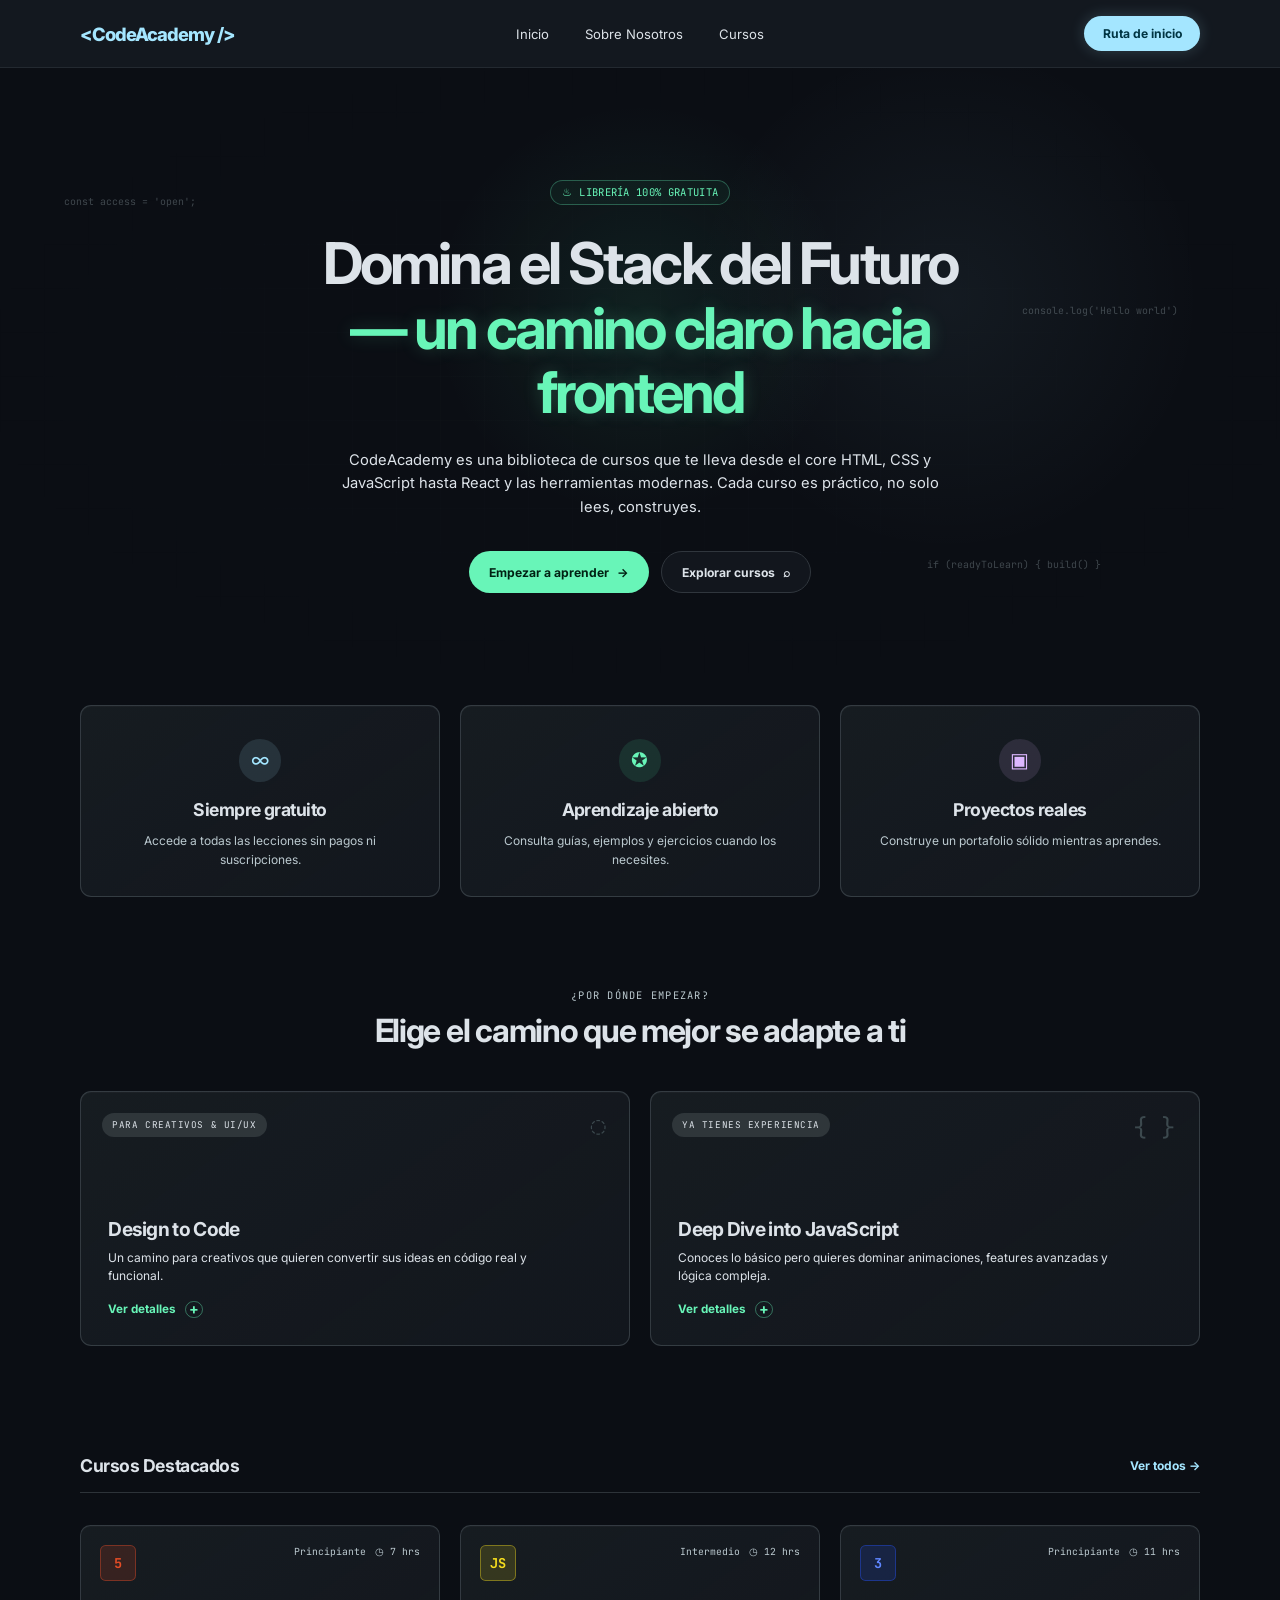
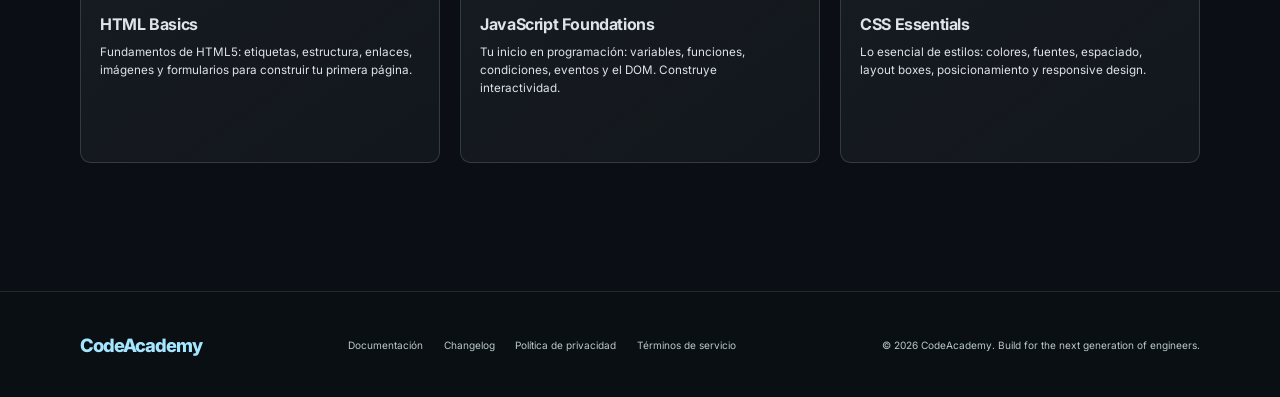
<file: index.html>
<!DOCTYPE html>
<html lang="es">
<head>
  <meta charset="UTF-8">
  <meta name="viewport" content="width=device-width, initial-scale=1.0">
  <meta name="description" content="CodeAcademy: cursos de desarrollo web para construir el stack del futuro.">
  <title>CodeAcademy | Domina el Stack del Futuro</title>
  <link rel="stylesheet" href="style.css">
  <script src="menu.js" defer></script>
</head>
<body class="pagina-inicio">
  <header class="cabecera-prueba">
    <a class="logo-prueba" href="#inicio" aria-label="Ir al inicio de CodeAcademy">&lt;CodeAcademy /&gt;</a>

    <button class="boton-menu-movil" type="button" aria-expanded="false" aria-label="Abrir menú de navegación">
      <span></span><span></span><span></span>
    </button>

    <nav class="navegacion-prueba" aria-label="Navegación principal">
      <a href="#inicio">Inicio</a>
      <a href="#cursos">Cursos</a>
      <a href="nosotros.html">Sobre Nosotros</a>
      <a class="enlace-ruta-movil" href="ruta-inicio.html">Ruta de inicio</a>
    </nav>

    <div class="acciones-prueba">
      <form class="busqueda-prueba" action="cursos.html" method="get" role="search">
        <label class="sr-only" for="buscar-tecnologia">Buscar tecnología</label>
        <input id="buscar-tecnologia" name="q" type="search" placeholder="Buscar...">
        <button type="submit" aria-label="Buscar">⌕</button>
      </form>
      <a class="boton-unirme" href="ruta-inicio.html">Ruta de inicio</a>
    </div>
  </header>

  <main>
    <section class="hero-prueba" id="inicio">
      <span class="codigo-flotante codigo-uno" aria-hidden="true">const access = 'open';</span>
      <span class="codigo-flotante codigo-dos" aria-hidden="true">console.log('Hello world')</span>
      <span class="codigo-flotante codigo-tres" aria-hidden="true">if (readyToLearn) { build() }</span>

      <div class="hero-prueba-contenido">
        <p class="badge-biblioteca"><span aria-hidden="true">♨</span> Librería 100% gratuita</p>
        <h1>Domina el Stack del Futuro <span>— un camino claro hacia frontend</span></h1>
        <p class="hero-prueba-descripcion">CodeAcademy es una biblioteca de cursos que te lleva desde el core HTML, CSS y JavaScript hasta React y las herramientas modernas. Cada curso es práctico, no solo lees, construyes.</p>
        <div class="hero-prueba-acciones">
          <a class="boton-menta" href="#rutas">Empezar a aprender <span aria-hidden="true">→</span></a>
          <a class="boton-contorno" href="cursos.html">Explorar cursos <span aria-hidden="true">⌕</span></a>
        </div>
      </div>
    </section>

    <section class="seccion-prueba beneficios-prueba" aria-label="Beneficios de CodeAcademy">
      <article class="tarjeta-beneficio-prueba">
        <span class="icono-beneficio-prueba icono-cian" aria-hidden="true">∞</span>
        <h2>Siempre gratuito</h2>
        <p>Accede a todas las lecciones sin pagos ni suscripciones.</p>
      </article>
      <article class="tarjeta-beneficio-prueba">
        <span class="icono-beneficio-prueba icono-menta" aria-hidden="true">✪</span>
        <h2>Aprendizaje abierto</h2>
        <p>Consulta guías, ejemplos y ejercicios cuando los necesites.</p>
      </article>
      <article class="tarjeta-beneficio-prueba">
        <span class="icono-beneficio-prueba icono-lila" aria-hidden="true">▣</span>
        <h2>Proyectos reales</h2>
        <p>Construye un portafolio sólido mientras aprendes.</p>
      </article>
    </section>

    <section class="seccion-prueba rutas-prueba" id="rutas">
      <div class="encabezado-rutas-prueba">
        <p>¿Por dónde empezar?</p>
        <h2>Elige el camino que mejor se adapte a ti</h2>
      </div>
      <div class="grid-rutas-prueba">
        <article class="tarjeta-ruta-prueba ruta-design ruta-expandible">
          <span class="badge-ruta">Para creativos &amp; UI/UX</span>
          <span class="marca-ruta" aria-hidden="true">◌</span>
          <div>
            <h3>Design to Code</h3>
            <p>Un camino para creativos que quieren convertir sus ideas en código real y funcional.</p>
            <button class="boton-expandir-ruta" type="button" aria-expanded="false" aria-controls="detalle-design">
              Ver detalles <span aria-hidden="true">+</span>
            </button>
            <div class="detalle-ruta" id="detalle-design">
              <div>
                <p class="detalle-ruta-intro">Ideal si quieres dar el salto de una idea visual a una interfaz accesible y responsive.</p>
                <ul>
                  <li>HTML semántico y estructura clara.</li>
                  <li>CSS moderno, Flexbox y Grid.</li>
                  <li>Tu primera landing page para portafolio.</li>
                </ul>
                <a href="detalles-html.html">Comenzar con HTML <span aria-hidden="true">→</span></a>
              </div>
            </div>
          </div>
        </article>
        <article class="tarjeta-ruta-prueba ruta-javascript ruta-expandible">
          <span class="badge-ruta">Ya tienes experiencia</span>
          <span class="marca-ruta" aria-hidden="true">{ }</span>
          <div>
            <h3>Deep Dive into JavaScript</h3>
            <p>Conoces lo básico pero quieres dominar animaciones, features avanzadas y lógica compleja.</p>
            <button class="boton-expandir-ruta" type="button" aria-expanded="false" aria-controls="detalle-javascript">
              Ver detalles <span aria-hidden="true">+</span>
            </button>
            <div class="detalle-ruta" id="detalle-javascript">
              <div>
                <p class="detalle-ruta-intro">Una ruta para consolidar tu lógica y crear aplicaciones frontend más robustas.</p>
                <ul>
                  <li>JavaScript, DOM y eventos reales.</li>
                  <li>React, TypeScript y rendimiento.</li>
                  <li>Patrones y arquitectura frontend.</li>
                </ul>
                <a href="detalles-javascript.html">Explorar JavaScript <span aria-hidden="true">→</span></a>
              </div>
            </div>
          </div>
        </article>
      </div>
    </section>

    <section class="seccion-prueba cursos-prueba" id="cursos">
      <div class="encabezado-cursos-prueba">
        <h2>Cursos Destacados</h2>
        <a href="cursos.html">Ver todos <span aria-hidden="true">→</span></a>
      </div>
      <div class="grid-cursos-prueba">
        <article class="tarjeta-curso-prueba">
          <div class="meta-curso-prueba">
            <span class="logo-tecnologia html">5</span>
            <p><span>Principiante</span><span>◷ 7 hrs</span></p>
          </div>
          <h3>HTML Basics</h3>
          <p>Fundamentos de HTML5: etiquetas, estructura, enlaces, imágenes y formularios para construir tu primera página.</p>
          <a href="detalles-html.html" aria-label="Abrir lección de HTML Basics"></a>
        </article>
        <article class="tarjeta-curso-prueba">
          <div class="meta-curso-prueba">
            <span class="logo-tecnologia javascript">JS</span>
            <p><span>Intermedio</span><span>◷ 12 hrs</span></p>
          </div>
          <h3>JavaScript Foundations</h3>
          <p>Tu inicio en programación: variables, funciones, condiciones, eventos y el DOM. Construye interactividad.</p>
          <a href="detalles-javascript.html" aria-label="Abrir lección de JavaScript Foundations"></a>
        </article>
        <article class="tarjeta-curso-prueba">
          <div class="meta-curso-prueba">
            <span class="logo-tecnologia css">3</span>
            <p><span>Principiante</span><span>◷ 11 hrs</span></p>
          </div>
          <h3>CSS Essentials</h3>
          <p>Lo esencial de estilos: colores, fuentes, espaciado, layout boxes, posicionamiento y responsive design.</p>
          <a href="detalles-css.html" aria-label="Abrir lección de CSS Essentials"></a>
        </article>
      </div>
    </section>

  </main>

  <footer class="pie-prueba">
    <a class="logo-prueba" href="#inicio">CodeAcademy</a>
    <nav aria-label="Enlaces secundarios">
      <a href="#documentacion">Documentación</a>
      <a href="#changelog">Changelog</a>
      <a href="#privacidad">Política de privacidad</a>
      <a href="#terminos">Términos de servicio</a>
    </nav>
    <p>© 2026 CodeAcademy. Build for the next generation of engineers.</p>
  </footer>
</body>
</html>
</file>
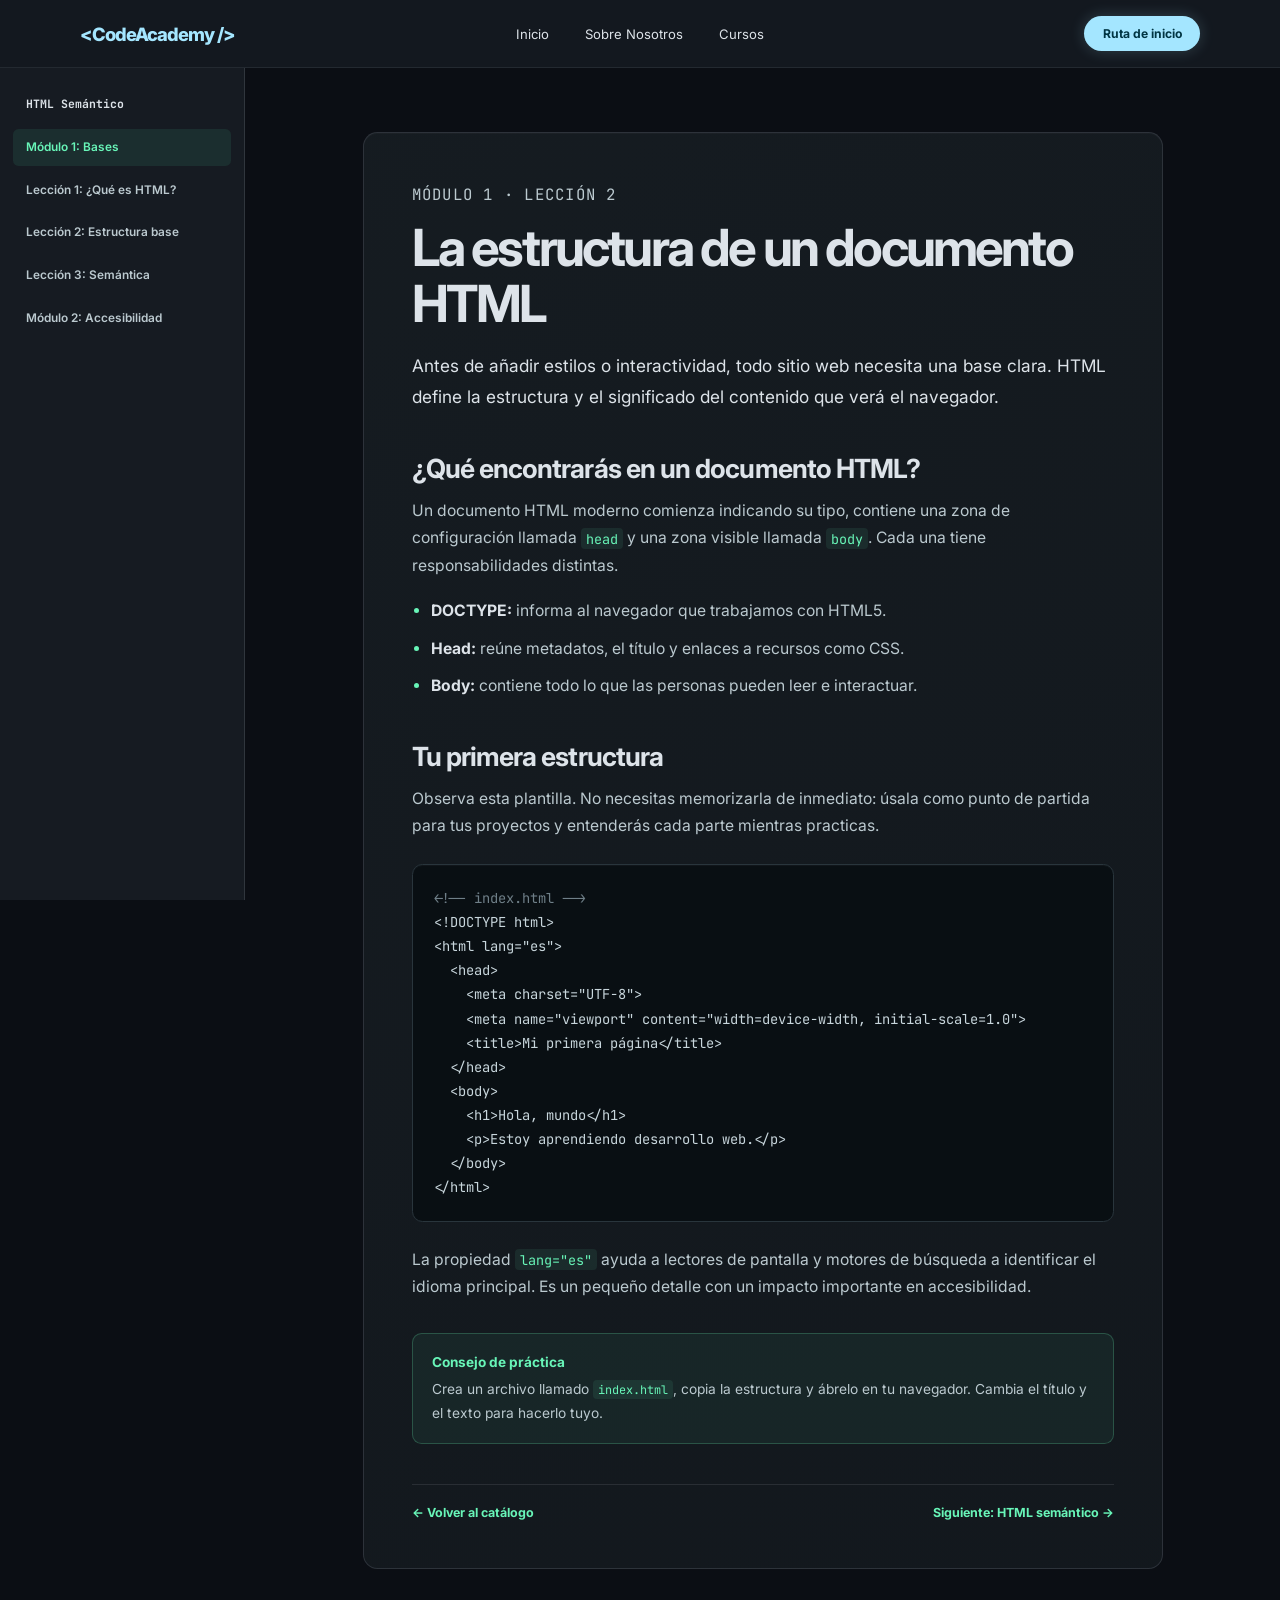
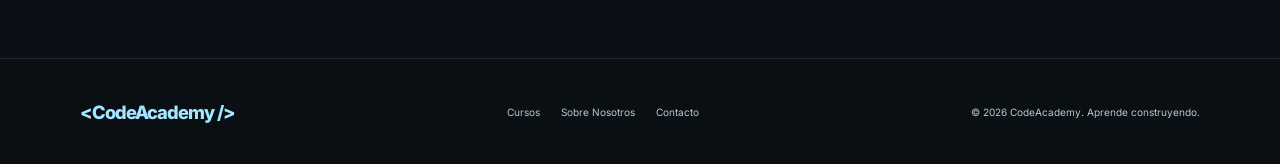
<file: aula-leccion.html>
<!DOCTYPE html>
<html lang="es">
<head>
  <meta charset="UTF-8">
  <meta name="viewport" content="width=device-width, initial-scale=1.0">
  <meta name="description" content="Lección de HTML semántico en CodeAcademy">
  <title>HTML semántico | CodeAcademy</title>
  <link rel="stylesheet" href="style.css">
  <script src="menu.js" defer></script>
</head>
<body>
  <header class="cabecera-prueba">
    <a class="logo-prueba" href="index.html#inicio" aria-label="Ir al inicio de CodeAcademy">&lt;CodeAcademy /&gt;</a>
    <button class="boton-menu-movil" type="button" aria-expanded="false" aria-label="Abrir menú de navegación"><span></span><span></span><span></span></button>
    <nav class="navegacion-prueba" aria-label="Navegación principal">
      <a href="index.html#inicio">Inicio</a>
      <a href="cursos.html">Cursos</a>
      <a href="nosotros.html">Sobre Nosotros</a>
      <a class="enlace-ruta-movil" href="ruta-inicio.html">Ruta de inicio</a>
    </nav>
    <div class="acciones-prueba">
      <form class="busqueda-prueba" action="cursos.html" method="get" role="search">
        <label class="sr-only" for="buscar-tecnologia">Buscar tecnología</label>
        <input id="buscar-tecnologia" name="q" type="search" placeholder="Buscar...">
        <button type="submit" aria-label="Buscar">⌕</button>
      </form>
      <a class="boton-unirme" href="ruta-inicio.html">Ruta de inicio</a>
    </div>
  </header>

  <div class="dashboard-layout aula-layout">
    <aside class="sidebar-alumno sidebar-aula">
      <nav class="nav-alumno indice-curso" aria-label="Índice del curso">
        <p class="titulo-indice">HTML Semántico</p>
        <a class="enlace-activo" href="#modulo-1">Módulo 1: Bases</a>
        <a href="#que-es-html">Lección 1: ¿Qué es HTML?</a>
        <a href="#estructura">Lección 2: Estructura base</a>
        <a href="#semantica">Lección 3: Semántica</a>
        <a href="#siguiente-modulo">Módulo 2: Accesibilidad</a>
      </nav>
    </aside>

    <main class="contenido-dashboard aula-principal">
      <article class="contenido-leccion" id="modulo-1">
        <p class="eyebrow">MÓDULO 1 · LECCIÓN 2</p>
        <h1 id="estructura">La estructura de un documento HTML</h1>
        <p class="intro-leccion">Antes de añadir estilos o interactividad, todo sitio web necesita una base clara. HTML define la estructura y el significado del contenido que verá el navegador.</p>

        <h2 id="que-es-html">¿Qué encontrarás en un documento HTML?</h2>
        <p>Un documento HTML moderno comienza indicando su tipo, contiene una zona de configuración llamada <code>head</code> y una zona visible llamada <code>body</code>. Cada una tiene responsabilidades distintas.</p>
        <ul>
          <li><strong>DOCTYPE:</strong> informa al navegador que trabajamos con HTML5.</li>
          <li><strong>Head:</strong> reúne metadatos, el título y enlaces a recursos como CSS.</li>
          <li><strong>Body:</strong> contiene todo lo que las personas pueden leer e interactuar.</li>
        </ul>

        <h2 id="semantica">Tu primera estructura</h2>
        <p>Observa esta plantilla. No necesitas memorizarla de inmediato: úsala como punto de partida para tus proyectos y entenderás cada parte mientras practicas.</p>

        <pre><code><span class="codigo-comentario">&lt;!-- index.html --&gt;</span>
&lt;!DOCTYPE html&gt;
&lt;html lang="es"&gt;
  &lt;head&gt;
    &lt;meta charset="UTF-8"&gt;
    &lt;meta name="viewport" content="width=device-width, initial-scale=1.0"&gt;
    &lt;title&gt;Mi primera página&lt;/title&gt;
  &lt;/head&gt;
  &lt;body&gt;
    &lt;h1&gt;Hola, mundo&lt;/h1&gt;
    &lt;p&gt;Estoy aprendiendo desarrollo web.&lt;/p&gt;
  &lt;/body&gt;
&lt;/html&gt;</code></pre>

        <p>La propiedad <code>lang="es"</code> ayuda a lectores de pantalla y motores de búsqueda a identificar el idioma principal. Es un pequeño detalle con un impacto importante en accesibilidad.</p>

        <aside class="nota-leccion">
          <strong>Consejo de práctica</strong>
          <p>Crea un archivo llamado <code>index.html</code>, copia la estructura y ábrelo en tu navegador. Cambia el título y el texto para hacerlo tuyo.</p>
        </aside>

        <nav class="navegacion-leccion" id="siguiente-modulo" aria-label="Navegación de lecciones">
          <a href="cursos.html">← Volver al catálogo</a>
          <a href="#semantica">Siguiente: HTML semántico →</a>
        </nav>
      </article>
    </main>
  </div>

  <footer class="pie-prueba">
    <a class="logo-prueba" href="index.html#inicio">&lt;CodeAcademy /&gt;</a>
    <nav aria-label="Enlaces secundarios">
      <a href="cursos.html">Cursos</a>
      <a href="nosotros.html">Sobre Nosotros</a>
      <a href="nosotros.html">Contacto</a>
    </nav>
    <p>© 2026 CodeAcademy. Aprende construyendo.</p>
  </footer>
</body>
</html>
</file>
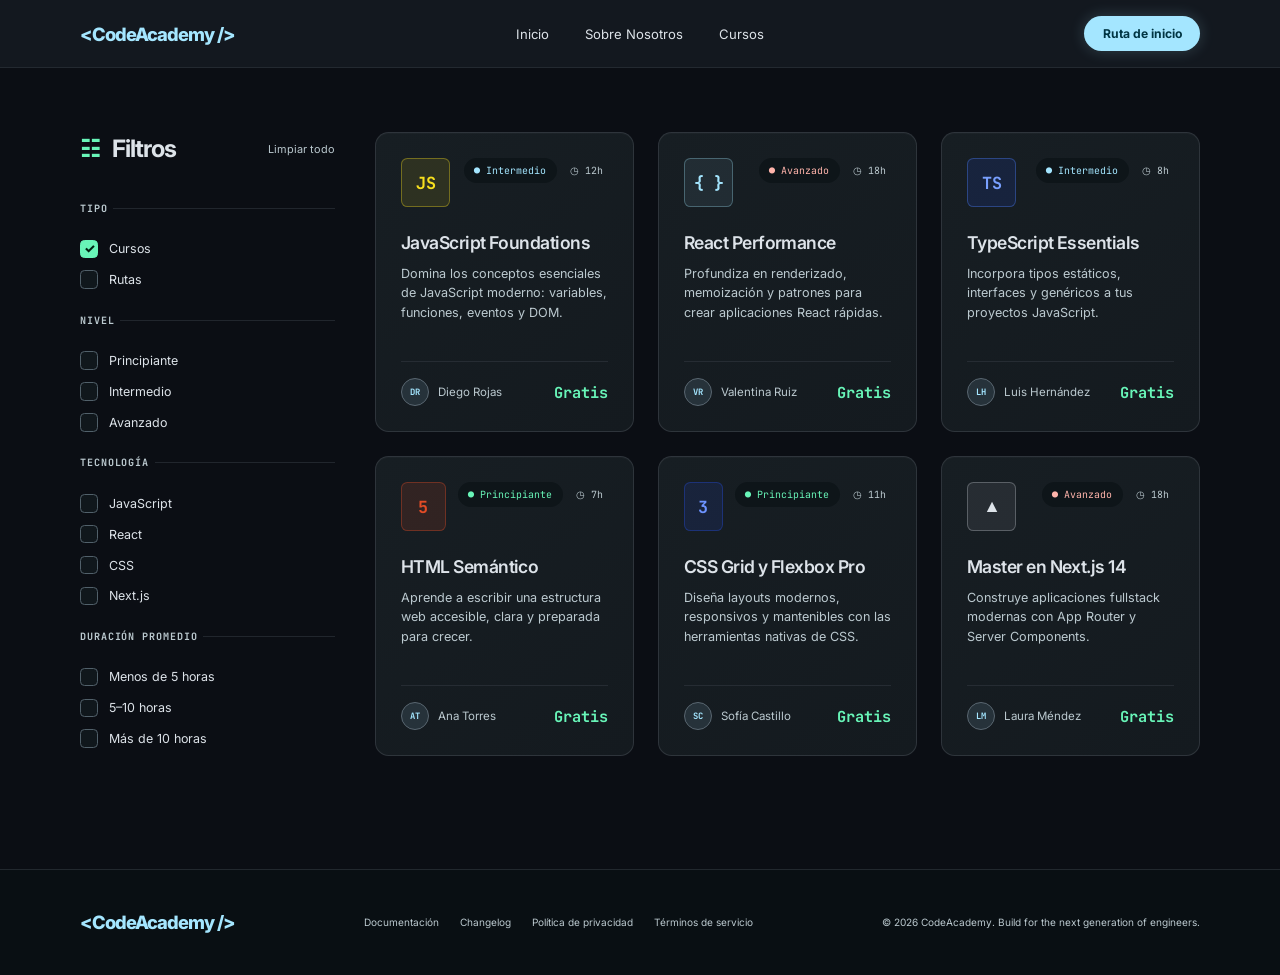
<file: cursos.html>
<!DOCTYPE html>
<html lang="es">
<head>
  <meta charset="UTF-8">
  <meta name="viewport" content="width=device-width, initial-scale=1.0">
  <meta name="description" content="Cursos de desarrollo web en CodeAcademy">
  <title>CodeAcademy | Cursos de Desarrollo Web</title>
  <link rel="stylesheet" href="style.css">
  <script src="menu.js" defer></script>
  <script src="catalogo.js" defer></script>
</head>
<body>
<header class="cabecera-prueba">
    <a class="logo-prueba" href="index.html#inicio" aria-label="Ir al inicio de CodeAcademy">&lt;CodeAcademy /&gt;</a>
    <button class="boton-menu-movil" type="button" aria-expanded="false" aria-label="Abrir menú de navegación"><span></span><span></span><span></span></button>
    <nav class="navegacion-prueba" aria-label="Navegación principal">
      <a href="index.html#inicio">Inicio</a>
      <a href="cursos.html">Cursos</a>
      <a href="nosotros.html">Sobre Nosotros</a>
      <a class="enlace-ruta-movil" href="ruta-inicio.html">Ruta de inicio</a>
    </nav>
    <div class="acciones-prueba">
      <form class="busqueda-prueba" action="cursos.html" method="get" role="search">
        <label class="sr-only" for="buscar-tecnologia">Buscar tecnología</label>
        <input id="buscar-tecnologia" name="q" type="search" placeholder="Buscar...">
        <button type="submit" aria-label="Buscar">⌕</button>
      </form>
      <a class="boton-unirme" href="ruta-inicio.html">Ruta de inicio</a>
    </div>
  </header>

<main class="contenedor-cursos catalogo-cursos-v2">
    <aside class="sidebar-filtros filtros-v2">
      <div class="encabezado-filtros-v2">
        <h1><span aria-hidden="true">☷</span> Filtros</h1>
        <button id="limpiar-filtros" type="button">Limpiar todo</button>
      </div>

      <fieldset class="grupo-filtros">
        <legend>Tipo</legend>
        <label><input type="checkbox" checked> <span>Cursos</span></label>
        <label><input type="checkbox"> <span>Rutas</span></label>
      </fieldset>

      <fieldset class="grupo-filtros">
        <legend>Nivel</legend>
        <label><input type="checkbox"> <span>Principiante</span></label>
        <label><input type="checkbox"> <span>Intermedio</span></label>
        <label><input type="checkbox"> <span>Avanzado</span></label>
      </fieldset>

      <fieldset class="grupo-filtros">
        <legend>Tecnología</legend>
        <label><input type="checkbox"> <span>JavaScript</span></label>
        <label><input type="checkbox"> <span>React</span></label>
        <label><input type="checkbox"> <span>CSS</span></label>
        <label><input type="checkbox"> <span>Next.js</span></label>
      </fieldset>

      <fieldset class="grupo-filtros">
        <legend>Duración promedio</legend>
        <label><input type="checkbox"> <span>Menos de 5 horas</span></label>
        <label><input type="checkbox"> <span>5–10 horas</span></label>
        <label><input type="checkbox"> <span>Más de 10 horas</span></label>
      </fieldset>
    </aside>

    <section class="catalogo-grid catalogo-v2" aria-labelledby="titulo-catalogo">
      <h2 class="sr-only" id="titulo-catalogo">Catálogo de cursos</h2>
      <div class="grid-catalogo-cursos grid-catalogo-v2">
        <article class="tarjeta-catalogo-v2" data-tipo="curso" data-nivel="intermedio" data-tecnologias="javascript" data-duracion="12" data-orden="1">
          <div class="curso-cabecera-v2">
            <span class="logo-curso-v2 logo-js">JS</span>
            <div><span class="nivel-v2 nivel-intermedio">● Intermedio</span><span class="duracion-v2">◷ 12h</span></div>
          </div>
          <h3>JavaScript Foundations</h3>
          <p>Domina los conceptos esenciales de JavaScript moderno: variables, funciones, eventos y DOM.</p>
          <div class="curso-pie-v2"><span class="instructor-v2">DR</span><span>Diego Rojas</span><strong>Gratis</strong></div>
          <a href="detalles-javascript.html" aria-label="Abrir lección de JavaScript Foundations"></a>
        </article>

        <article class="tarjeta-catalogo-v2" data-tipo="curso" data-nivel="avanzado" data-tecnologias="react typescript" data-duracion="18" data-orden="2">
          <div class="curso-cabecera-v2">
            <span class="logo-curso-v2 logo-react">{ }</span>
            <div><span class="nivel-v2 nivel-avanzado">● Avanzado</span><span class="duracion-v2">◷ 18h</span></div>
          </div>
          <h3>React Performance</h3>
          <p>Profundiza en renderizado, memoización y patrones para crear aplicaciones React rápidas.</p>
          <div class="curso-pie-v2"><span class="instructor-v2">VR</span><span>Valentina Ruiz</span><strong>Gratis</strong></div>
          <a href="detalles-react-typescript.html" aria-label="Abrir lección de React Performance"></a>
        </article>

        <article class="tarjeta-catalogo-v2" data-tipo="curso" data-nivel="intermedio" data-tecnologias="typescript javascript" data-duracion="8" data-orden="3">
          <div class="curso-cabecera-v2">
            <span class="logo-curso-v2 logo-ts">TS</span>
            <div><span class="nivel-v2 nivel-intermedio">● Intermedio</span><span class="duracion-v2">◷ 8h</span></div>
          </div>
          <h3>TypeScript Essentials</h3>
          <p>Incorpora tipos estáticos, interfaces y genéricos a tus proyectos JavaScript.</p>
          <div class="curso-pie-v2"><span class="instructor-v2">LH</span><span>Luis Hernández</span><strong>Gratis</strong></div>
          <a href="detalles-react-typescript.html" aria-label="Abrir lección de TypeScript Essentials"></a>
        </article>

        <article class="tarjeta-catalogo-v2" data-tipo="curso" data-nivel="principiante" data-tecnologias="html" data-duracion="7" data-orden="4">
          <div class="curso-cabecera-v2">
            <span class="logo-curso-v2 logo-html">5</span>
            <div><span class="nivel-v2 nivel-principiante">● Principiante</span><span class="duracion-v2">◷ 7h</span></div>
          </div>
          <h3>HTML Semántico</h3>
          <p>Aprende a escribir una estructura web accesible, clara y preparada para crecer.</p>
          <div class="curso-pie-v2"><span class="instructor-v2">AT</span><span>Ana Torres</span><strong>Gratis</strong></div>
          <a href="detalles-html.html" aria-label="Abrir lección de HTML Semántico"></a>
        </article>

        <article class="tarjeta-catalogo-v2" data-tipo="curso" data-nivel="principiante" data-tecnologias="css" data-duracion="11" data-orden="5">
          <div class="curso-cabecera-v2">
            <span class="logo-curso-v2 logo-css">3</span>
            <div><span class="nivel-v2 nivel-principiante">● Principiante</span><span class="duracion-v2">◷ 11h</span></div>
          </div>
          <h3>CSS Grid y Flexbox Pro</h3>
          <p>Diseña layouts modernos, responsivos y mantenibles con las herramientas nativas de CSS.</p>
          <div class="curso-pie-v2"><span class="instructor-v2">SC</span><span>Sofía Castillo</span><strong>Gratis</strong></div>
          <a href="detalles-css.html" aria-label="Abrir lección de CSS Grid y Flexbox Pro"></a>
        </article>

        <article class="tarjeta-catalogo-v2" data-tipo="curso" data-nivel="avanzado" data-tecnologias="nextjs react" data-duracion="18" data-orden="6">
          <div class="curso-cabecera-v2">
            <span class="logo-curso-v2 logo-next">▲</span>
            <div><span class="nivel-v2 nivel-avanzado">● Avanzado</span><span class="duracion-v2">◷ 18h</span></div>
          </div>
          <h3>Master en Next.js 14</h3>
          <p>Construye aplicaciones fullstack modernas con App Router y Server Components.</p>
          <div class="curso-pie-v2"><span class="instructor-v2">LM</span><span>Laura Méndez</span><strong>Gratis</strong></div>
          <a href="detalles-curso.html" aria-label="Abrir lección de Master en Next.js 14"></a>
        </article>
      </div>

    </section>
  </main>

<footer class="pie-prueba">
    <a class="logo-prueba" href="index.html#inicio">&lt;CodeAcademy /&gt;</a>
    <nav aria-label="Enlaces secundarios">
      <a href="cursos.html">Documentación</a>
      <a href="index.html#sobre-nosotros">Changelog</a>
      <a href="index.html#sobre-nosotros">Política de privacidad</a>
      <a href="index.html#sobre-nosotros">Términos de servicio</a>
    </nav>
    <p>© 2026 CodeAcademy. Build for the next generation of engineers.</p>
  </footer>
</body>
</html>
</file>
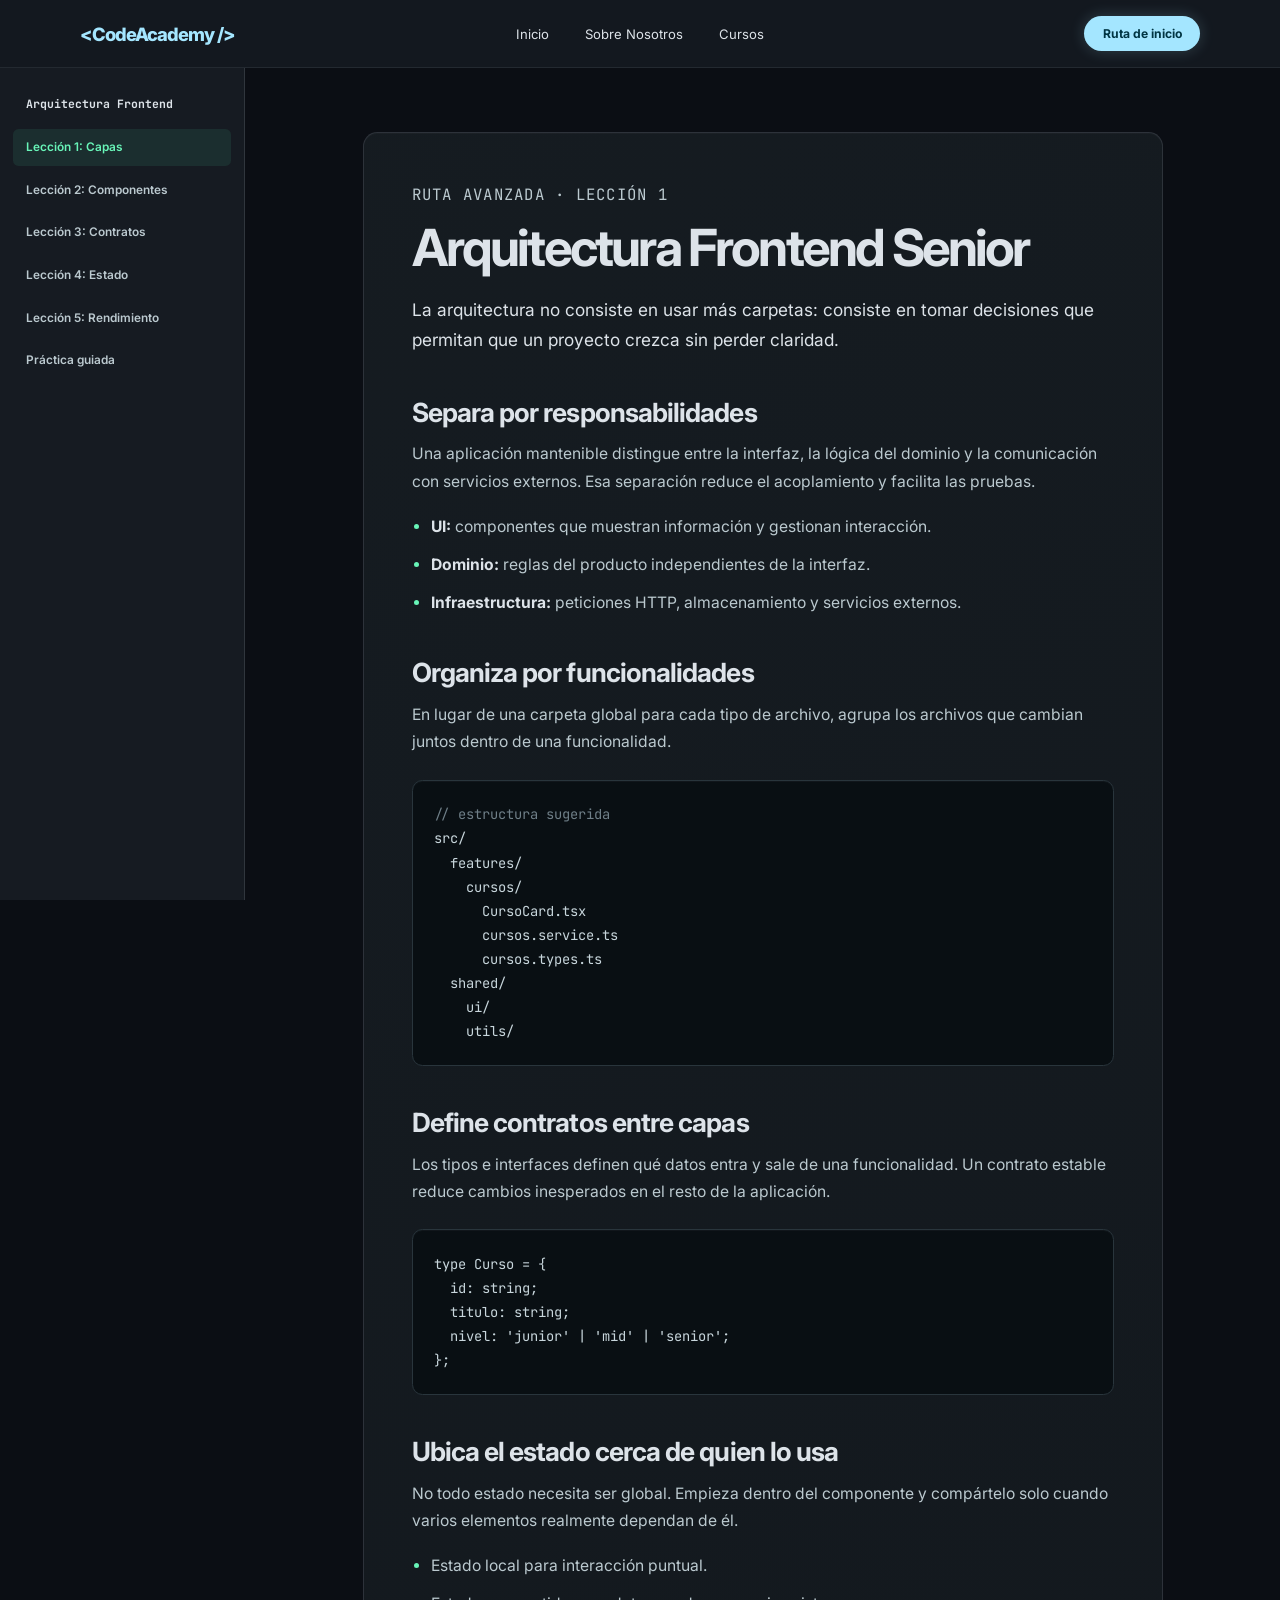
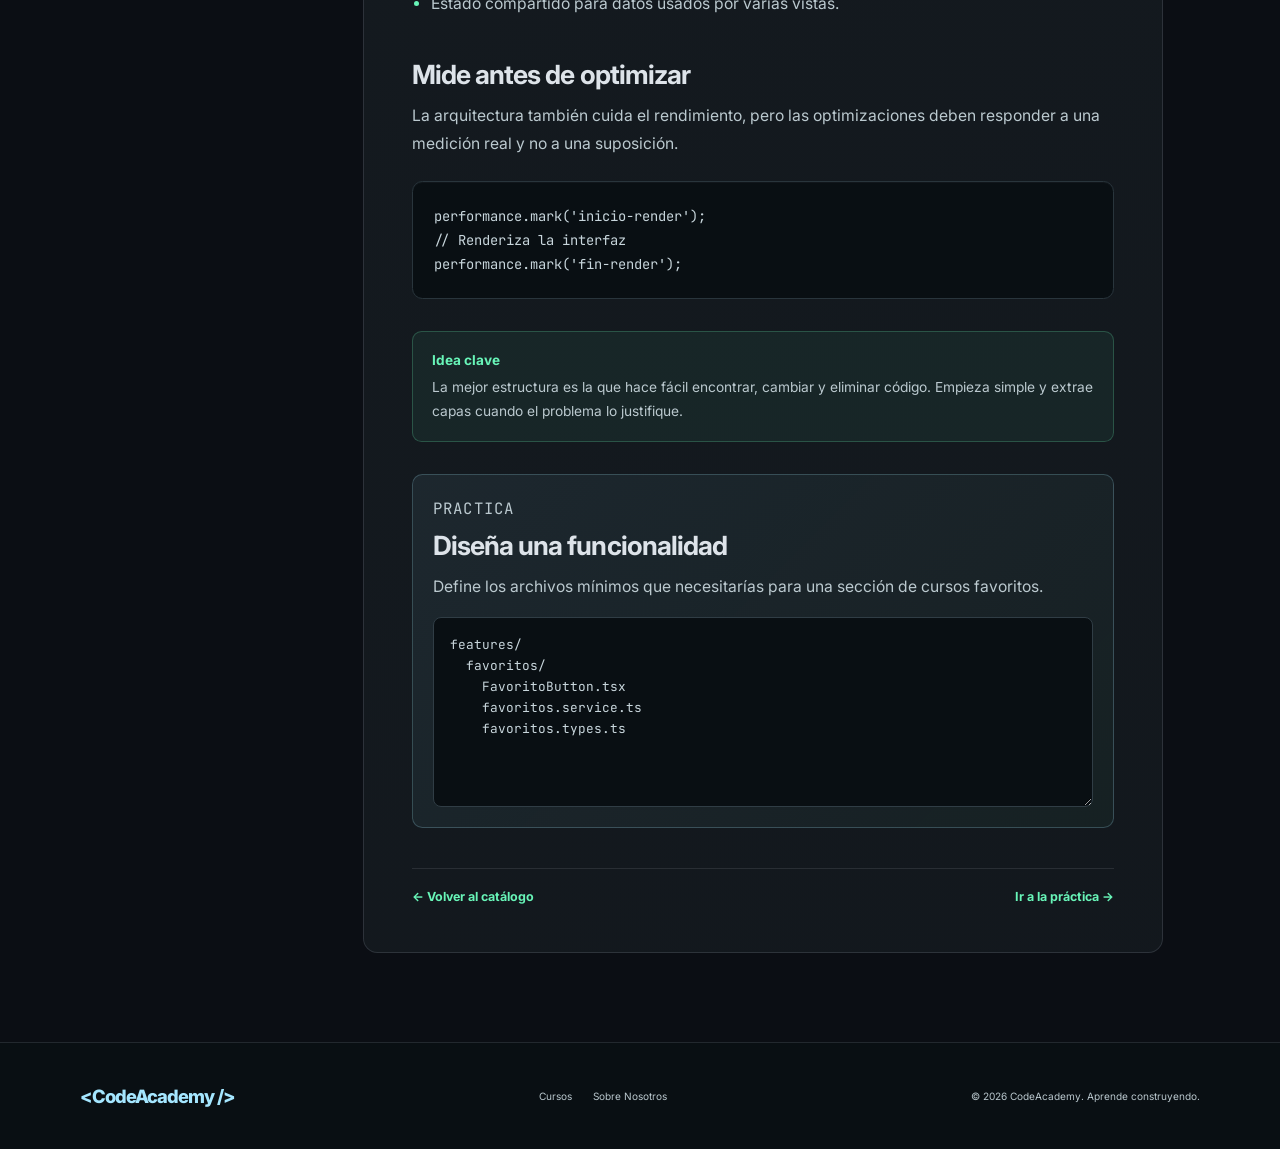
<file: detalles-arquitectura.html>
<!DOCTYPE html>
<html lang="es">
<head><meta charset="UTF-8"><meta name="viewport" content="width=device-width, initial-scale=1.0"><meta name="description" content="Guía abierta de arquitectura frontend"><title>Arquitectura Frontend | CodeAcademy</title><link rel="stylesheet" href="style.css"><script src="menu.js" defer></script></head>
<body>
  <header class="cabecera-prueba"><a class="logo-prueba" href="index.html#inicio">&lt;CodeAcademy /&gt;</a><button class="boton-menu-movil" type="button" aria-expanded="false" aria-label="Abrir menú de navegación"><span></span><span></span><span></span></button><nav class="navegacion-prueba" aria-label="Navegación principal"><a href="index.html#inicio">Inicio</a><a href="cursos.html">Cursos</a><a href="nosotros.html">Sobre Nosotros</a><a class="enlace-ruta-movil" href="ruta-inicio.html">Ruta de inicio</a></nav><div class="acciones-prueba"><form class="busqueda-prueba" action="cursos.html" method="get"><label class="sr-only" for="buscar-arquitectura">Buscar tecnología</label><input id="buscar-arquitectura" name="q" type="search" placeholder="Buscar..."><button type="submit" aria-label="Buscar">⌕</button></form><a class="boton-unirme" href="ruta-inicio.html">Ruta de inicio</a></div></header>
  <div class="dashboard-layout aula-layout"><aside class="sidebar-alumno sidebar-aula"><nav class="nav-alumno indice-curso" aria-label="Índice del curso"><p class="titulo-indice">Arquitectura Frontend</p><a class="enlace-activo" href="#capas">Lección 1: Capas</a><a href="#componentes">Lección 2: Componentes</a><a href="#contratos-arq">Lección 3: Contratos</a><a href="#estado-arq">Lección 4: Estado</a><a href="#rendimiento-arq">Lección 5: Rendimiento</a><a href="#practica-arquitectura">Práctica guiada</a></nav></aside>
    <main class="contenido-dashboard aula-principal"><article class="contenido-leccion" id="arquitectura"><p class="eyebrow">RUTA AVANZADA · LECCIÓN 1</p><h1>Arquitectura Frontend Senior</h1><p class="intro-leccion">La arquitectura no consiste en usar más carpetas: consiste en tomar decisiones que permitan que un proyecto crezca sin perder claridad.</p>
      <h2 id="capas">Separa por responsabilidades</h2><p>Una aplicación mantenible distingue entre la interfaz, la lógica del dominio y la comunicación con servicios externos. Esa separación reduce el acoplamiento y facilita las pruebas.</p><ul><li><strong>UI:</strong> componentes que muestran información y gestionan interacción.</li><li><strong>Dominio:</strong> reglas del producto independientes de la interfaz.</li><li><strong>Infraestructura:</strong> peticiones HTTP, almacenamiento y servicios externos.</li></ul>
      <h2 id="componentes">Organiza por funcionalidades</h2><p>En lugar de una carpeta global para cada tipo de archivo, agrupa los archivos que cambian juntos dentro de una funcionalidad.</p>
      <pre><code><span class="codigo-comentario">// estructura sugerida</span>
src/
  features/
    cursos/
      CursoCard.tsx
      cursos.service.ts
      cursos.types.ts
  shared/
    ui/
    utils/</code></pre>
      <section class="leccion-bloque" id="contratos-arq"><h2>Define contratos entre capas</h2><p>Los tipos e interfaces definen qué datos entra y sale de una funcionalidad. Un contrato estable reduce cambios inesperados en el resto de la aplicación.</p><pre><code>type Curso = {
  id: string;
  titulo: string;
  nivel: 'junior' | 'mid' | 'senior';
};</code></pre></section>
      <section class="leccion-bloque" id="estado-arq"><h2>Ubica el estado cerca de quien lo usa</h2><p>No todo estado necesita ser global. Empieza dentro del componente y compártelo solo cuando varios elementos realmente dependan de él.</p><ul><li>Estado local para interacción puntual.</li><li>Estado compartido para datos usados por varias vistas.</li></ul></section>
      <section class="leccion-bloque" id="rendimiento-arq"><h2>Mide antes de optimizar</h2><p>La arquitectura también cuida el rendimiento, pero las optimizaciones deben responder a una medición real y no a una suposición.</p><pre><code>performance.mark('inicio-render');
// Renderiza la interfaz
performance.mark('fin-render');</code></pre></section>
      <aside class="nota-leccion"><strong>Idea clave</strong><p>La mejor estructura es la que hace fácil encontrar, cambiar y eliminar código. Empieza simple y extrae capas cuando el problema lo justifique.</p></aside>
      <section class="practica-leccion" id="practica-arquitectura"><div><p class="eyebrow">PRACTICA</p><h2>Diseña una funcionalidad</h2><p>Define los archivos mínimos que necesitarías para una sección de cursos favoritos.</p></div><label for="editor-arquitectura" class="sr-only">Editor de práctica de arquitectura</label><textarea id="editor-arquitectura" spellcheck="false">features/
  favoritos/
    FavoritoButton.tsx
    favoritos.service.ts
    favoritos.types.ts</textarea></section>
      <nav class="navegacion-leccion" aria-label="Navegación de lecciones"><a href="cursos.html">← Volver al catálogo</a><a href="#practica-arquitectura">Ir a la práctica →</a></nav>
    </article></main></div>
  <footer class="pie-prueba"><a class="logo-prueba" href="index.html#inicio">&lt;CodeAcademy /&gt;</a><nav aria-label="Enlaces secundarios"><a href="cursos.html">Cursos</a><a href="nosotros.html">Sobre Nosotros</a></nav><p>© 2026 CodeAcademy. Aprende construyendo.</p></footer>
</body></html>
</file>
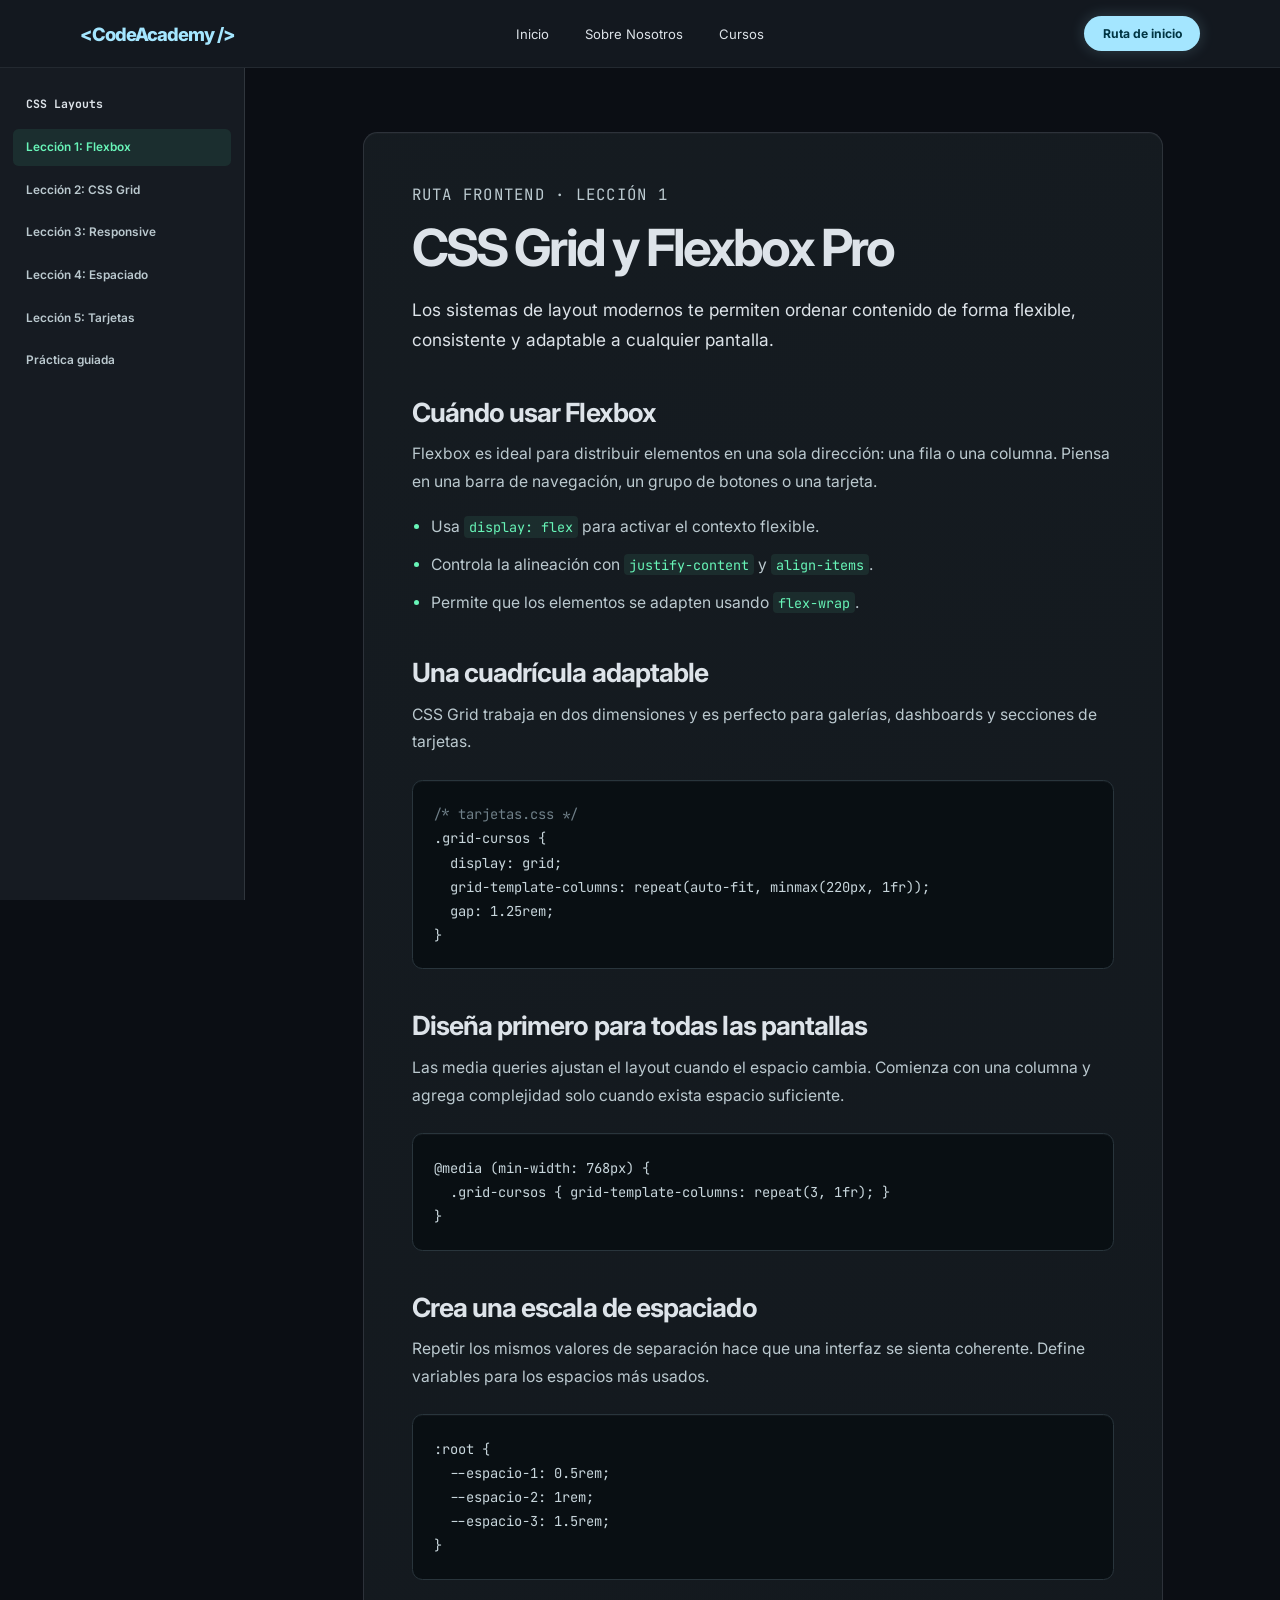
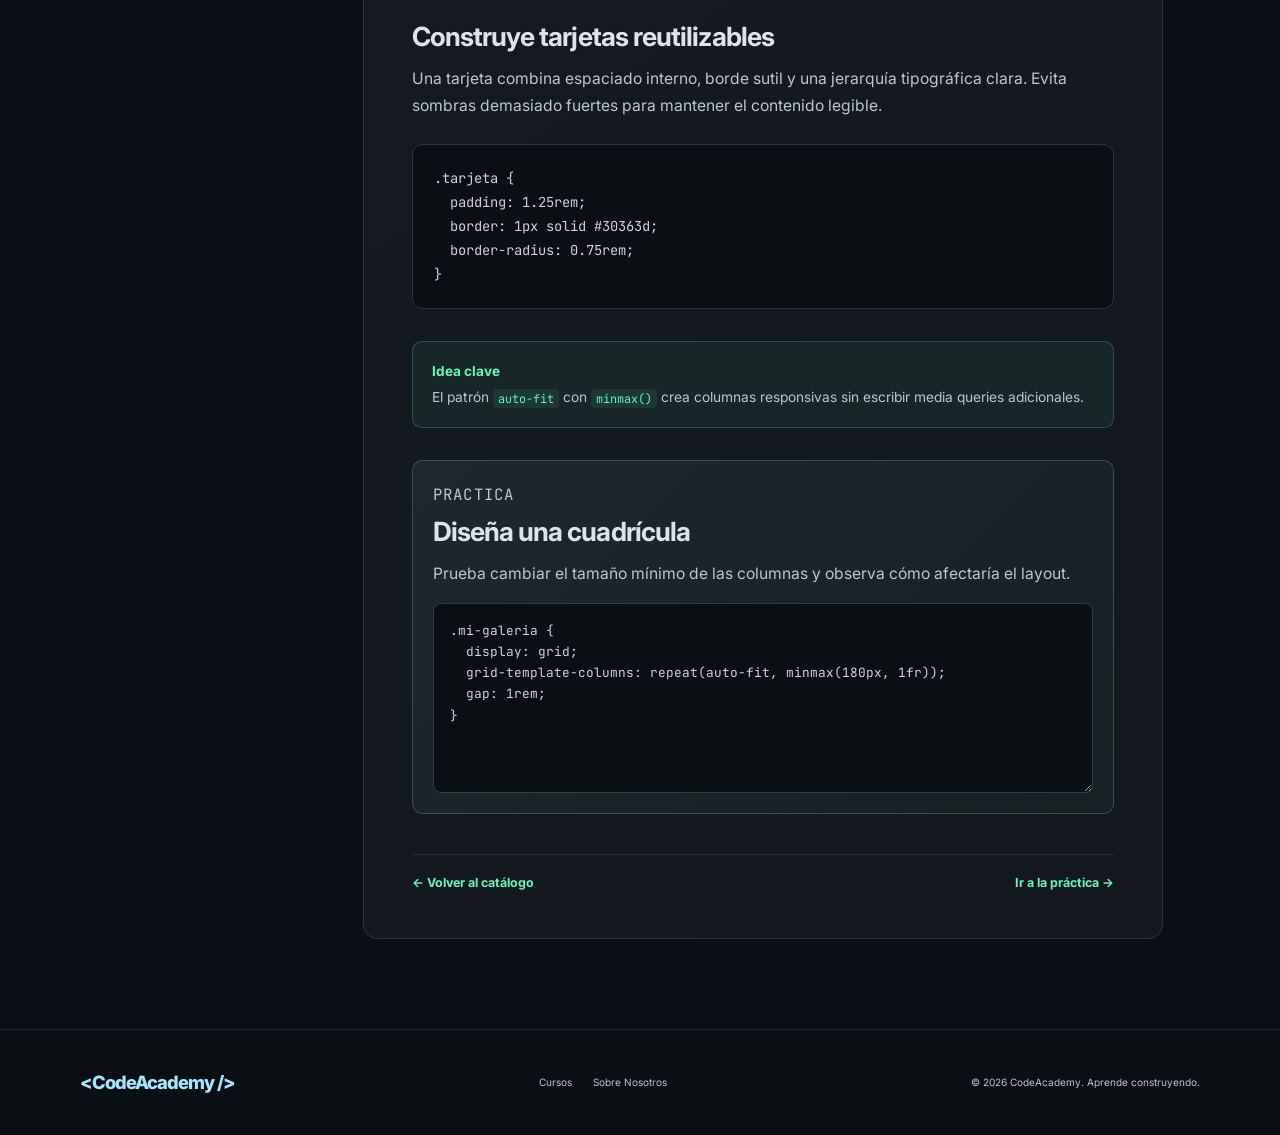
<file: detalles-css.html>
<!DOCTYPE html>
<html lang="es">
<head><meta charset="UTF-8"><meta name="viewport" content="width=device-width, initial-scale=1.0"><meta name="description" content="Guía abierta de CSS Grid y Flexbox"><title>CSS Grid y Flexbox Pro | CodeAcademy</title><link rel="stylesheet" href="style.css"><script src="menu.js" defer></script></head>
<body>
  <header class="cabecera-prueba"><a class="logo-prueba" href="index.html#inicio">&lt;CodeAcademy /&gt;</a><button class="boton-menu-movil" type="button" aria-expanded="false" aria-label="Abrir menú de navegación"><span></span><span></span><span></span></button><nav class="navegacion-prueba" aria-label="Navegación principal"><a href="index.html#inicio">Inicio</a><a href="cursos.html">Cursos</a><a href="nosotros.html">Sobre Nosotros</a><a class="enlace-ruta-movil" href="ruta-inicio.html">Ruta de inicio</a></nav><div class="acciones-prueba"><form class="busqueda-prueba" action="cursos.html" method="get"><label class="sr-only" for="buscar-css">Buscar tecnología</label><input id="buscar-css" name="q" type="search" placeholder="Buscar..."><button type="submit" aria-label="Buscar">⌕</button></form><a class="boton-unirme" href="ruta-inicio.html">Ruta de inicio</a></div></header>
  <div class="dashboard-layout aula-layout"><aside class="sidebar-alumno sidebar-aula"><nav class="nav-alumno indice-curso" aria-label="Índice del curso"><p class="titulo-indice">CSS Layouts</p><a class="enlace-activo" href="#flexbox">Lección 1: Flexbox</a><a href="#grid">Lección 2: CSS Grid</a><a href="#responsive-css">Lección 3: Responsive</a><a href="#espaciado-css">Lección 4: Espaciado</a><a href="#tarjetas-css">Lección 5: Tarjetas</a><a href="#practica-css">Práctica guiada</a></nav></aside>
    <main class="contenido-dashboard aula-principal"><article class="contenido-leccion" id="bases-css"><p class="eyebrow">RUTA FRONTEND · LECCIÓN 1</p><h1>CSS Grid y Flexbox Pro</h1><p class="intro-leccion">Los sistemas de layout modernos te permiten ordenar contenido de forma flexible, consistente y adaptable a cualquier pantalla.</p>
      <h2 id="flexbox">Cuándo usar Flexbox</h2><p>Flexbox es ideal para distribuir elementos en una sola dirección: una fila o una columna. Piensa en una barra de navegación, un grupo de botones o una tarjeta.</p><ul><li>Usa <code>display: flex</code> para activar el contexto flexible.</li><li>Controla la alineación con <code>justify-content</code> y <code>align-items</code>.</li><li>Permite que los elementos se adapten usando <code>flex-wrap</code>.</li></ul>
      <h2 id="grid">Una cuadrícula adaptable</h2><p>CSS Grid trabaja en dos dimensiones y es perfecto para galerías, dashboards y secciones de tarjetas.</p>
      <pre><code><span class="codigo-comentario">/* tarjetas.css */</span>
.grid-cursos {
  display: grid;
  grid-template-columns: repeat(auto-fit, minmax(220px, 1fr));
  gap: 1.25rem;
}</code></pre>
      <section class="leccion-bloque" id="responsive-css"><h2>Diseña primero para todas las pantallas</h2><p>Las media queries ajustan el layout cuando el espacio cambia. Comienza con una columna y agrega complejidad solo cuando exista espacio suficiente.</p><pre><code>@media (min-width: 768px) {
  .grid-cursos { grid-template-columns: repeat(3, 1fr); }
}</code></pre></section>
      <section class="leccion-bloque" id="espaciado-css"><h2>Crea una escala de espaciado</h2><p>Repetir los mismos valores de separación hace que una interfaz se sienta coherente. Define variables para los espacios más usados.</p><pre><code>:root {
  --espacio-1: 0.5rem;
  --espacio-2: 1rem;
  --espacio-3: 1.5rem;
}</code></pre></section>
      <section class="leccion-bloque" id="tarjetas-css"><h2>Construye tarjetas reutilizables</h2><p>Una tarjeta combina espaciado interno, borde sutil y una jerarquía tipográfica clara. Evita sombras demasiado fuertes para mantener el contenido legible.</p><pre><code>.tarjeta {
  padding: 1.25rem;
  border: 1px solid #30363d;
  border-radius: 0.75rem;
}</code></pre></section>
      <aside class="nota-leccion"><strong>Idea clave</strong><p>El patrón <code>auto-fit</code> con <code>minmax()</code> crea columnas responsivas sin escribir media queries adicionales.</p></aside>
      <section class="practica-leccion" id="practica-css"><div><p class="eyebrow">PRACTICA</p><h2>Diseña una cuadrícula</h2><p>Prueba cambiar el tamaño mínimo de las columnas y observa cómo afectaría el layout.</p></div><label for="editor-css" class="sr-only">Editor de práctica CSS</label><textarea id="editor-css" spellcheck="false">.mi-galeria {
  display: grid;
  grid-template-columns: repeat(auto-fit, minmax(180px, 1fr));
  gap: 1rem;
}</textarea></section>
      <nav class="navegacion-leccion" aria-label="Navegación de lecciones"><a href="cursos.html">← Volver al catálogo</a><a href="#practica-css">Ir a la práctica →</a></nav>
    </article></main></div>
  <footer class="pie-prueba"><a class="logo-prueba" href="index.html#inicio">&lt;CodeAcademy /&gt;</a><nav aria-label="Enlaces secundarios"><a href="cursos.html">Cursos</a><a href="nosotros.html">Sobre Nosotros</a></nav><p>© 2026 CodeAcademy. Aprende construyendo.</p></footer>
</body></html>
</file>
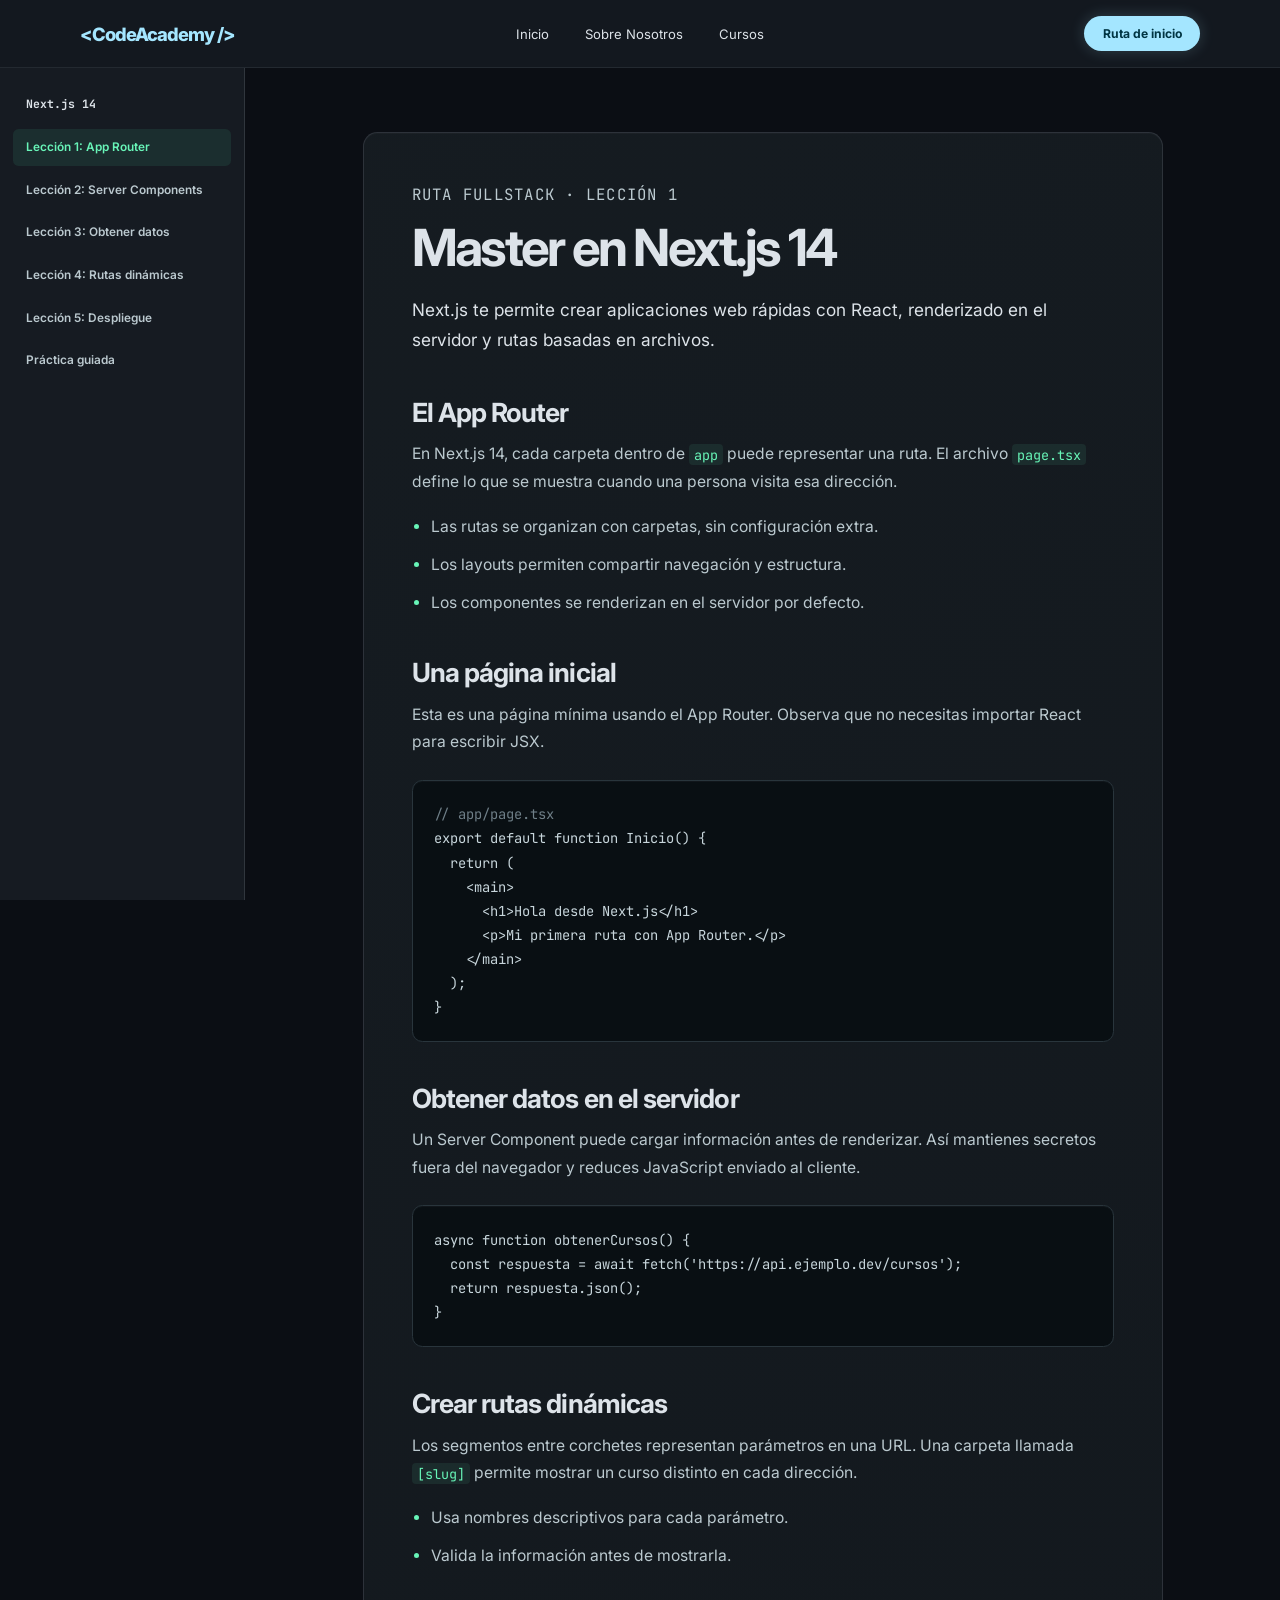
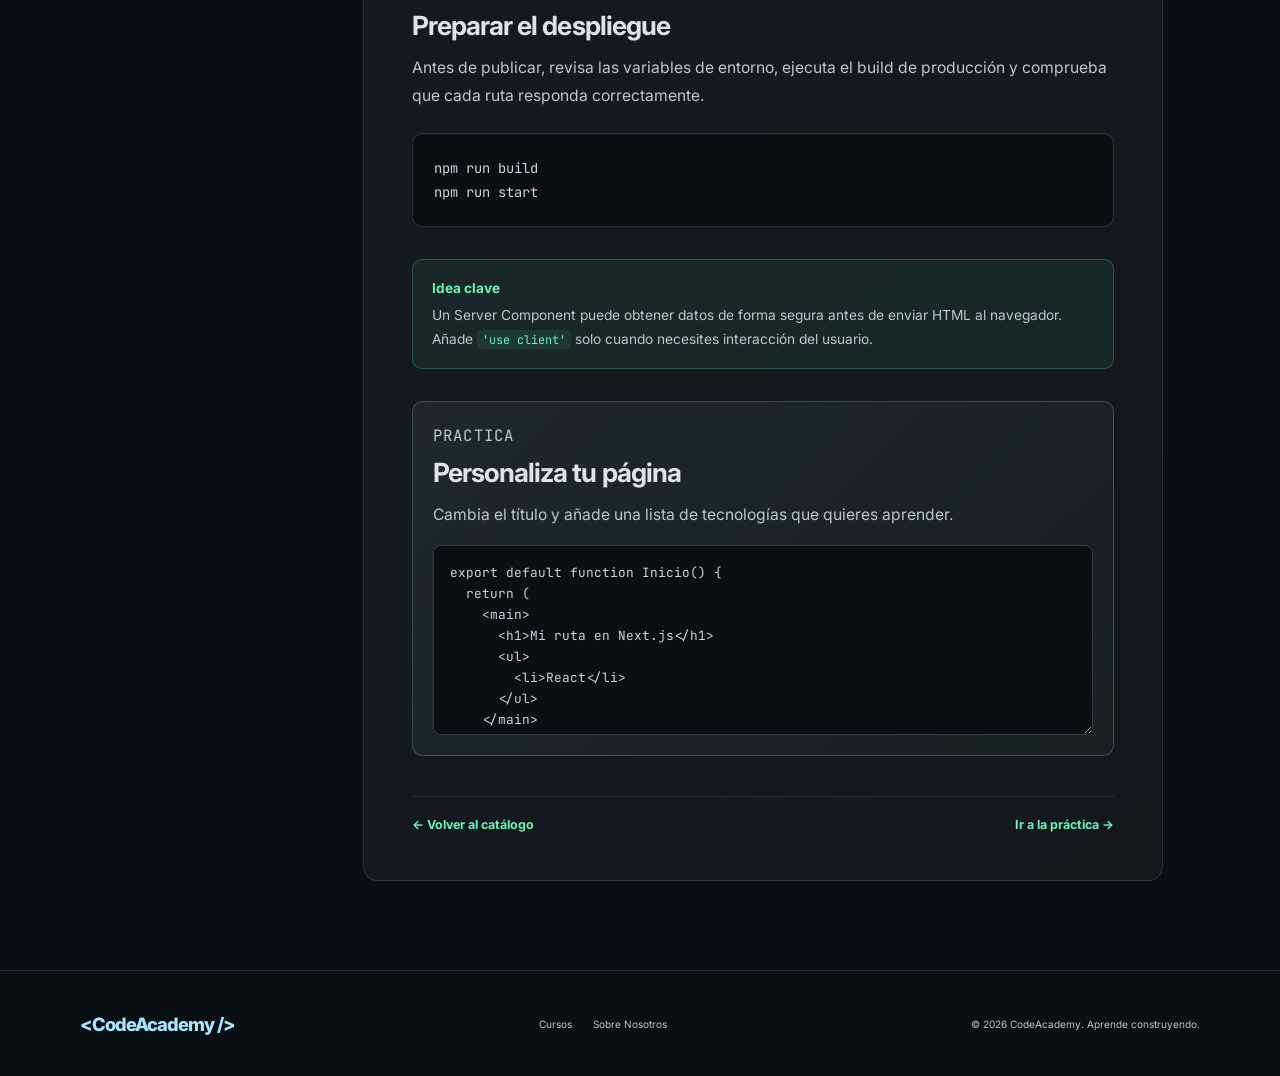
<file: detalles-curso.html>
<!DOCTYPE html>
<html lang="es">
<head>
  <meta charset="UTF-8">
  <meta name="viewport" content="width=device-width, initial-scale=1.0">
  <meta name="description" content="Guía práctica de Next.js 14 en CodeAcademy">
  <title>Next.js 14 | CodeAcademy</title>
  <link rel="stylesheet" href="style.css">
  <script src="menu.js" defer></script>
</head>
<body>
  <header class="cabecera-prueba">
    <a class="logo-prueba" href="index.html#inicio">&lt;CodeAcademy /&gt;</a>
    <button class="boton-menu-movil" type="button" aria-expanded="false" aria-label="Abrir menú de navegación"><span></span><span></span><span></span></button>
    <nav class="navegacion-prueba" aria-label="Navegación principal"><a href="index.html#inicio">Inicio</a><a href="cursos.html">Cursos</a><a href="nosotros.html">Sobre Nosotros</a><a class="enlace-ruta-movil" href="ruta-inicio.html">Ruta de inicio</a></nav>
    <div class="acciones-prueba"><form class="busqueda-prueba" action="cursos.html" method="get"><label class="sr-only" for="buscar-next">Buscar tecnología</label><input id="buscar-next" name="q" type="search" placeholder="Buscar..."><button type="submit" aria-label="Buscar">⌕</button></form><a class="boton-unirme" href="ruta-inicio.html">Ruta de inicio</a></div>
  </header>
  <div class="dashboard-layout aula-layout">
    <aside class="sidebar-alumno sidebar-aula"><nav class="nav-alumno indice-curso" aria-label="Índice del curso"><p class="titulo-indice">Next.js 14</p><a class="enlace-activo" href="#app-router">Lección 1: App Router</a><a href="#server-components">Lección 2: Server Components</a><a href="#datos-next">Lección 3: Obtener datos</a><a href="#rutas-next">Lección 4: Rutas dinámicas</a><a href="#despliegue-next">Lección 5: Despliegue</a><a href="#practica-next">Práctica guiada</a></nav></aside>
    <main class="contenido-dashboard aula-principal"><article class="contenido-leccion" id="fundamentos-next">
      <p class="eyebrow">RUTA FULLSTACK · LECCIÓN 1</p><h1>Master en Next.js 14</h1><p class="intro-leccion">Next.js te permite crear aplicaciones web rápidas con React, renderizado en el servidor y rutas basadas en archivos.</p>
      <h2 id="app-router">El App Router</h2><p>En Next.js 14, cada carpeta dentro de <code>app</code> puede representar una ruta. El archivo <code>page.tsx</code> define lo que se muestra cuando una persona visita esa dirección.</p><ul><li>Las rutas se organizan con carpetas, sin configuración extra.</li><li>Los layouts permiten compartir navegación y estructura.</li><li>Los componentes se renderizan en el servidor por defecto.</li></ul>
      <h2 id="server-components">Una página inicial</h2><p>Esta es una página mínima usando el App Router. Observa que no necesitas importar React para escribir JSX.</p>
      <pre><code><span class="codigo-comentario">// app/page.tsx</span>
export default function Inicio() {
  return (
    &lt;main&gt;
      &lt;h1&gt;Hola desde Next.js&lt;/h1&gt;
      &lt;p&gt;Mi primera ruta con App Router.&lt;/p&gt;
    &lt;/main&gt;
  );
}</code></pre>
      <section class="leccion-bloque" id="datos-next"><h2>Obtener datos en el servidor</h2><p>Un Server Component puede cargar información antes de renderizar. Así mantienes secretos fuera del navegador y reduces JavaScript enviado al cliente.</p><pre><code>async function obtenerCursos() {
  const respuesta = await fetch('https://api.ejemplo.dev/cursos');
  return respuesta.json();
}</code></pre></section>
      <section class="leccion-bloque" id="rutas-next"><h2>Crear rutas dinámicas</h2><p>Los segmentos entre corchetes representan parámetros en una URL. Una carpeta llamada <code>[slug]</code> permite mostrar un curso distinto en cada dirección.</p><ul><li>Usa nombres descriptivos para cada parámetro.</li><li>Valida la información antes de mostrarla.</li></ul></section>
      <section class="leccion-bloque" id="despliegue-next"><h2>Preparar el despliegue</h2><p>Antes de publicar, revisa las variables de entorno, ejecuta el build de producción y comprueba que cada ruta responda correctamente.</p><pre><code>npm run build
npm run start</code></pre></section>
      <aside class="nota-leccion"><strong>Idea clave</strong><p>Un Server Component puede obtener datos de forma segura antes de enviar HTML al navegador. Añade <code>'use client'</code> solo cuando necesites interacción del usuario.</p></aside>
      <section class="practica-leccion" id="practica-next"><div><p class="eyebrow">PRACTICA</p><h2>Personaliza tu página</h2><p>Cambia el título y añade una lista de tecnologías que quieres aprender.</p></div><label for="editor-next" class="sr-only">Editor de práctica Next.js</label><textarea id="editor-next" spellcheck="false">export default function Inicio() {
  return (
    &lt;main&gt;
      &lt;h1&gt;Mi ruta en Next.js&lt;/h1&gt;
      &lt;ul&gt;
        &lt;li&gt;React&lt;/li&gt;
      &lt;/ul&gt;
    &lt;/main&gt;
  );
}</textarea></section>
      <nav class="navegacion-leccion" aria-label="Navegación de lecciones"><a href="cursos.html">← Volver al catálogo</a><a href="#practica-next">Ir a la práctica →</a></nav>
    </article></main>
  </div>
  <footer class="pie-prueba"><a class="logo-prueba" href="index.html#inicio">&lt;CodeAcademy /&gt;</a><nav aria-label="Enlaces secundarios"><a href="cursos.html">Cursos</a><a href="nosotros.html">Sobre Nosotros</a></nav><p>© 2026 CodeAcademy. Aprende construyendo.</p></footer>
</body>
</html>
</file>
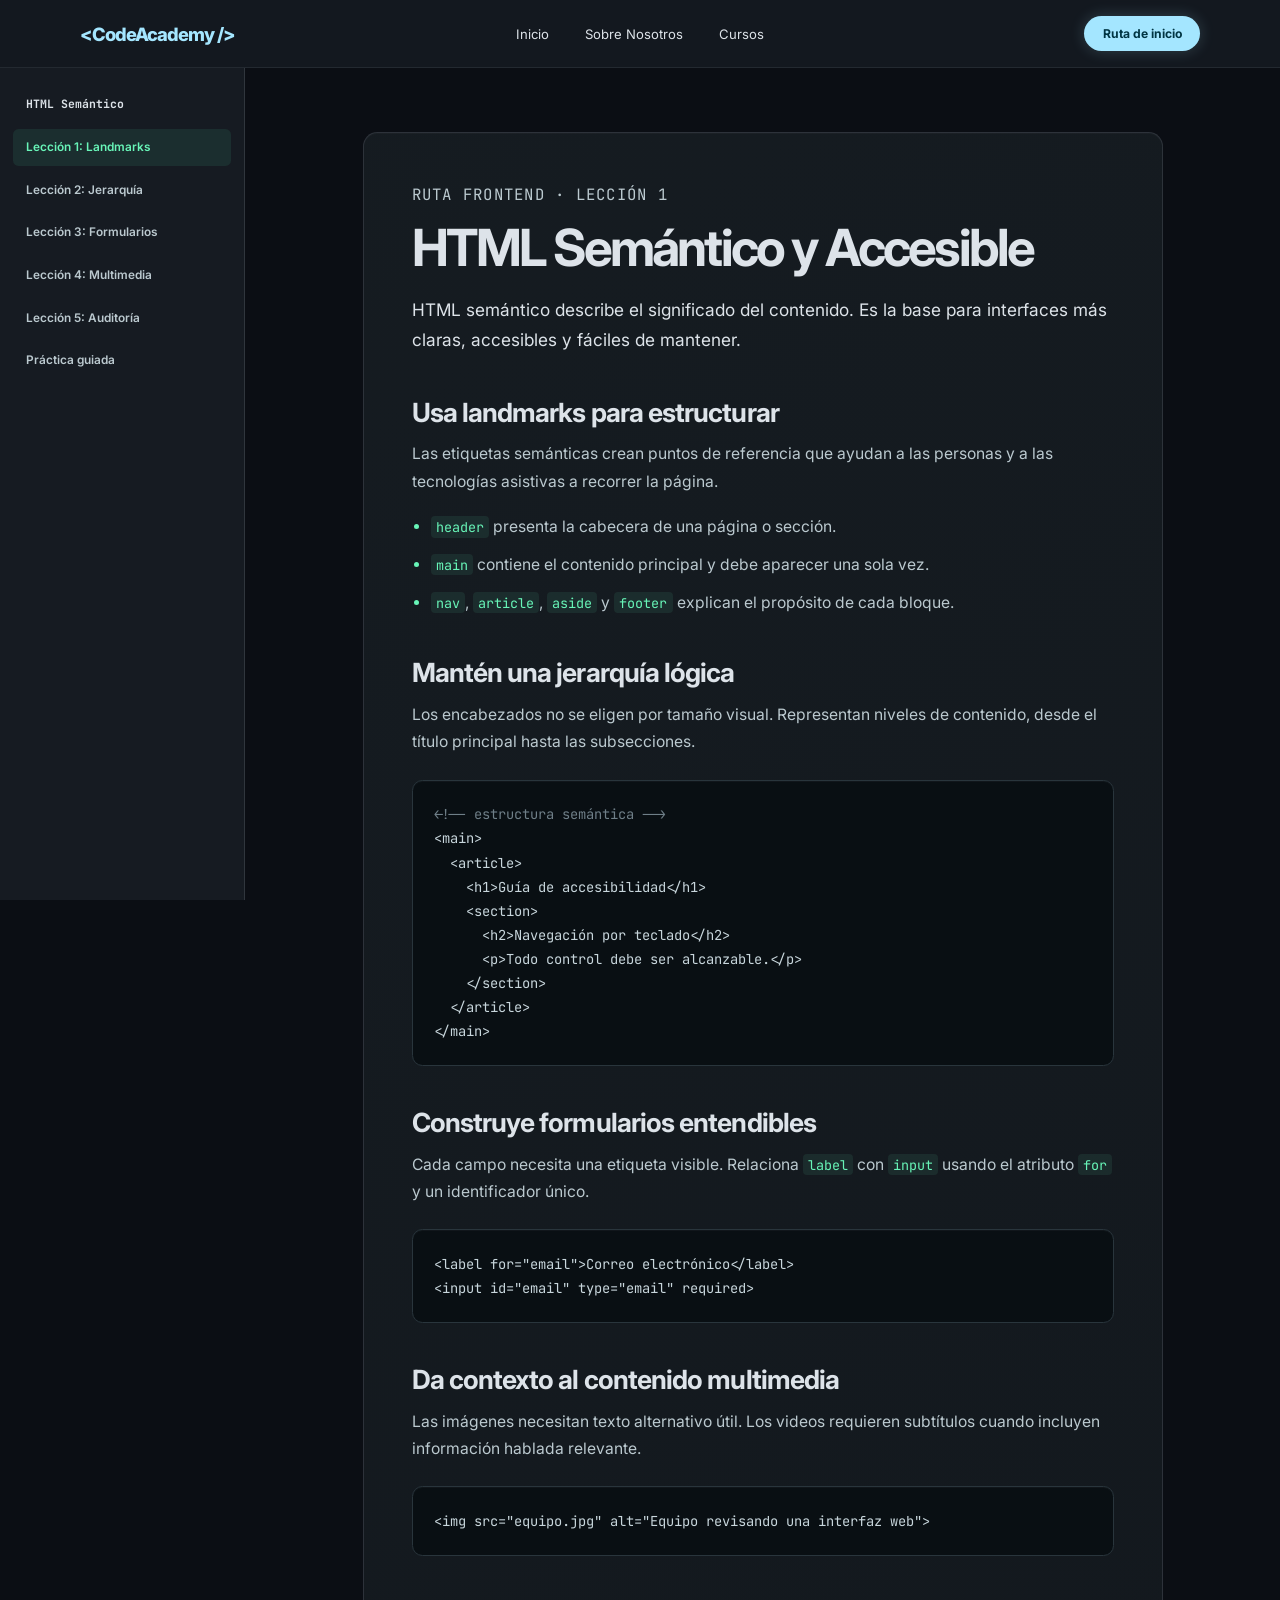
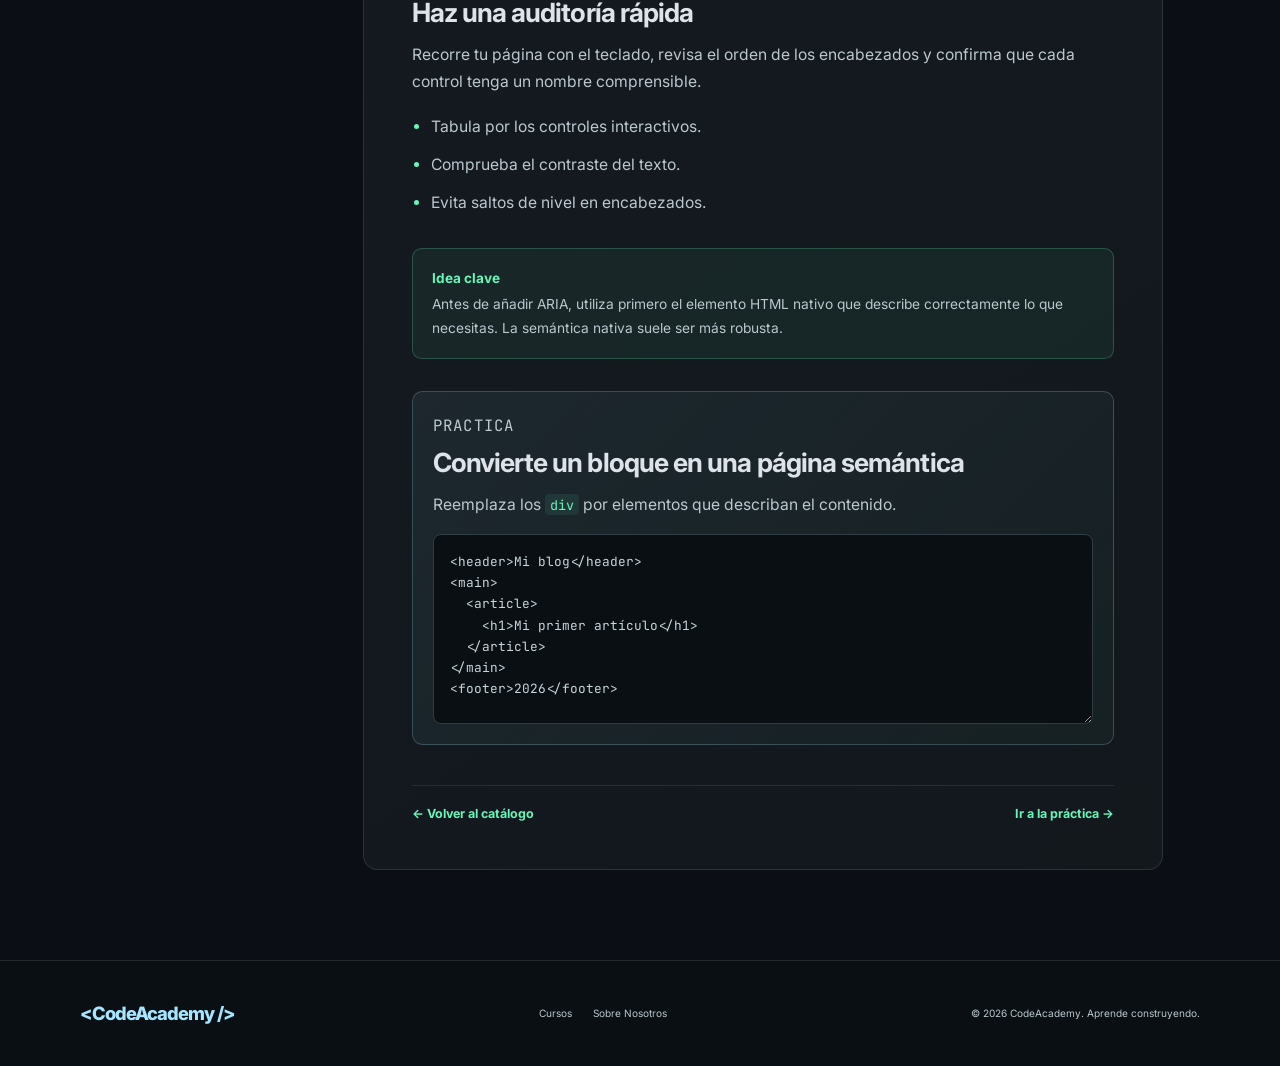
<file: detalles-html.html>
<!DOCTYPE html>
<html lang="es">
<head><meta charset="UTF-8"><meta name="viewport" content="width=device-width, initial-scale=1.0"><meta name="description" content="Curso abierto de HTML semántico y accesible"><title>HTML Semántico | CodeAcademy</title><link rel="stylesheet" href="style.css"><script src="menu.js" defer></script></head>
<body>
  <header class="cabecera-prueba"><a class="logo-prueba" href="index.html#inicio">&lt;CodeAcademy /&gt;</a><button class="boton-menu-movil" type="button" aria-expanded="false" aria-label="Abrir menú de navegación"><span></span><span></span><span></span></button><nav class="navegacion-prueba" aria-label="Navegación principal"><a href="index.html#inicio">Inicio</a><a href="cursos.html">Cursos</a><a href="nosotros.html">Sobre Nosotros</a><a class="enlace-ruta-movil" href="ruta-inicio.html">Ruta de inicio</a></nav><div class="acciones-prueba"><form class="busqueda-prueba" action="cursos.html" method="get"><label class="sr-only" for="buscar-html">Buscar tecnología</label><input id="buscar-html" name="q" type="search" placeholder="Buscar..."><button type="submit" aria-label="Buscar">⌕</button></form><a class="boton-unirme" href="ruta-inicio.html">Ruta de inicio</a></div></header>
  <div class="dashboard-layout aula-layout"><aside class="sidebar-alumno sidebar-aula"><nav class="nav-alumno indice-curso" aria-label="Índice del curso"><p class="titulo-indice">HTML Semántico</p><a class="enlace-activo" href="#landmarks">Lección 1: Landmarks</a><a href="#encabezados">Lección 2: Jerarquía</a><a href="#formularios-html">Lección 3: Formularios</a><a href="#multimedia-html">Lección 4: Multimedia</a><a href="#auditoria-html">Lección 5: Auditoría</a><a href="#practica-html">Práctica guiada</a></nav></aside>
    <main class="contenido-dashboard aula-principal"><article class="contenido-leccion" id="html-esencial"><p class="eyebrow">RUTA FRONTEND · LECCIÓN 1</p><h1>HTML Semántico y Accesible</h1><p class="intro-leccion">HTML semántico describe el significado del contenido. Es la base para interfaces más claras, accesibles y fáciles de mantener.</p>
      <h2 id="landmarks">Usa landmarks para estructurar</h2><p>Las etiquetas semánticas crean puntos de referencia que ayudan a las personas y a las tecnologías asistivas a recorrer la página.</p><ul><li><code>header</code> presenta la cabecera de una página o sección.</li><li><code>main</code> contiene el contenido principal y debe aparecer una sola vez.</li><li><code>nav</code>, <code>article</code>, <code>aside</code> y <code>footer</code> explican el propósito de cada bloque.</li></ul>
      <h2 id="encabezados">Mantén una jerarquía lógica</h2><p>Los encabezados no se eligen por tamaño visual. Representan niveles de contenido, desde el título principal hasta las subsecciones.</p>
      <pre><code><span class="codigo-comentario">&lt;!-- estructura semántica --&gt;</span>
&lt;main&gt;
  &lt;article&gt;
    &lt;h1&gt;Guía de accesibilidad&lt;/h1&gt;
    &lt;section&gt;
      &lt;h2&gt;Navegación por teclado&lt;/h2&gt;
      &lt;p&gt;Todo control debe ser alcanzable.&lt;/p&gt;
    &lt;/section&gt;
  &lt;/article&gt;
&lt;/main&gt;</code></pre>
      <section class="leccion-bloque" id="formularios-html"><h2>Construye formularios entendibles</h2><p>Cada campo necesita una etiqueta visible. Relaciona <code>label</code> con <code>input</code> usando el atributo <code>for</code> y un identificador único.</p><pre><code>&lt;label for="email"&gt;Correo electrónico&lt;/label&gt;
&lt;input id="email" type="email" required&gt;</code></pre></section>
      <section class="leccion-bloque" id="multimedia-html"><h2>Da contexto al contenido multimedia</h2><p>Las imágenes necesitan texto alternativo útil. Los videos requieren subtítulos cuando incluyen información hablada relevante.</p><pre><code>&lt;img src="equipo.jpg" alt="Equipo revisando una interfaz web"&gt;</code></pre></section>
      <section class="leccion-bloque" id="auditoria-html"><h2>Haz una auditoría rápida</h2><p>Recorre tu página con el teclado, revisa el orden de los encabezados y confirma que cada control tenga un nombre comprensible.</p><ul><li>Tabula por los controles interactivos.</li><li>Comprueba el contraste del texto.</li><li>Evita saltos de nivel en encabezados.</li></ul></section>
      <aside class="nota-leccion"><strong>Idea clave</strong><p>Antes de añadir ARIA, utiliza primero el elemento HTML nativo que describe correctamente lo que necesitas. La semántica nativa suele ser más robusta.</p></aside>
      <section class="practica-leccion" id="practica-html"><div><p class="eyebrow">PRACTICA</p><h2>Convierte un bloque en una página semántica</h2><p>Reemplaza los <code>div</code> por elementos que describan el contenido.</p></div><label for="editor-html" class="sr-only">Editor de práctica HTML</label><textarea id="editor-html" spellcheck="false">&lt;header&gt;Mi blog&lt;/header&gt;
&lt;main&gt;
  &lt;article&gt;
    &lt;h1&gt;Mi primer artículo&lt;/h1&gt;
  &lt;/article&gt;
&lt;/main&gt;
&lt;footer&gt;2026&lt;/footer&gt;</textarea></section>
      <nav class="navegacion-leccion" aria-label="Navegación de lecciones"><a href="cursos.html">← Volver al catálogo</a><a href="#practica-html">Ir a la práctica →</a></nav>
    </article></main></div>
  <footer class="pie-prueba"><a class="logo-prueba" href="index.html#inicio">&lt;CodeAcademy /&gt;</a><nav aria-label="Enlaces secundarios"><a href="cursos.html">Cursos</a><a href="nosotros.html">Sobre Nosotros</a></nav><p>© 2026 CodeAcademy. Aprende construyendo.</p></footer>
</body></html>
</file>
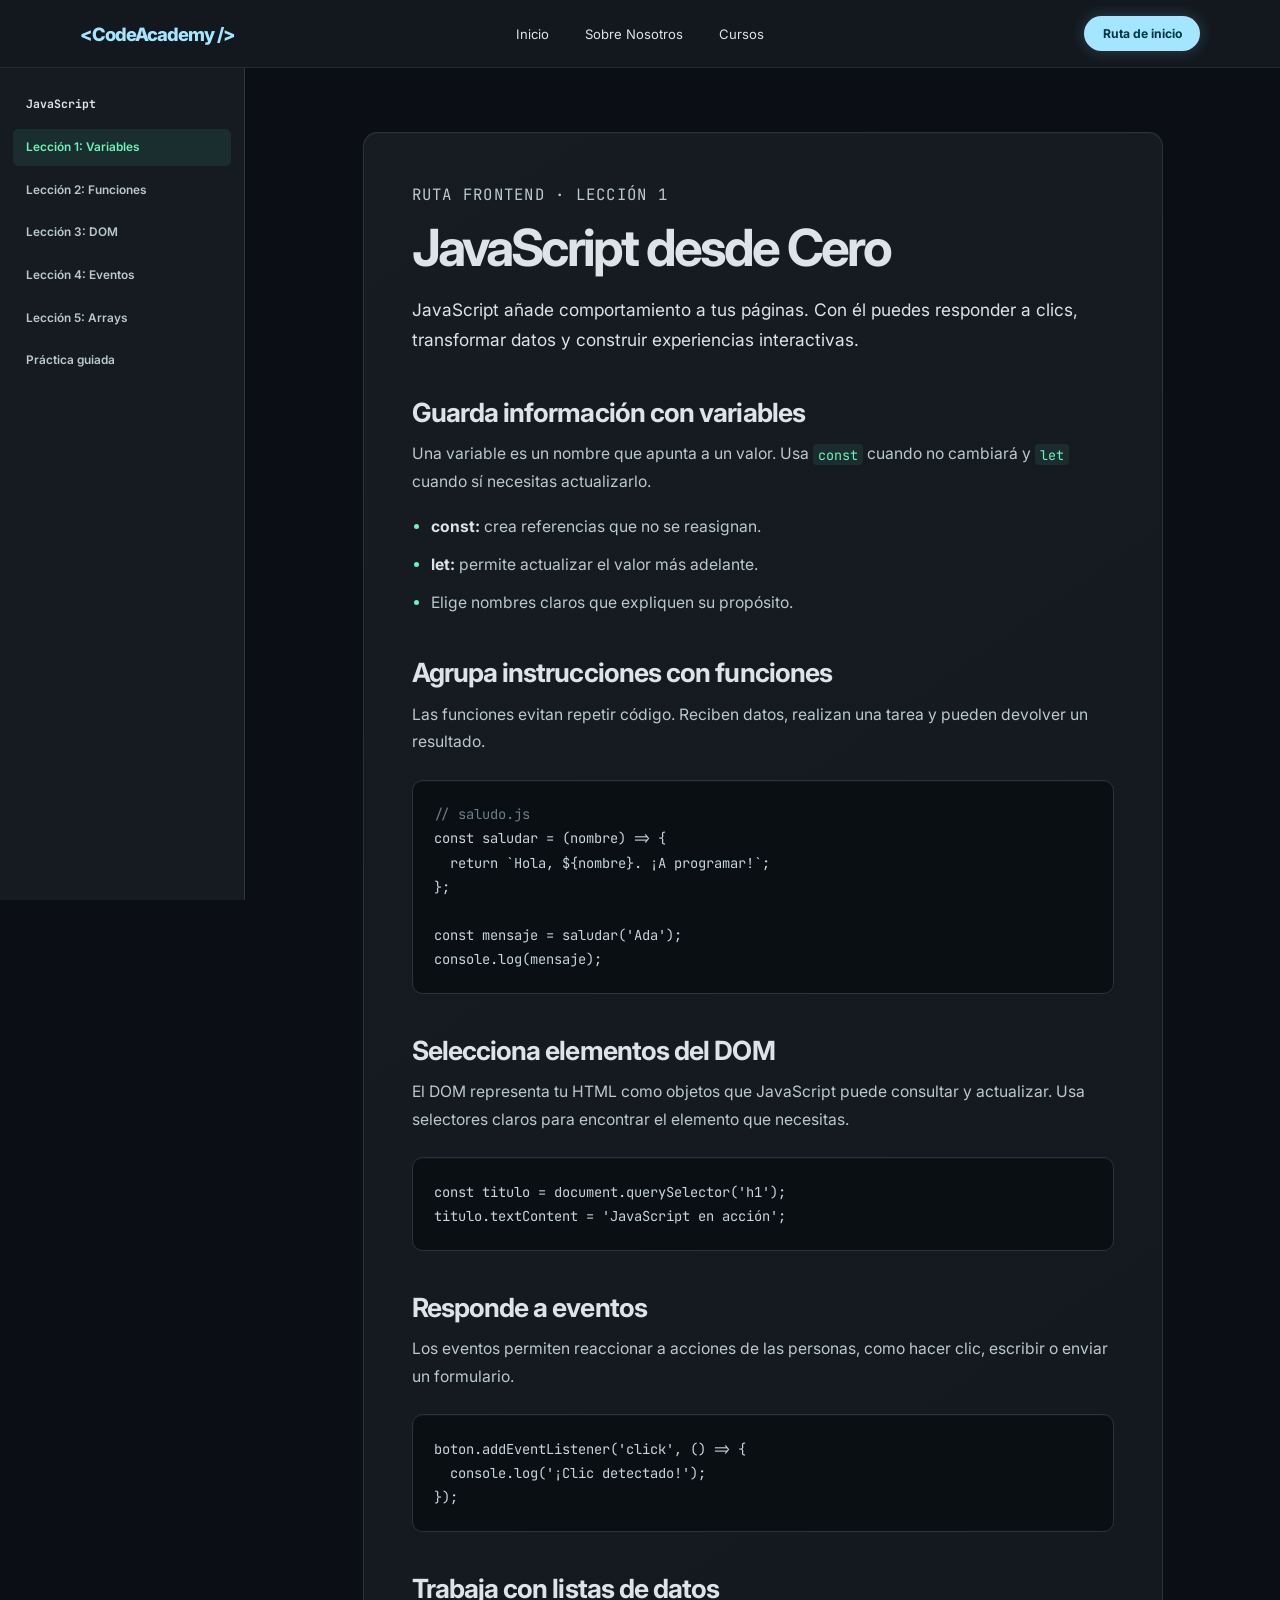
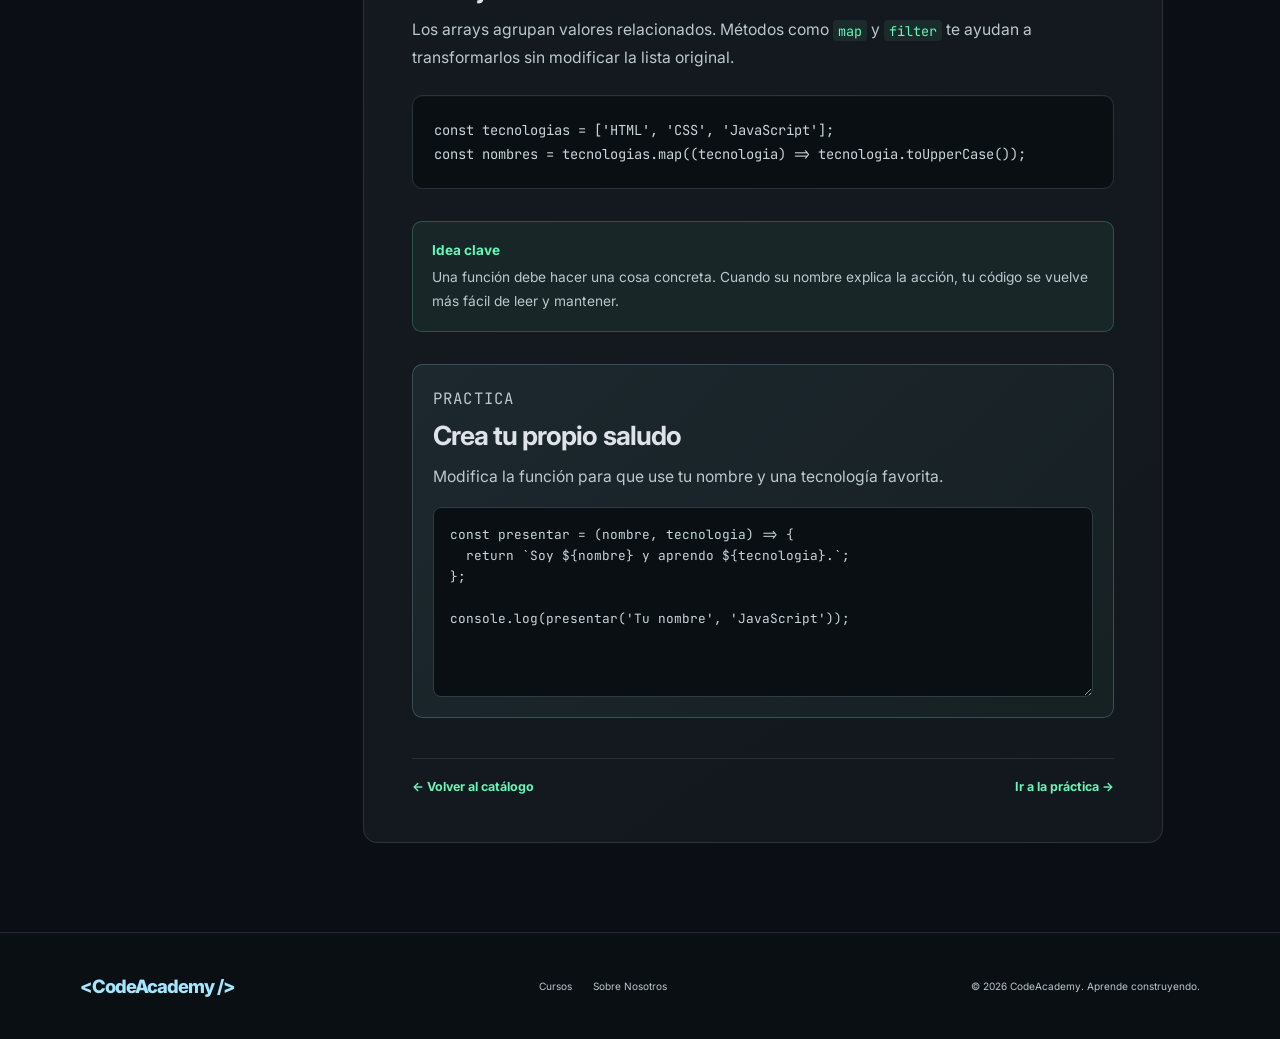
<file: detalles-javascript.html>
<!DOCTYPE html>
<html lang="es">
<head><meta charset="UTF-8"><meta name="viewport" content="width=device-width, initial-scale=1.0"><meta name="description" content="Curso abierto de JavaScript en CodeAcademy"><title>JavaScript desde Cero | CodeAcademy</title><link rel="stylesheet" href="style.css"><script src="menu.js" defer></script></head>
<body>
  <header class="cabecera-prueba"><a class="logo-prueba" href="index.html#inicio">&lt;CodeAcademy /&gt;</a><button class="boton-menu-movil" type="button" aria-expanded="false" aria-label="Abrir menú de navegación"><span></span><span></span><span></span></button><nav class="navegacion-prueba" aria-label="Navegación principal"><a href="index.html#inicio">Inicio</a><a href="cursos.html">Cursos</a><a href="nosotros.html">Sobre Nosotros</a><a class="enlace-ruta-movil" href="ruta-inicio.html">Ruta de inicio</a></nav><div class="acciones-prueba"><form class="busqueda-prueba" action="cursos.html" method="get"><label class="sr-only" for="buscar-js">Buscar tecnología</label><input id="buscar-js" name="q" type="search" placeholder="Buscar..."><button type="submit" aria-label="Buscar">⌕</button></form><a class="boton-unirme" href="ruta-inicio.html">Ruta de inicio</a></div></header>
  <div class="dashboard-layout aula-layout"><aside class="sidebar-alumno sidebar-aula"><nav class="nav-alumno indice-curso" aria-label="Índice del curso"><p class="titulo-indice">JavaScript</p><a class="enlace-activo" href="#variables">Lección 1: Variables</a><a href="#funciones">Lección 2: Funciones</a><a href="#dom-js">Lección 3: DOM</a><a href="#eventos-js">Lección 4: Eventos</a><a href="#arrays-js">Lección 5: Arrays</a><a href="#practica-js">Práctica guiada</a></nav></aside>
    <main class="contenido-dashboard aula-principal"><article class="contenido-leccion" id="bases-js"><p class="eyebrow">RUTA FRONTEND · LECCIÓN 1</p><h1>JavaScript desde Cero</h1><p class="intro-leccion">JavaScript añade comportamiento a tus páginas. Con él puedes responder a clics, transformar datos y construir experiencias interactivas.</p>
      <h2 id="variables">Guarda información con variables</h2><p>Una variable es un nombre que apunta a un valor. Usa <code>const</code> cuando no cambiará y <code>let</code> cuando sí necesitas actualizarlo.</p><ul><li><strong>const:</strong> crea referencias que no se reasignan.</li><li><strong>let:</strong> permite actualizar el valor más adelante.</li><li>Elige nombres claros que expliquen su propósito.</li></ul>
      <h2 id="funciones">Agrupa instrucciones con funciones</h2><p>Las funciones evitan repetir código. Reciben datos, realizan una tarea y pueden devolver un resultado.</p>
      <pre><code><span class="codigo-comentario">// saludo.js</span>
const saludar = (nombre) =&gt; {
  return `Hola, ${nombre}. ¡A programar!`;
};

const mensaje = saludar('Ada');
console.log(mensaje);</code></pre>
      <section class="leccion-bloque" id="dom-js"><h2>Selecciona elementos del DOM</h2><p>El DOM representa tu HTML como objetos que JavaScript puede consultar y actualizar. Usa selectores claros para encontrar el elemento que necesitas.</p><pre><code>const titulo = document.querySelector('h1');
titulo.textContent = 'JavaScript en acción';</code></pre></section>
      <section class="leccion-bloque" id="eventos-js"><h2>Responde a eventos</h2><p>Los eventos permiten reaccionar a acciones de las personas, como hacer clic, escribir o enviar un formulario.</p><pre><code>boton.addEventListener('click', () =&gt; {
  console.log('¡Clic detectado!');
});</code></pre></section>
      <section class="leccion-bloque" id="arrays-js"><h2>Trabaja con listas de datos</h2><p>Los arrays agrupan valores relacionados. Métodos como <code>map</code> y <code>filter</code> te ayudan a transformarlos sin modificar la lista original.</p><pre><code>const tecnologias = ['HTML', 'CSS', 'JavaScript'];
const nombres = tecnologias.map((tecnologia) =&gt; tecnologia.toUpperCase());</code></pre></section>
      <aside class="nota-leccion"><strong>Idea clave</strong><p>Una función debe hacer una cosa concreta. Cuando su nombre explica la acción, tu código se vuelve más fácil de leer y mantener.</p></aside>
      <section class="practica-leccion" id="practica-js"><div><p class="eyebrow">PRACTICA</p><h2>Crea tu propio saludo</h2><p>Modifica la función para que use tu nombre y una tecnología favorita.</p></div><label for="editor-js" class="sr-only">Editor de práctica JavaScript</label><textarea id="editor-js" spellcheck="false">const presentar = (nombre, tecnologia) =&gt; {
  return `Soy ${nombre} y aprendo ${tecnologia}.`;
};

console.log(presentar('Tu nombre', 'JavaScript'));</textarea></section>
      <nav class="navegacion-leccion" aria-label="Navegación de lecciones"><a href="cursos.html">← Volver al catálogo</a><a href="#practica-js">Ir a la práctica →</a></nav>
    </article></main></div>
  <footer class="pie-prueba"><a class="logo-prueba" href="index.html#inicio">&lt;CodeAcademy /&gt;</a><nav aria-label="Enlaces secundarios"><a href="cursos.html">Cursos</a><a href="nosotros.html">Sobre Nosotros</a></nav><p>© 2026 CodeAcademy. Aprende construyendo.</p></footer>
</body></html>
</file>
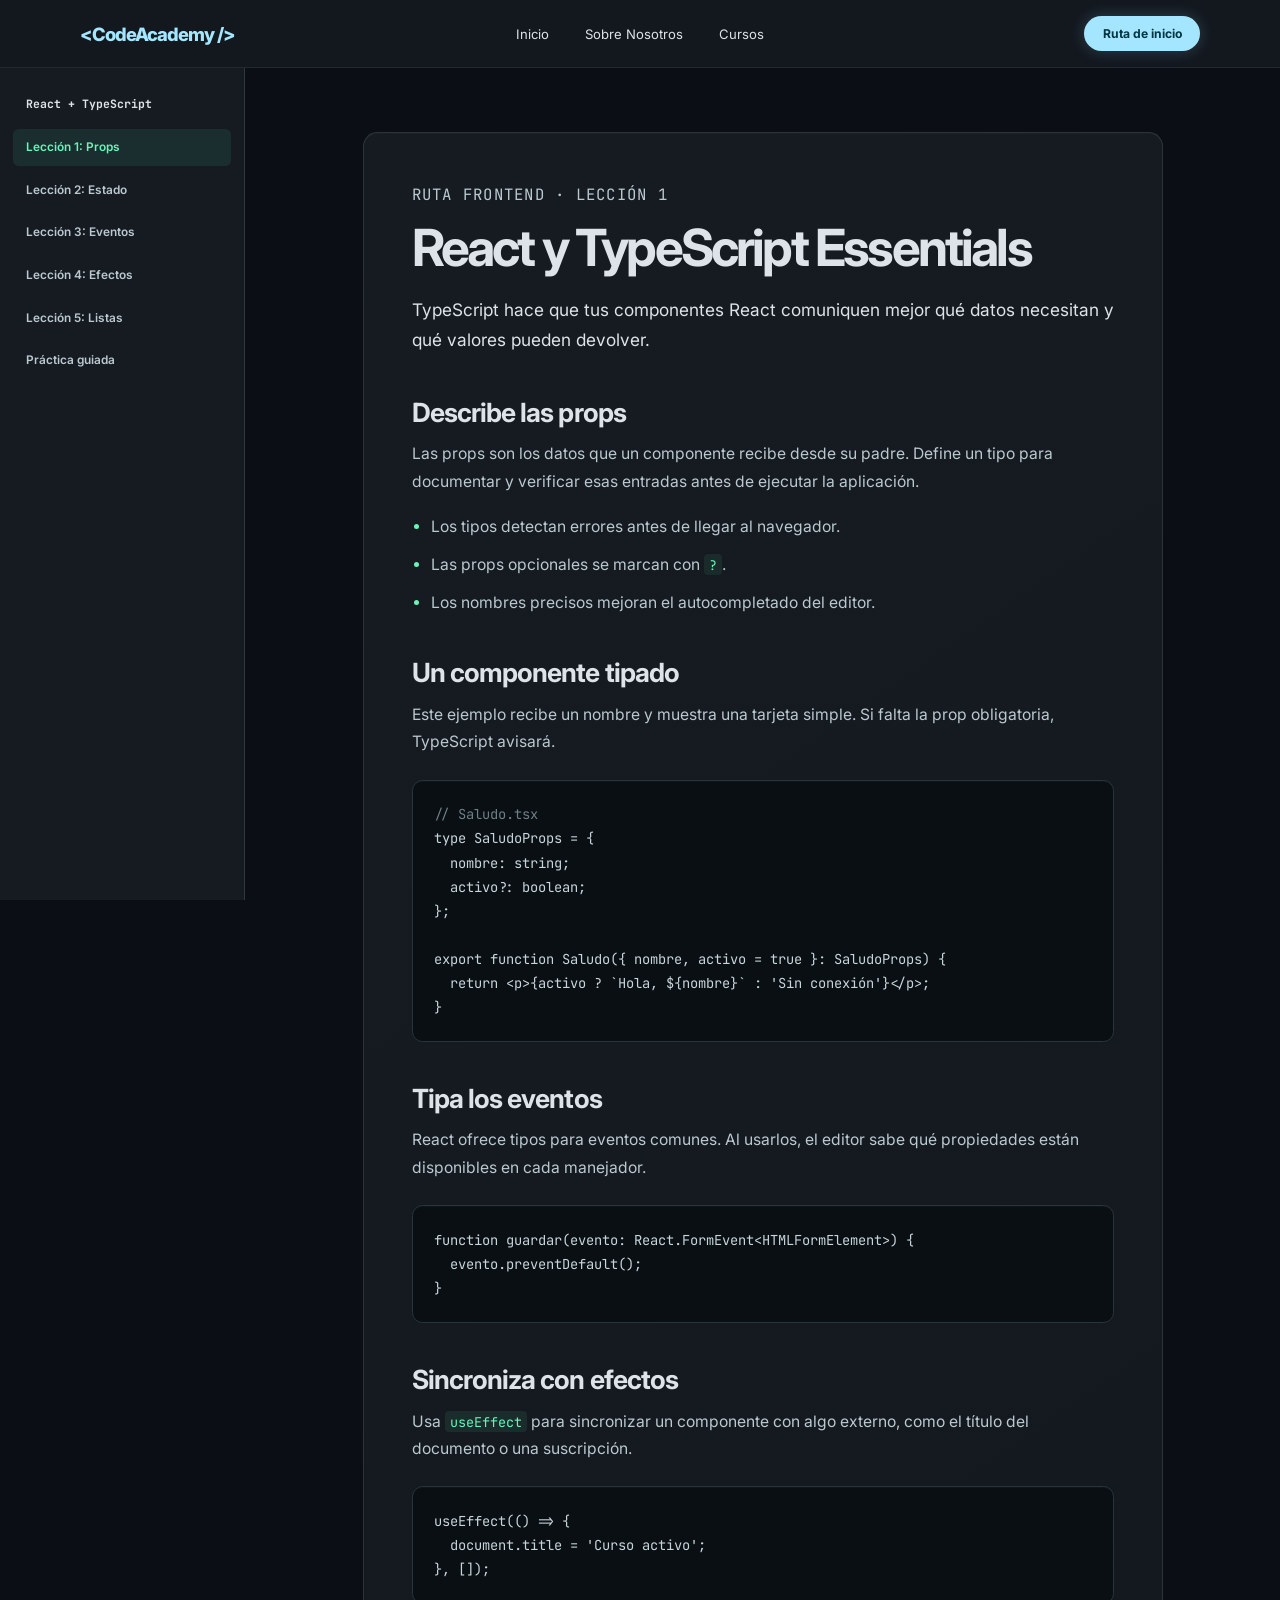
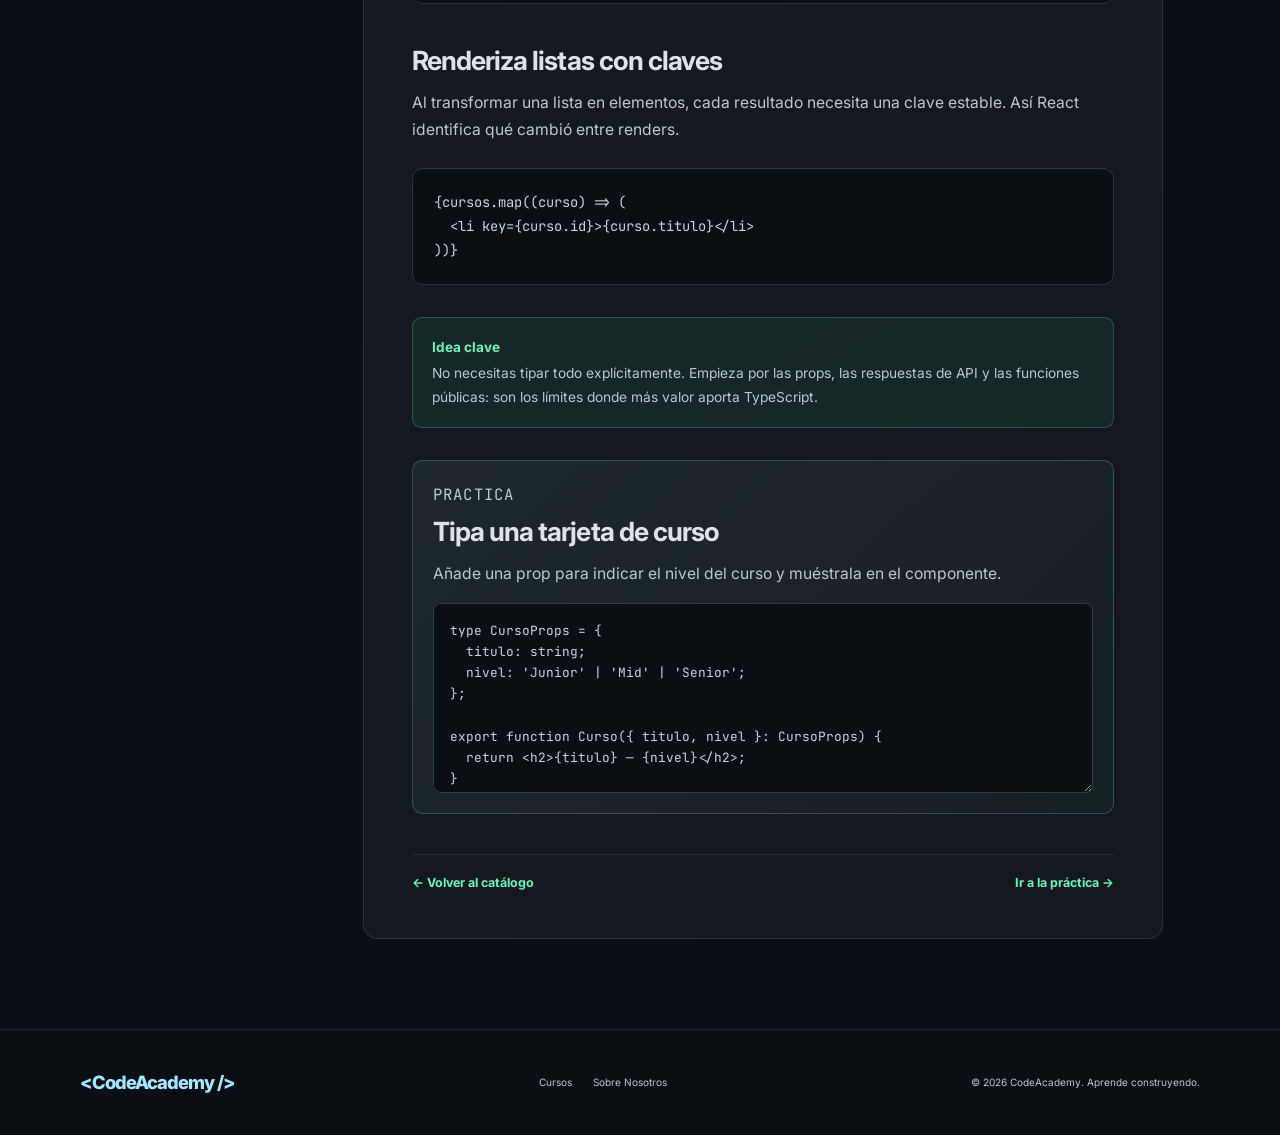
<file: detalles-react-typescript.html>
<!DOCTYPE html>
<html lang="es">
<head><meta charset="UTF-8"><meta name="viewport" content="width=device-width, initial-scale=1.0"><meta name="description" content="Guía abierta de React y TypeScript"><title>React y TypeScript | CodeAcademy</title><link rel="stylesheet" href="style.css"><script src="menu.js" defer></script></head>
<body>
  <header class="cabecera-prueba"><a class="logo-prueba" href="index.html#inicio">&lt;CodeAcademy /&gt;</a><button class="boton-menu-movil" type="button" aria-expanded="false" aria-label="Abrir menú de navegación"><span></span><span></span><span></span></button><nav class="navegacion-prueba" aria-label="Navegación principal"><a href="index.html#inicio">Inicio</a><a href="cursos.html">Cursos</a><a href="nosotros.html">Sobre Nosotros</a><a class="enlace-ruta-movil" href="ruta-inicio.html">Ruta de inicio</a></nav><div class="acciones-prueba"><form class="busqueda-prueba" action="cursos.html" method="get"><label class="sr-only" for="buscar-react">Buscar tecnología</label><input id="buscar-react" name="q" type="search" placeholder="Buscar..."><button type="submit" aria-label="Buscar">⌕</button></form><a class="boton-unirme" href="ruta-inicio.html">Ruta de inicio</a></div></header>
  <div class="dashboard-layout aula-layout"><aside class="sidebar-alumno sidebar-aula"><nav class="nav-alumno indice-curso" aria-label="Índice del curso"><p class="titulo-indice">React + TypeScript</p><a class="enlace-activo" href="#props">Lección 1: Props</a><a href="#estado">Lección 2: Estado</a><a href="#eventos-react">Lección 3: Eventos</a><a href="#efectos-react">Lección 4: Efectos</a><a href="#listas-react">Lección 5: Listas</a><a href="#practica-react">Práctica guiada</a></nav></aside>
    <main class="contenido-dashboard aula-principal"><article class="contenido-leccion" id="react-typescript"><p class="eyebrow">RUTA FRONTEND · LECCIÓN 1</p><h1>React y TypeScript Essentials</h1><p class="intro-leccion">TypeScript hace que tus componentes React comuniquen mejor qué datos necesitan y qué valores pueden devolver.</p>
      <h2 id="props">Describe las props</h2><p>Las props son los datos que un componente recibe desde su padre. Define un tipo para documentar y verificar esas entradas antes de ejecutar la aplicación.</p><ul><li>Los tipos detectan errores antes de llegar al navegador.</li><li>Las props opcionales se marcan con <code>?</code>.</li><li>Los nombres precisos mejoran el autocompletado del editor.</li></ul>
      <h2 id="estado">Un componente tipado</h2><p>Este ejemplo recibe un nombre y muestra una tarjeta simple. Si falta la prop obligatoria, TypeScript avisará.</p>
      <pre><code><span class="codigo-comentario">// Saludo.tsx</span>
type SaludoProps = {
  nombre: string;
  activo?: boolean;
};

export function Saludo({ nombre, activo = true }: SaludoProps) {
  return &lt;p&gt;{activo ? `Hola, ${nombre}` : 'Sin conexión'}&lt;/p&gt;;
}</code></pre>
      <section class="leccion-bloque" id="eventos-react"><h2>Tipa los eventos</h2><p>React ofrece tipos para eventos comunes. Al usarlos, el editor sabe qué propiedades están disponibles en cada manejador.</p><pre><code>function guardar(evento: React.FormEvent&lt;HTMLFormElement&gt;) {
  evento.preventDefault();
}</code></pre></section>
      <section class="leccion-bloque" id="efectos-react"><h2>Sincroniza con efectos</h2><p>Usa <code>useEffect</code> para sincronizar un componente con algo externo, como el título del documento o una suscripción.</p><pre><code>useEffect(() =&gt; {
  document.title = 'Curso activo';
}, []);</code></pre></section>
      <section class="leccion-bloque" id="listas-react"><h2>Renderiza listas con claves</h2><p>Al transformar una lista en elementos, cada resultado necesita una clave estable. Así React identifica qué cambió entre renders.</p><pre><code>{cursos.map((curso) =&gt; (
  &lt;li key={curso.id}&gt;{curso.titulo}&lt;/li&gt;
))}</code></pre></section>
      <aside class="nota-leccion"><strong>Idea clave</strong><p>No necesitas tipar todo explícitamente. Empieza por las props, las respuestas de API y las funciones públicas: son los límites donde más valor aporta TypeScript.</p></aside>
      <section class="practica-leccion" id="practica-react"><div><p class="eyebrow">PRACTICA</p><h2>Tipa una tarjeta de curso</h2><p>Añade una prop para indicar el nivel del curso y muéstrala en el componente.</p></div><label for="editor-react" class="sr-only">Editor de práctica React y TypeScript</label><textarea id="editor-react" spellcheck="false">type CursoProps = {
  titulo: string;
  nivel: 'Junior' | 'Mid' | 'Senior';
};

export function Curso({ titulo, nivel }: CursoProps) {
  return &lt;h2&gt;{titulo} — {nivel}&lt;/h2&gt;;
}</textarea></section>
      <nav class="navegacion-leccion" aria-label="Navegación de lecciones"><a href="cursos.html">← Volver al catálogo</a><a href="#practica-react">Ir a la práctica →</a></nav>
    </article></main></div>
  <footer class="pie-prueba"><a class="logo-prueba" href="index.html#inicio">&lt;CodeAcademy /&gt;</a><nav aria-label="Enlaces secundarios"><a href="cursos.html">Cursos</a><a href="nosotros.html">Sobre Nosotros</a></nav><p>© 2026 CodeAcademy. Aprende construyendo.</p></footer>
</body></html>
</file>
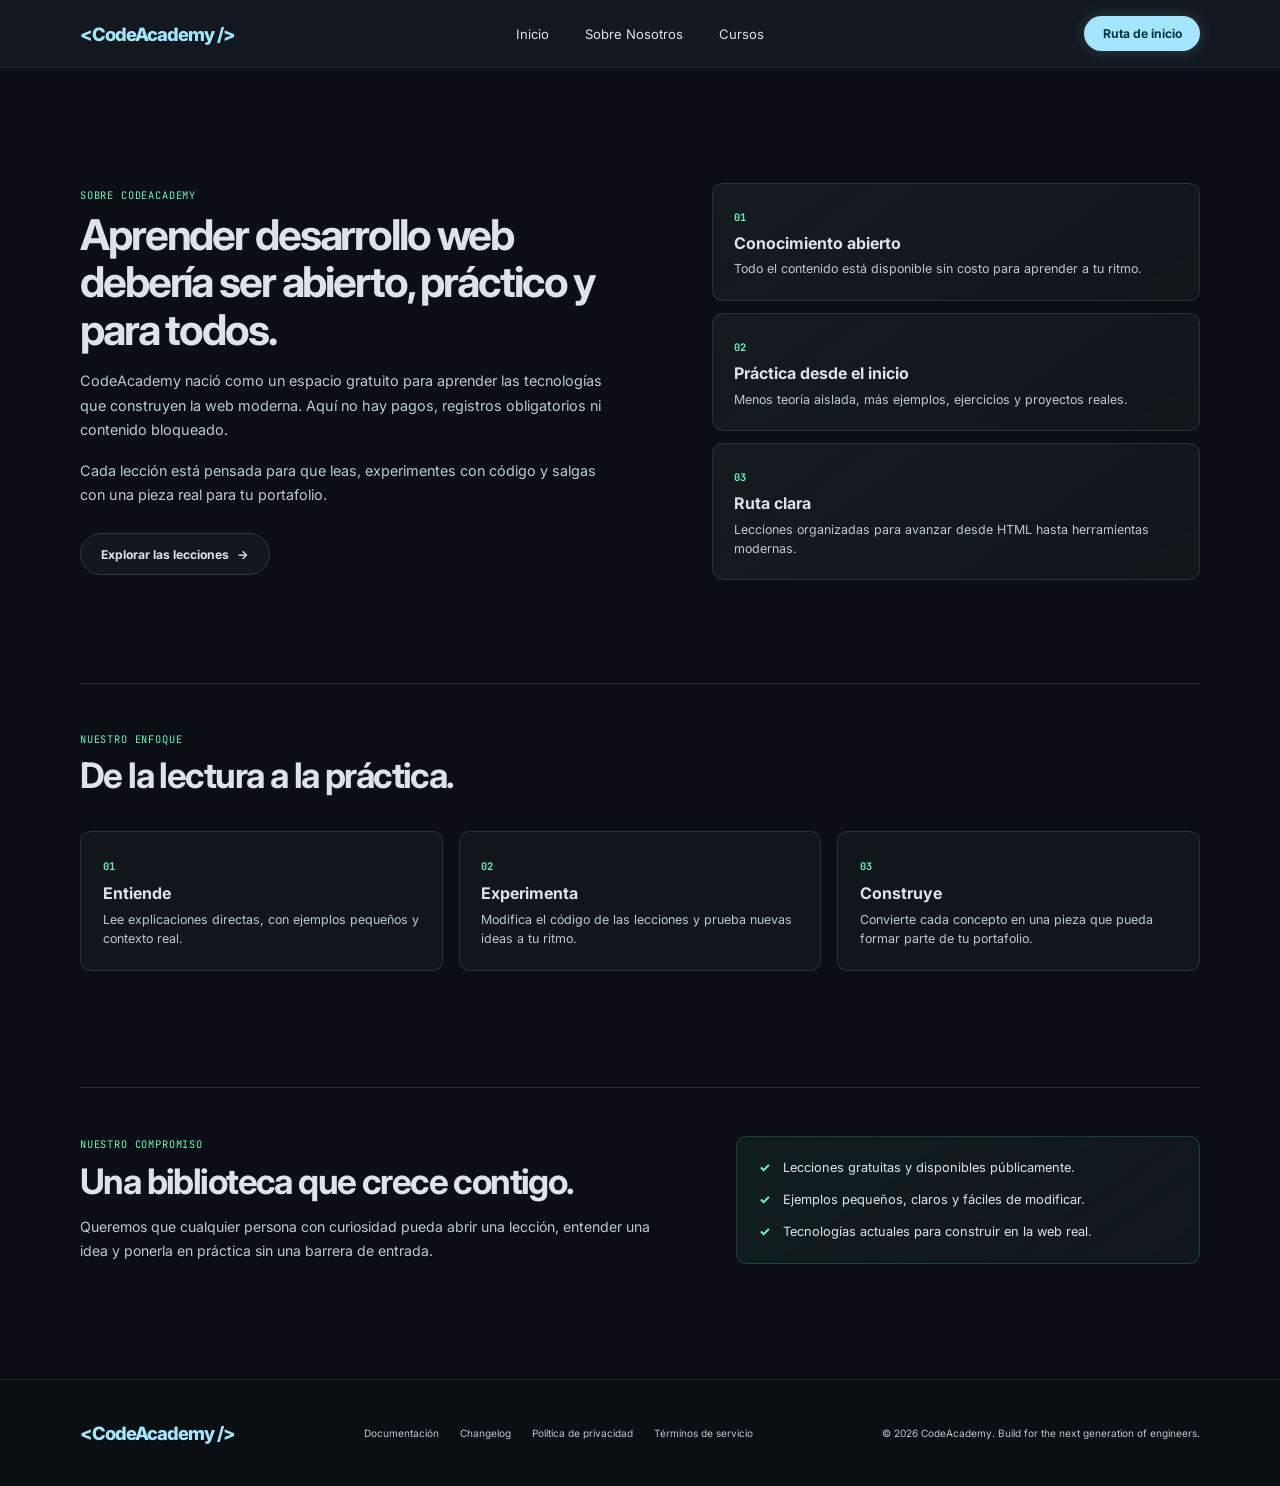
<file: nosotros.html>
<!DOCTYPE html>
<html lang="es">
<head>
  <meta charset="UTF-8">
  <meta name="viewport" content="width=device-width, initial-scale=1.0">
  <meta name="description" content="Conoce la misión y el enfoque abierto de CodeAcademy.">
  <title>Sobre Nosotros | CodeAcademy</title>
  <link rel="stylesheet" href="style.css">
  <script src="menu.js" defer></script>
</head>
<body class="pagina-nosotros">
  <header class="cabecera-prueba">
    <a class="logo-prueba" href="index.html#inicio">&lt;CodeAcademy /&gt;</a>
    <button class="boton-menu-movil" type="button" aria-expanded="false" aria-label="Abrir menú de navegación"><span></span><span></span><span></span></button>
    <nav class="navegacion-prueba" aria-label="Navegación principal"><a href="index.html#inicio">Inicio</a><a href="cursos.html">Cursos</a><a href="nosotros.html" aria-current="page">Sobre Nosotros</a><a class="enlace-ruta-movil" href="ruta-inicio.html">Ruta de inicio</a></nav>
    <div class="acciones-prueba"><form class="busqueda-prueba" action="cursos.html" method="get"><label class="sr-only" for="buscar-nosotros">Buscar tecnología</label><input id="buscar-nosotros" name="q" type="search" placeholder="Buscar..."><button type="submit" aria-label="Buscar">⌕</button></form><a class="boton-unirme" href="ruta-inicio.html">Ruta de inicio</a></div>
  </header>

  <main class="contenido-nosotros seccion-prueba">
    <section class="sobre-nosotros-prueba" aria-labelledby="titulo-nosotros">
      <div class="sobre-introduccion">
        <p class="eyebrow">SOBRE CODEACADEMY</p>
        <h1 id="titulo-nosotros">Aprender desarrollo web debería ser abierto, práctico y para todos.</h1>
        <p>CodeAcademy nació como un espacio gratuito para aprender las tecnologías que construyen la web moderna. Aquí no hay pagos, registros obligatorios ni contenido bloqueado.</p>
        <p>Cada lección está pensada para que leas, experimentes con código y salgas con una pieza real para tu portafolio.</p>
        <a class="boton-contorno" href="cursos.html">Explorar las lecciones <span aria-hidden="true">→</span></a>
      </div>
      <div class="sobre-pilares" aria-label="Principios de CodeAcademy">
        <article><span aria-hidden="true">01</span><h2>Conocimiento abierto</h2><p>Todo el contenido está disponible sin costo para aprender a tu ritmo.</p></article>
        <article><span aria-hidden="true">02</span><h2>Práctica desde el inicio</h2><p>Menos teoría aislada, más ejemplos, ejercicios y proyectos reales.</p></article>
        <article><span aria-hidden="true">03</span><h2>Ruta clara</h2><p>Lecciones organizadas para avanzar desde HTML hasta herramientas modernas.</p></article>
      </div>
    </section>

    <section class="metodo-nosotros" aria-labelledby="titulo-metodo">
      <div><p class="eyebrow">NUESTRO ENFOQUE</p><h2 id="titulo-metodo">De la lectura a la práctica.</h2></div>
      <div class="pasos-metodo"><article><span>01</span><h3>Entiende</h3><p>Lee explicaciones directas, con ejemplos pequeños y contexto real.</p></article><article><span>02</span><h3>Experimenta</h3><p>Modifica el código de las lecciones y prueba nuevas ideas a tu ritmo.</p></article><article><span>03</span><h3>Construye</h3><p>Convierte cada concepto en una pieza que pueda formar parte de tu portafolio.</p></article></div>
    </section>

    <section class="compromiso-nosotros" aria-labelledby="titulo-compromiso">
      <div>
        <p class="eyebrow">NUESTRO COMPROMISO</p>
        <h2 id="titulo-compromiso">Una biblioteca que crece contigo.</h2>
        <p>Queremos que cualquier persona con curiosidad pueda abrir una lección, entender una idea y ponerla en práctica sin una barrera de entrada.</p>
      </div>
      <ul>
        <li><span aria-hidden="true">✓</span> Lecciones gratuitas y disponibles públicamente.</li>
        <li><span aria-hidden="true">✓</span> Ejemplos pequeños, claros y fáciles de modificar.</li>
        <li><span aria-hidden="true">✓</span> Tecnologías actuales para construir en la web real.</li>
      </ul>
    </section>
  </main>

  <footer class="pie-prueba"><a class="logo-prueba" href="index.html#inicio">&lt;CodeAcademy /&gt;</a><nav aria-label="Enlaces secundarios"><a href="cursos.html">Documentación</a><a href="nosotros.html">Changelog</a><a href="nosotros.html">Política de privacidad</a><a href="nosotros.html">Términos de servicio</a></nav><p>© 2026 CodeAcademy. Build for the next generation of engineers.</p></footer>
</body>
</html>
</file>
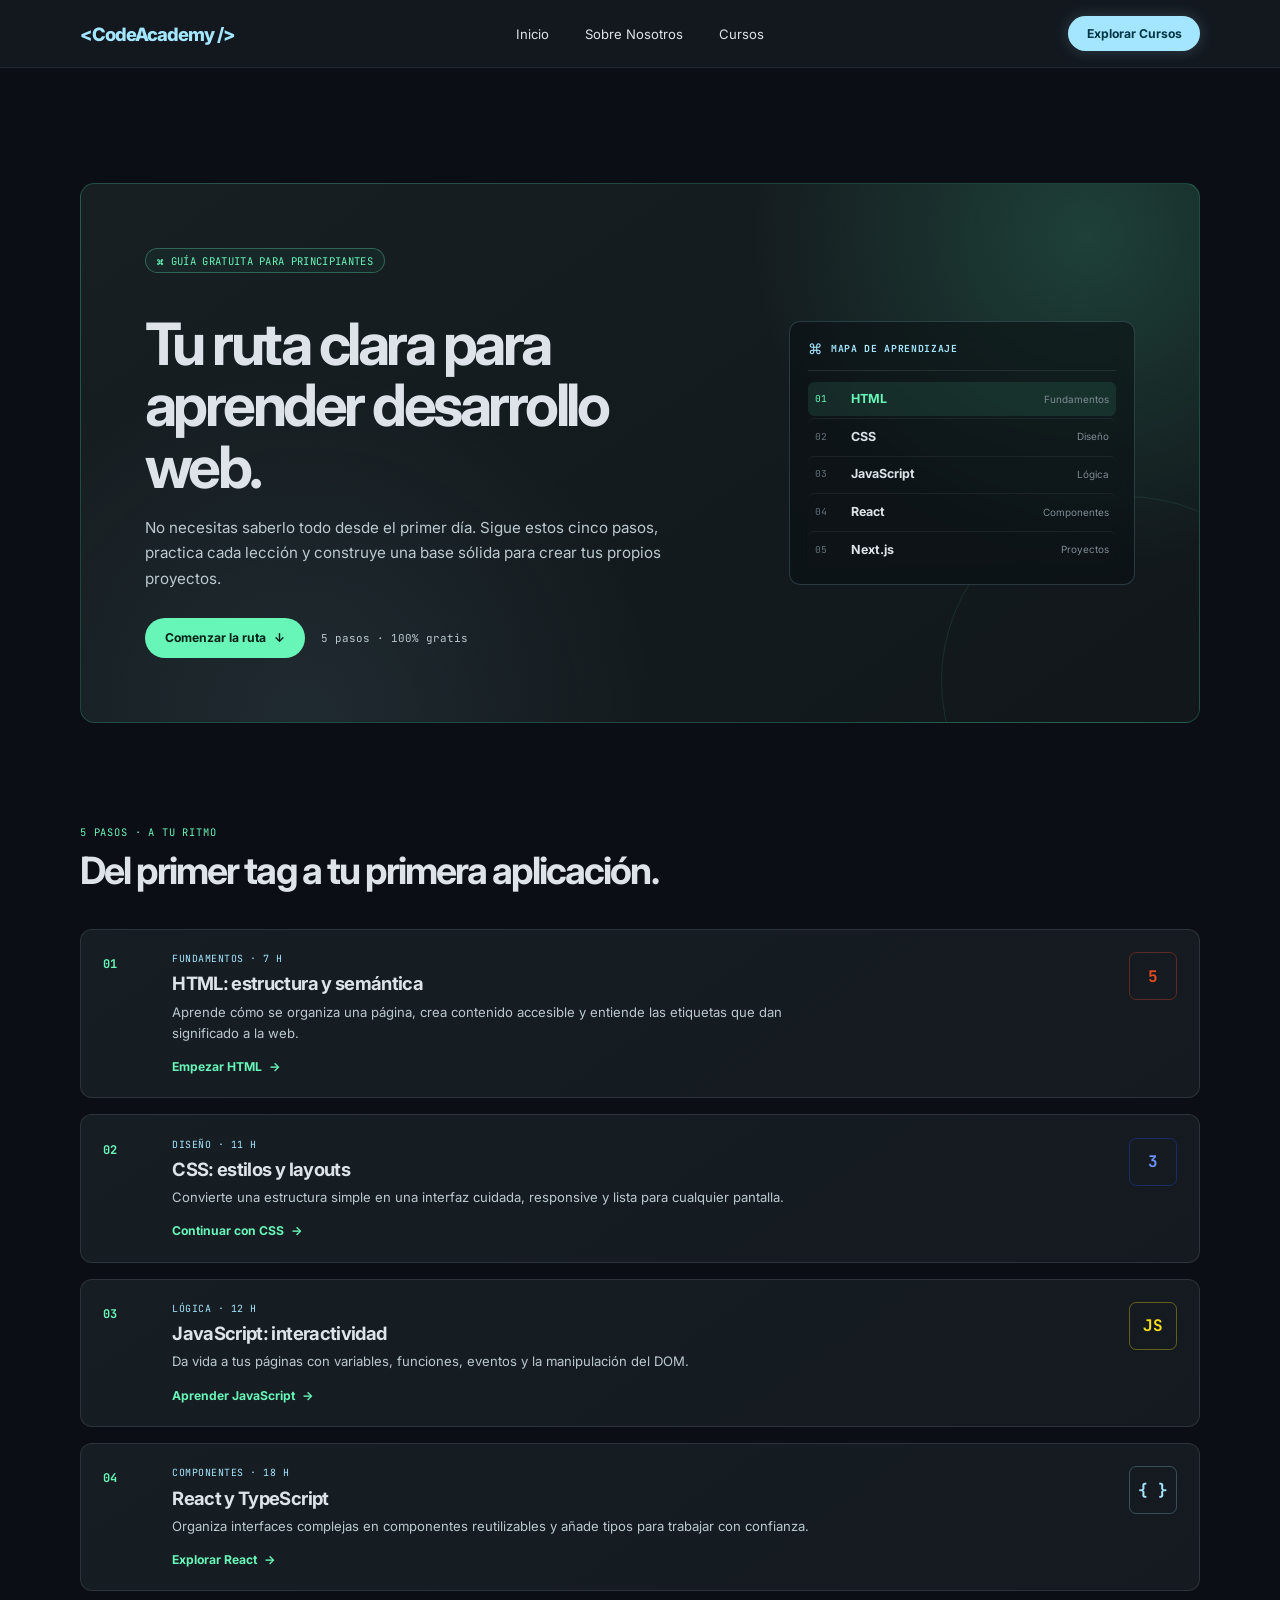
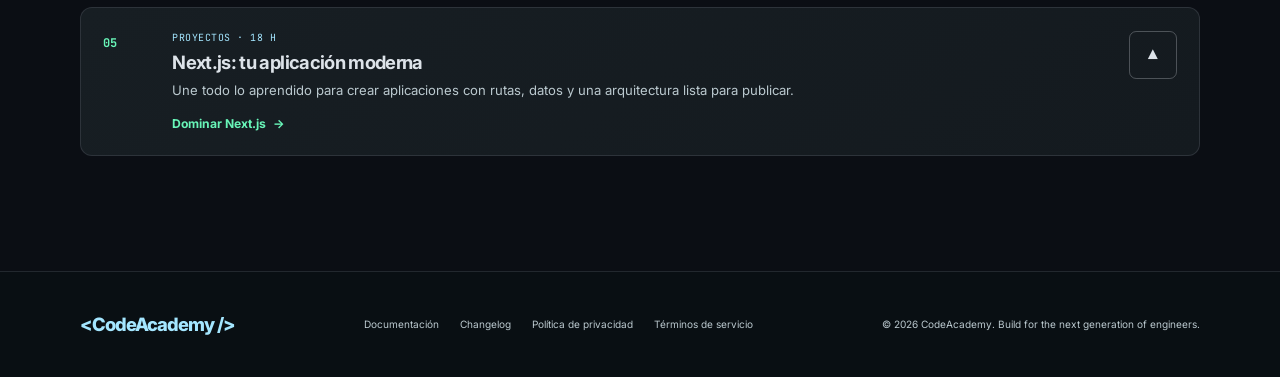
<file: ruta-inicio.html>
<!DOCTYPE html>
<html lang="es">
<head>
  <meta charset="UTF-8">
  <meta name="viewport" content="width=device-width, initial-scale=1.0">
  <meta name="description" content="Ruta gratuita para aprender desarrollo web paso a paso en CodeAcademy.">
  <title>Ruta de inicio | CodeAcademy</title>
  <link rel="stylesheet" href="style.css">
  <script src="menu.js" defer></script>
</head>
<body class="pagina-ruta-inicio">
  <header class="cabecera-prueba">
    <a class="logo-prueba" href="index.html#inicio">&lt;CodeAcademy /&gt;</a>
    <button class="boton-menu-movil" type="button" aria-expanded="false" aria-label="Abrir menú de navegación"><span></span><span></span><span></span></button>
    <nav class="navegacion-prueba" aria-label="Navegación principal"><a href="index.html#inicio">Inicio</a><a href="cursos.html">Cursos</a><a href="nosotros.html">Sobre Nosotros</a><a class="enlace-ruta-movil" href="ruta-inicio.html">Ruta de inicio</a></nav>
    <div class="acciones-prueba"><form class="busqueda-prueba" action="cursos.html" method="get"><label class="sr-only" for="buscar-ruta">Buscar tecnología</label><input id="buscar-ruta" name="q" type="search" placeholder="Buscar..."><button type="submit" aria-label="Buscar">⌕</button></form><a class="boton-unirme" href="cursos.html">Explorar Cursos</a></div>
  </header>

  <main class="contenido-ruta seccion-prueba">
    <section class="hero-ruta-inicio" aria-labelledby="titulo-ruta">
      <div class="hero-ruta-contenido">
        <p class="badge-biblioteca"><span aria-hidden="true">⌘</span> GUÍA GRATUITA PARA PRINCIPIANTES</p>
        <h1 id="titulo-ruta">Tu ruta clara para aprender desarrollo web.</h1>
        <p>No necesitas saberlo todo desde el primer día. Sigue estos cinco pasos, practica cada lección y construye una base sólida para crear tus propios proyectos.</p>
        <div class="hero-ruta-acciones"><a class="boton-menta" href="#pasos-ruta">Comenzar la ruta <span aria-hidden="true">↓</span></a><span>5 pasos · 100% gratis</span></div>
      </div>
      <aside class="mapa-ruta" aria-label="Mapa de aprendizaje">
        <div class="mapa-ruta-cabecera"><span aria-hidden="true">⌘</span><p>MAPA DE APRENDIZAJE</p></div>
        <ol>
          <li class="mapa-activo"><span>01</span><strong>HTML</strong><small>Fundamentos</small></li>
          <li><span>02</span><strong>CSS</strong><small>Diseño</small></li>
          <li><span>03</span><strong>JavaScript</strong><small>Lógica</small></li>
          <li><span>04</span><strong>React</strong><small>Componentes</small></li>
          <li><span>05</span><strong>Next.js</strong><small>Proyectos</small></li>
        </ol>
      </aside>
    </section>

    <section class="pasos-ruta" id="pasos-ruta" aria-labelledby="titulo-pasos">
      <div class="encabezado-ruta"><p class="eyebrow">5 PASOS · A TU RITMO</p><h2 id="titulo-pasos">Del primer tag a tu primera aplicación.</h2></div>
      <ol>
        <li class="paso-ruta paso-html"><span class="numero-paso">01</span><div><p class="meta-paso">FUNDAMENTOS · 7 H</p><h3>HTML: estructura y semántica</h3><p>Aprende cómo se organiza una página, crea contenido accesible y entiende las etiquetas que dan significado a la web.</p><a href="detalles-html.html">Empezar HTML <span aria-hidden="true">→</span></a></div><span class="icono-paso" aria-hidden="true">5</span></li>
        <li class="paso-ruta paso-css"><span class="numero-paso">02</span><div><p class="meta-paso">DISEÑO · 11 H</p><h3>CSS: estilos y layouts</h3><p>Convierte una estructura simple en una interfaz cuidada, responsive y lista para cualquier pantalla.</p><a href="detalles-css.html">Continuar con CSS <span aria-hidden="true">→</span></a></div><span class="icono-paso" aria-hidden="true">3</span></li>
        <li class="paso-ruta paso-js"><span class="numero-paso">03</span><div><p class="meta-paso">LÓGICA · 12 H</p><h3>JavaScript: interactividad</h3><p>Da vida a tus páginas con variables, funciones, eventos y la manipulación del DOM.</p><a href="detalles-javascript.html">Aprender JavaScript <span aria-hidden="true">→</span></a></div><span class="icono-paso" aria-hidden="true">JS</span></li>
        <li class="paso-ruta paso-react"><span class="numero-paso">04</span><div><p class="meta-paso">COMPONENTES · 18 H</p><h3>React y TypeScript</h3><p>Organiza interfaces complejas en componentes reutilizables y añade tipos para trabajar con confianza.</p><a href="detalles-react-typescript.html">Explorar React <span aria-hidden="true">→</span></a></div><span class="icono-paso" aria-hidden="true">{ }</span></li>
        <li class="paso-ruta paso-next"><span class="numero-paso">05</span><div><p class="meta-paso">PROYECTOS · 18 H</p><h3>Next.js: tu aplicación moderna</h3><p>Une todo lo aprendido para crear aplicaciones con rutas, datos y una arquitectura lista para publicar.</p><a href="detalles-curso.html">Dominar Next.js <span aria-hidden="true">→</span></a></div><span class="icono-paso" aria-hidden="true">▲</span></li>
      </ol>
    </section>
  </main>

  <footer class="pie-prueba"><a class="logo-prueba" href="index.html#inicio">&lt;CodeAcademy /&gt;</a><nav aria-label="Enlaces secundarios"><a href="cursos.html">Documentación</a><a href="nosotros.html">Changelog</a><a href="nosotros.html">Política de privacidad</a><a href="nosotros.html">Términos de servicio</a></nav><p>© 2026 CodeAcademy. Build for the next generation of engineers.</p></footer>
</body>
</html>
</file>
<file: style.css>
@import url('https://fonts.googleapis.com/css2?family=Inter:wght@400;500;600;700;800&family=JetBrains+Mono:wght@500;600&display=swap');

:root {
  --fondo: #0B0E14;
  --fondo-profundo: #090f13;
  --superficie: #161B22;
  --superficie-media: #1a2025;
  --borde: #30363D;
  --texto: #dde3e9;
  --texto-secundario: #bbc9cf;
  --menta: #68f5b8;
  --menta-media: #46d89d;
  --cian: #a4e6ff;
  --lila: #ddb7ff;
}

/* Garantiza que el atributo hidden prevalezca sobre los layouts Flex y Grid. */
[hidden] {
  display: none !important;
}

* {
  box-sizing: border-box;
  margin: 0;
  padding: 0;
}

html {
  scroll-behavior: smooth;
}

body {
  min-width: 320px;
  background: var(--fondo);
  color: var(--texto);
  font-family: 'Inter', sans-serif;
}

a {
  color: inherit;
  text-decoration: none;
}

button,
input {
  font: inherit;
}

.sr-only {
  position: absolute;
  width: 1px;
  height: 1px;
  padding: 0;
  margin: -1px;
  overflow: hidden;
  clip: rect(0, 0, 0, 0);
  white-space: nowrap;
  border: 0;
}

.cabecera-prueba {
  position: sticky;
  top: 0;
  z-index: 10;
  display: grid;
  grid-template-columns: 1fr auto 1fr;
  align-items: center;
  min-height: 68px;
  padding: 0 4.5%;
  border-bottom: 1px solid rgba(48, 54, 61, 0.6);
  background: rgba(22, 27, 34, 0.84);
  backdrop-filter: blur(16px);
}

.logo-prueba {
  display: inline-flex;
  align-items: center;
  gap: 0.45rem;
  color: var(--cian);
  font-size: 1.15rem;
  font-weight: 800;
  letter-spacing: -0.055em;
}

.logo-prueba span {
  font-size: 0.9rem;
}

.navegacion-prueba {
  display: flex;
  gap: 2.25rem;
}

/* Mantiene "Sobre Nosotros" como enlace central del menú. */
.navegacion-prueba a[href="nosotros.html"] {
  order: 2;
}

.navegacion-prueba a[href="cursos.html"],
.navegacion-prueba a[href="#cursos"] {
  order: 3;
}

.navegacion-prueba a {
  color: var(--texto);
  font-size: 0.82rem;
  transition: color 0.2s ease;
}

.navegacion-prueba a:hover {
  color: var(--menta);
}

.acciones-prueba {
  display: flex;
  justify-content: flex-end;
  align-items: center;
  gap: 0.8rem;
}

.busqueda-prueba {
  display: none;
}

.boton-unirme,
.boton-menta,
.boton-contorno {
  display: inline-flex;
  align-items: center;
  justify-content: center;
  gap: 0.5rem;
  border-radius: 999px;
  font-size: 0.76rem;
  font-weight: 700;
  transition: transform 0.2s ease, background-color 0.2s ease, box-shadow 0.2s ease;
}

.boton-unirme {
  padding: 0.6rem 1.15rem;
  background: var(--cian);
  color: #003543;
  box-shadow: 0 0 15px rgba(164, 230, 255, 0.2);
}

.boton-unirme:hover,
.boton-menta:hover {
  transform: translateY(-2px);
  box-shadow: 0 0 20px rgba(104, 245, 184, 0.3);
}

.hero-prueba {
  position: relative;
  display: grid;
  min-height: 570px;
  place-items: center;
  overflow: hidden;
  padding: 7rem 1.5rem 5rem;
  background:
    radial-gradient(circle at 50% 40%, rgba(70, 216, 157, 0.09), transparent 28%),
    radial-gradient(circle at 74% 38%, rgba(164, 230, 255, 0.06), transparent 25%);
}

.hero-prueba::after {
  position: absolute;
  inset: 0;
  background-image: linear-gradient(rgba(48, 54, 61, 0.08) 1px, transparent 1px), linear-gradient(90deg, rgba(48, 54, 61, 0.08) 1px, transparent 1px);
  background-size: 44px 44px;
  content: '';
  mask-image: radial-gradient(ellipse at center, black, transparent 74%);
  pointer-events: none;
}

.hero-prueba-contenido {
  position: relative;
  z-index: 1;
  max-width: 760px;
  text-align: center;
}

.badge-biblioteca {
  display: inline-flex;
  align-items: center;
  gap: 0.45rem;
  margin-bottom: 1.65rem;
  padding: 0.28rem 0.7rem;
  border: 1px solid rgba(104, 245, 184, 0.3);
  border-radius: 999px;
  background: rgba(70, 216, 157, 0.05);
  color: var(--menta);
  font-family: 'JetBrains Mono', monospace;
  font-size: 0.66rem;
  letter-spacing: 0.03em;
  text-transform: uppercase;
}

.hero-prueba h1 {
  max-width: 700px;
  margin: 0 auto;
  font-size: clamp(2.35rem, 5vw, 3.6rem);
  font-weight: 700;
  letter-spacing: -0.05em;
  line-height: 1.12;
}

.hero-prueba h1 span {
  display: block;
  color: var(--menta);
  text-shadow: 0 0 18px rgba(104, 245, 184, 0.2);
}

.hero-prueba-descripcion {
  max-width: 600px;
  margin: 1.5rem auto 2rem;
  color: var(--texto);
  font-size: 0.92rem;
  line-height: 1.6;
}

.hero-prueba-acciones {
  display: flex;
  justify-content: center;
  gap: 0.8rem;
}

.boton-menta,
.boton-contorno {
  min-width: 150px;
  padding: 0.78rem 1.25rem;
}

.boton-menta {
  background: var(--menta);
  color: #002113;
}

.boton-contorno {
  border: 1px solid var(--borde);
  background: rgba(22, 27, 34, 0.65);
  color: var(--texto);
}

.boton-contorno:hover {
  border-color: var(--menta);
  background: var(--superficie-media);
}

.codigo-flotante {
  position: absolute;
  z-index: 1;
  color: #859399;
  font-family: 'JetBrains Mono', monospace;
  font-size: 0.62rem;
  opacity: 0.42;
}

.codigo-uno { top: 21%; left: 5%; }
.codigo-dos { top: 39%; right: 8%; }
.codigo-tres { right: 14%; bottom: 17%; }

.seccion-prueba {
  width: min(1280px, 94%);
  margin: 0 auto;
}

.beneficios-prueba {
  display: grid;
  grid-template-columns: repeat(3, 1fr);
  gap: 1.25rem;
  padding-top: 2rem;
}

.tarjeta-beneficio-prueba,
.tarjeta-ruta-prueba,
.tarjeta-curso-prueba {
  border: 1px solid rgba(133, 147, 153, 0.28);
  background: linear-gradient(145deg, rgba(26, 32, 37, 0.78), rgba(22, 27, 34, 0.68));
  box-shadow: inset 0 1px 0 rgba(221, 227, 233, 0.025);
}

.tarjeta-beneficio-prueba {
  padding: 2.05rem 1.5rem 1.65rem;
  border-radius: 0.7rem;
  text-align: center;
}

.icono-beneficio-prueba {
  display: grid;
  width: 2.65rem;
  height: 2.65rem;
  place-items: center;
  margin: 0 auto 1.1rem;
  border-radius: 50%;
  font-size: 1.25rem;
}

.icono-cian { background: rgba(164, 230, 255, 0.12); color: var(--cian); }
.icono-menta { background: rgba(70, 216, 157, 0.12); color: var(--menta); }
.icono-lila { background: rgba(221, 183, 255, 0.12); color: var(--lila); }

.tarjeta-beneficio-prueba h2 {
  font-size: 1.1rem;
  letter-spacing: -0.03em;
}

.tarjeta-beneficio-prueba p {
  margin-top: 0.75rem;
  color: var(--texto-secundario);
  font-size: 0.75rem;
  line-height: 1.55;
}

.rutas-prueba {
  padding-top: 5.7rem;
}

.encabezado-rutas-prueba {
  text-align: center;
}

.encabezado-rutas-prueba > p {
  color: var(--texto-secundario);
  font-family: 'JetBrains Mono', monospace;
  font-size: 0.65rem;
  letter-spacing: 0.12em;
  text-transform: uppercase;
}

.encabezado-rutas-prueba h2 {
  margin-top: 0.55rem;
  font-size: clamp(1.65rem, 3vw, 2rem);
  letter-spacing: -0.04em;
}

.grid-rutas-prueba {
  display: grid;
  grid-template-columns: repeat(2, 1fr);
  gap: 1.25rem;
  align-items: start;
  margin-top: 2.6rem;
}

.tarjeta-ruta-prueba {
  position: relative;
  display: flex;
  min-height: 255px;
  flex-direction: column;
  justify-content: flex-end;
  padding: 1.7rem;
  overflow: hidden;
  border-radius: 0.7rem;
  transition: border-color 0.2s ease, box-shadow 0.2s ease, transform 0.2s ease;
}

.tarjeta-ruta-prueba:hover,
.tarjeta-curso-prueba:hover {
  border-color: rgba(164, 230, 255, 0.7);
  box-shadow: 0 0 20px rgba(164, 230, 255, 0.12);
  transform: translateY(-3px);
}

.badge-ruta {
  position: absolute;
  top: 1.3rem;
  left: 1.3rem;
  padding: 0.38rem 0.65rem;
  border-radius: 999px;
  background: #2f363a;
  color: var(--texto);
  font-family: 'JetBrains Mono', monospace;
  font-size: 0.58rem;
  letter-spacing: 0.06em;
  text-transform: uppercase;
}

.marca-ruta {
  position: absolute;
  top: 1.25rem;
  right: 1.5rem;
  color: #3c494e;
  font-family: 'JetBrains Mono', monospace;
  font-size: 1.5rem;
}

.tarjeta-ruta-prueba h3 {
  font-size: 1.2rem;
  letter-spacing: -0.035em;
}

.tarjeta-ruta-prueba p {
  max-width: 430px;
  margin-top: 0.45rem;
  color: var(--texto);
  font-size: 0.75rem;
  line-height: 1.5;
}

.ruta-expandible {
  cursor: default;
}

.boton-expandir-ruta {
  display: inline-flex;
  align-items: center;
  gap: 0.55rem;
  margin-top: 1rem;
  padding: 0;
  border: 0;
  background: transparent;
  color: var(--menta);
  font: inherit;
  font-size: 0.73rem;
  font-weight: 700;
  cursor: pointer;
}

.boton-expandir-ruta span {
  display: grid;
  width: 1.1rem;
  height: 1.1rem;
  place-items: center;
  border: 1px solid rgba(104, 245, 184, 0.4);
  border-radius: 50%;
  font-size: 0.9rem;
  line-height: 1;
  transition: transform 0.25s ease, background-color 0.25s ease;
}

.boton-expandir-ruta:hover {
  color: var(--cian);
}

.detalle-ruta {
  max-height: 0;
  margin-top: 0;
  overflow: hidden;
  opacity: 0;
  transition: max-height 0.45s cubic-bezier(0.22, 1, 0.36, 1), margin-top 0.35s ease, opacity 0.25s ease;
}

.detalle-ruta > div {
  padding: 1rem;
  border: 1px solid rgba(164, 230, 255, 0.14);
  border-radius: 0.5rem;
  background: rgba(9, 15, 19, 0.54);
}

.detalle-ruta-intro {
  color: var(--texto-secundario) !important;
  font-size: 0.73rem !important;
}

.detalle-ruta ul {
  display: grid;
  gap: 0.42rem;
  margin: 0.8rem 0;
  padding-left: 1.05rem;
  color: var(--texto);
  font-size: 0.71rem;
  line-height: 1.45;
}

.detalle-ruta li::marker {
  color: var(--menta);
}

.detalle-ruta a {
  display: inline-flex;
  gap: 0.45rem;
  color: var(--cian);
  font-size: 0.72rem;
  font-weight: 700;
}

.detalle-ruta a:hover {
  color: var(--menta);
}

.ruta-expandible.ruta-abierta {
  min-height: 390px;
  border-color: rgba(104, 245, 184, 0.46);
  box-shadow: 0 0 28px rgba(104, 245, 184, 0.1);
}

.ruta-expandible.ruta-abierta .detalle-ruta {
  max-height: 260px;
  margin-top: 1rem;
  opacity: 1;
}

.ruta-expandible.ruta-abierta .boton-expandir-ruta span {
  background: rgba(104, 245, 184, 0.14);
  transform: rotate(45deg);
}

.cursos-prueba {
  padding: 6.8rem 0 8rem;
}

.encabezado-cursos-prueba {
  display: flex;
  align-items: center;
  justify-content: space-between;
  padding-bottom: 1rem;
  border-bottom: 1px solid rgba(133, 147, 153, 0.28);
}

.encabezado-cursos-prueba h2 {
  font-size: 1.1rem;
  letter-spacing: -0.025em;
}

.encabezado-cursos-prueba a {
  color: var(--cian);
  font-size: 0.75rem;
  font-weight: 700;
}

.grid-cursos-prueba {
  display: grid;
  grid-template-columns: repeat(3, 1fr);
  gap: 1.25rem;
  margin-top: 2rem;
}

.tarjeta-curso-prueba {
  position: relative;
  min-height: 238px;
  padding: 1.2rem;
  border-radius: 0.65rem;
  transition: border-color 0.2s ease, box-shadow 0.2s ease, transform 0.2s ease;
}

.tarjeta-curso-prueba > a {
  position: absolute;
  inset: 0;
}

.meta-curso-prueba {
  display: flex;
  align-items: flex-start;
  justify-content: space-between;
}

.logo-tecnologia {
  display: grid;
  width: 2.25rem;
  height: 2.25rem;
  place-items: center;
  border-radius: 0.35rem;
  font-family: 'JetBrains Mono', monospace;
  font-size: 0.85rem;
  font-weight: 700;
}

.logo-tecnologia.html { border: 1px solid rgba(227, 76, 38, 0.4); background: rgba(227, 76, 38, 0.16); color: #e34c26; }
.logo-tecnologia.javascript { border: 1px solid rgba(247, 223, 30, 0.38); background: rgba(247, 223, 30, 0.14); color: #f7df1e; }
.logo-tecnologia.css { border: 1px solid rgba(38, 77, 228, 0.45); background: rgba(38, 77, 228, 0.18); color: #5f86ff; }

.meta-curso-prueba p {
  display: flex;
  gap: 0.55rem;
  color: var(--texto-secundario);
  font-family: 'JetBrains Mono', monospace;
  font-size: 0.61rem;
}

.tarjeta-curso-prueba h3 {
  margin-top: 2.05rem;
  font-size: 1rem;
  letter-spacing: -0.025em;
}

.tarjeta-curso-prueba > p {
  margin-top: 0.55rem;
  color: var(--texto);
  font-size: 0.73rem;
  line-height: 1.55;
}

.sobre-nosotros-prueba {
  display: grid;
  grid-template-columns: minmax(0, 1fr) minmax(340px, 0.9fr);
  gap: clamp(2rem, 7vw, 7rem);
  align-items: center;
  padding: 0 0 7rem;
  scroll-margin-top: 5rem;
}

.sobre-introduccion h1,
.sobre-introduccion h2 {
  max-width: 650px;
  margin-top: 0.55rem;
  color: var(--texto);
  font-size: clamp(1.75rem, 3.4vw, 2.65rem);
  letter-spacing: -0.05em;
  line-height: 1.12;
}

.sobre-introduccion > p:not(.eyebrow) {
  max-width: 620px;
  margin-top: 1rem;
  color: var(--texto-secundario);
  font-size: 0.9rem;
  line-height: 1.7;
}

.sobre-introduccion .boton-contorno {
  display: inline-flex;
  margin-top: 1.6rem;
}

.sobre-pilares {
  display: grid;
  gap: 0.8rem;
}

.sobre-pilares article {
  padding: 1.3rem;
  border: 1px solid rgba(48, 54, 61, 0.85);
  border-radius: 0.65rem;
  background: linear-gradient(145deg, rgba(23, 30, 35, 0.82), rgba(20, 26, 31, 0.7));
}

.sobre-pilares span {
  color: var(--menta);
  font-family: 'JetBrains Mono', monospace;
  font-size: 0.65rem;
  font-weight: 700;
}

.sobre-pilares h2,
.sobre-pilares h3 {
  margin-top: 0.5rem;
  color: var(--texto);
  font-size: 1rem;
}

.sobre-pilares p {
  margin-top: 0.4rem;
  color: var(--texto-secundario);
  font-size: 0.78rem;
  line-height: 1.55;
}

.contenido-nosotros {
  padding-top: clamp(4rem, 9vw, 8rem);
}

.contenido-nosotros .sobre-nosotros-prueba {
  padding-bottom: clamp(4rem, 8vw, 7rem);
}

.metodo-nosotros {
  padding: 3rem 0 clamp(5rem, 9vw, 8rem);
  border-top: 1px solid rgba(48, 54, 61, 0.78);
}

.metodo-nosotros > div:first-child {
  max-width: 520px;
}

.metodo-nosotros h2 {
  margin-top: 0.55rem;
  font-size: clamp(1.55rem, 3vw, 2.2rem);
  letter-spacing: -0.045em;
}

.pasos-metodo {
  display: grid;
  grid-template-columns: repeat(3, 1fr);
  gap: 1rem;
  margin-top: 2.2rem;
}

.pasos-metodo article {
  padding: 1.35rem;
  border: 1px solid rgba(48, 54, 61, 0.85);
  border-radius: 0.65rem;
  background: rgba(22, 27, 34, 0.68);
}

.pasos-metodo span {
  color: var(--menta);
  font-family: 'JetBrains Mono', monospace;
  font-size: 0.65rem;
  font-weight: 700;
}

.pasos-metodo h3 {
  margin-top: 0.55rem;
  font-size: 1rem;
}

.pasos-metodo p {
  margin-top: 0.45rem;
  color: var(--texto-secundario);
  font-size: 0.78rem;
  line-height: 1.55;
}

.compromiso-nosotros {
  display: grid;
  grid-template-columns: minmax(0, 1fr) minmax(320px, 0.8fr);
  gap: clamp(2rem, 6vw, 6rem);
  align-items: center;
  padding: 3rem 0 clamp(5rem, 9vw, 8rem);
  border-top: 1px solid rgba(48, 54, 61, 0.78);
}

.compromiso-nosotros h2 {
  margin-top: 0.55rem;
  font-size: clamp(1.5rem, 3vw, 2.2rem);
  letter-spacing: -0.045em;
}

.compromiso-nosotros p:not(.eyebrow) {
  max-width: 590px;
  margin-top: 0.85rem;
  color: var(--texto-secundario);
  font-size: 0.88rem;
  line-height: 1.7;
}

.compromiso-nosotros ul {
  display: grid;
  gap: 0.75rem;
  padding: 1.35rem;
  border: 1px solid rgba(70, 216, 157, 0.2);
  border-radius: 0.65rem;
  background: linear-gradient(145deg, rgba(70, 216, 157, 0.08), rgba(22, 27, 34, 0.7));
  list-style: none;
}

.compromiso-nosotros li {
  color: var(--texto);
  font-size: 0.8rem;
  line-height: 1.55;
}

.compromiso-nosotros li span {
  margin-right: 0.55rem;
  color: var(--menta);
  font-weight: 800;
}

/* Ruta de inicio */
.contenido-ruta { padding: clamp(4rem, 9vw, 8rem) 0 clamp(5rem, 9vw, 8rem); }
.hero-ruta-inicio { position: relative; display: grid; grid-template-columns: minmax(0, 1.15fr) minmax(280px, 0.7fr); gap: clamp(2rem, 6vw, 6rem); max-width: none; padding: clamp(1.8rem, 5vw, 4rem); overflow: hidden; border: 1px solid rgba(70, 216, 157, 0.24); border-radius: 0.9rem; background: radial-gradient(circle at 90% 10%, rgba(70, 216, 157, 0.2), transparent 30%), radial-gradient(circle at 20% 100%, rgba(164, 230, 255, 0.08), transparent 34%), linear-gradient(145deg, #171f23, #11171b); }.hero-ruta-inicio::after { position: absolute; right: -7rem; bottom: -9rem; width: 23rem; height: 23rem; border: 1px solid rgba(104, 245, 184, 0.1); border-radius: 50%; content: ''; pointer-events: none; }.hero-ruta-contenido { position: relative; z-index: 1; }.hero-ruta-inicio h1 { max-width: 720px; margin-top: 0.85rem; font-size: clamp(2.15rem, 5vw, 3.65rem); letter-spacing: -0.06em; line-height: 1.05; }.hero-ruta-contenido > p:not(.badge-biblioteca) { max-width: 650px; margin-top: 1.1rem; color: var(--texto-secundario); font-size: 0.95rem; line-height: 1.7; }.hero-ruta-acciones { display: flex; flex-wrap: wrap; align-items: center; gap: 1rem; margin-top: 1.6rem; }.hero-ruta-inicio .boton-menta { display: inline-flex; }.hero-ruta-acciones > span { color: var(--texto-secundario); font-family: 'JetBrains Mono', monospace; font-size: 0.68rem; }
.mapa-ruta { position: relative; z-index: 1; align-self: center; padding: 1.1rem; border: 1px solid rgba(164, 230, 255, 0.18); border-radius: 0.7rem; background: rgba(9, 15, 19, 0.56); backdrop-filter: blur(10px); }.mapa-ruta-cabecera { display: flex; align-items: center; gap: 0.55rem; padding-bottom: 0.8rem; border-bottom: 1px solid rgba(48, 54, 61, 0.75); color: var(--cian); }.mapa-ruta-cabecera span { font-size: 0.9rem; }.mapa-ruta-cabecera p { font-family: 'JetBrains Mono', monospace; font-size: 0.61rem; font-weight: 700; letter-spacing: 0.07em; }.mapa-ruta ol { display: grid; gap: 0.15rem; margin-top: 0.7rem; list-style: none; }.mapa-ruta li { display: grid; grid-template-columns: 1.7rem 1fr auto; align-items: center; gap: 0.55rem; padding: 0.6rem 0.45rem; border-radius: 0.4rem; color: var(--texto-secundario); }.mapa-ruta li + li { border-top: 1px solid rgba(48, 54, 61, 0.45); }.mapa-ruta li span { color: #64727a; font-family: 'JetBrains Mono', monospace; font-size: 0.6rem; }.mapa-ruta li strong { color: var(--texto); font-size: 0.78rem; }.mapa-ruta li small { color: #7e8c94; font-size: 0.62rem; }.mapa-ruta .mapa-activo { background: rgba(104, 245, 184, 0.1); }.mapa-ruta .mapa-activo span, .mapa-ruta .mapa-activo strong { color: var(--menta); }
.pasos-ruta { margin-top: clamp(3.5rem, 8vw, 7rem); }.encabezado-ruta { max-width: 620px; }.encabezado-ruta h2 { margin-top: 0.55rem; font-size: clamp(1.6rem, 3vw, 2.35rem); letter-spacing: -0.05em; }.pasos-ruta ol { display: grid; gap: 1rem; margin-top: 2.25rem; list-style: none; counter-reset: ruta; }
.paso-ruta { display: grid; grid-template-columns: 3.2rem minmax(0, 1fr) auto; gap: 1.1rem; align-items: start; padding: 1.4rem; border: 1px solid rgba(48, 54, 61, 0.9); border-radius: 0.75rem; background: linear-gradient(145deg, #171e23, #141a1f); transition: border-color 0.2s ease, transform 0.2s ease, box-shadow 0.2s ease; }.paso-ruta:hover { transform: translateY(-3px); border-color: rgba(104, 245, 184, 0.55); box-shadow: 0 0 24px rgba(104, 245, 184, 0.08); }.numero-paso { padding-top: 0.25rem; color: var(--menta); font-family: 'JetBrains Mono', monospace; font-size: 0.75rem; font-weight: 700; }.meta-paso { color: var(--cian); font-family: 'JetBrains Mono', monospace; font-size: 0.62rem; letter-spacing: 0.05em; }.paso-ruta h3 { margin-top: 0.45rem; font-size: 1.15rem; letter-spacing: -0.035em; }.paso-ruta div > p:not(.meta-paso) { max-width: 650px; margin-top: 0.45rem; color: var(--texto-secundario); font-size: 0.82rem; line-height: 1.6; }.paso-ruta a { display: inline-flex; gap: 0.45rem; margin-top: 0.95rem; color: var(--menta); font-size: 0.76rem; font-weight: 700; }.paso-ruta a:hover { color: var(--cian); }.icono-paso { display: grid; width: 3rem; height: 3rem; place-items: center; border: 1px solid rgba(164, 230, 255, 0.25); border-radius: 0.45rem; color: var(--cian); font-family: 'JetBrains Mono', monospace; font-weight: 700; }.paso-html .icono-paso { border-color: rgba(227, 76, 38, 0.35); color: #e34c26; }.paso-css .icono-paso { border-color: rgba(38, 77, 228, 0.35); color: #6d93ff; }.paso-js .icono-paso { border-color: rgba(247, 223, 30, 0.35); color: #f7df1e; }.paso-next .icono-paso { border-color: rgba(221, 227, 233, 0.28); color: var(--texto); }

.pie-prueba {
  display: grid;
  grid-template-columns: auto 1fr auto;
  align-items: center;
  gap: 2.5rem;
  padding: 2.6rem 4.5%;
  border-top: 1px solid rgba(48, 54, 61, 0.65);
  background: var(--fondo-profundo);
}

.pie-prueba nav {
  display: flex;
  flex-wrap: wrap;
  justify-content: center;
  gap: 1.3rem;
}

.pie-prueba nav a,
.pie-prueba p {
  color: var(--texto-secundario);
  font-size: 0.63rem;
}

.pie-prueba nav a:hover {
  color: var(--menta);
}

.pie-prueba p {
  text-align: right;
}

@media (max-width: 850px) {
  .cabecera-prueba {
    grid-template-columns: 1fr auto;
  }

  .navegacion-prueba {
    display: none;
  }

  .grid-cursos-prueba {
    grid-template-columns: repeat(2, 1fr);
  }

  .pie-prueba {
    grid-template-columns: 1fr;
    text-align: center;
  }

  .pie-prueba p {
    text-align: center;
  }

  .sobre-nosotros-prueba {
    grid-template-columns: 1fr;
    gap: 2rem;
  }

  .pasos-metodo {
    grid-template-columns: 1fr;
  }

  .compromiso-nosotros {
    grid-template-columns: 1fr;
  }

  .paso-ruta { grid-template-columns: 2.6rem minmax(0, 1fr); }
  .icono-paso { display: none; }

  .hero-ruta-inicio { grid-template-columns: 1fr; }
  .mapa-ruta { max-width: 440px; }
}

@media (max-width: 620px) {
  .cabecera-prueba {
    min-height: 62px;
    padding: 0 1.1rem;
  }

  .acciones-prueba {
    gap: 0.5rem;
  }

  .busqueda-prueba,
  .busqueda-prueba:focus-within {
    width: 2rem;
  }

  .busqueda-prueba input {
    display: none;
  }

  .boton-unirme {
    padding: 0.55rem 0.75rem;
    font-size: 0.67rem;
  }

  .hero-prueba {
    min-height: 510px;
    padding-top: 5rem;
  }

  .hero-prueba h1 {
    font-size: 2.1rem;
  }

  .hero-prueba-acciones {
    flex-direction: column;
    align-items: center;
  }

  .codigo-flotante {
    display: none;
  }

  .beneficios-prueba,
  .grid-rutas-prueba,
  .grid-cursos-prueba {
    grid-template-columns: 1fr;
  }

  .rutas-prueba {
    padding-top: 4.5rem;
  }

  .cursos-prueba {
    padding: 5rem 0;
  }

  .tarjeta-ruta-prueba {
    min-height: 225px;
  }
}

/* Vistas internas: catálogo, detalles, panel y carrito */
.encabezado-principal {
  display: flex;
  align-items: center;
  justify-content: space-between;
  gap: 1.5rem;
  min-height: 68px;
  padding: 0.75rem 5%;
  border-bottom: 1px solid rgba(48, 54, 61, 0.7);
  background: rgba(22, 27, 34, 0.92);
}

.encabezado-principal .logo {
  color: var(--cian);
  font-size: 1.15rem;
  font-weight: 800;
  letter-spacing: -0.055em;
  white-space: nowrap;
}

.navegacion,
.acciones-usuario,
.buscador {
  display: flex;
  align-items: center;
}

.navegacion {
  gap: 1.25rem;
}

.navegacion a {
  color: var(--texto-secundario);
  font-size: 0.82rem;
  transition: color 0.2s ease;
}

.navegacion a:hover {
  color: var(--menta);
}

.buscador {
  flex: 1;
  max-width: 250px;
  overflow: hidden;
  border: 1px solid var(--borde);
  border-radius: 999px;
  background: var(--fondo-profundo);
}

.buscador:focus-within {
  border-color: var(--menta);
  box-shadow: 0 0 0 3px rgba(104, 245, 184, 0.1);
}

.buscador input {
  width: 100%;
  padding: 0.58rem 0.8rem;
  border: 0;
  outline: 0;
  background: transparent;
  color: var(--texto);
  font-size: 0.78rem;
}

.buscador button {
  padding: 0.55rem 0.8rem;
  border: 0;
  border-left: 1px solid var(--borde);
  background: transparent;
  color: var(--cian);
  cursor: pointer;
}

.acciones-usuario {
  gap: 0.5rem;
  white-space: nowrap;
}

.boton-carrito,
.boton-panel {
  padding: 0.55rem 0.75rem;
  border-radius: 999px;
  color: var(--texto-secundario);
  font-size: 0.77rem;
  font-weight: 700;
  transition: background-color 0.2s ease, color 0.2s ease;
}

.boton-carrito:hover {
  background: var(--superficie-media);
  color: var(--menta);
}

.boton-panel {
  background: var(--cian);
  color: #003543;
}

.boton-panel:hover {
  background: #b7eaff;
}

.visualmente-oculto {
  position: absolute;
  width: 1px;
  height: 1px;
  padding: 0;
  margin: -1px;
  overflow: hidden;
  clip: rect(0, 0, 0, 0);
  white-space: nowrap;
  border: 0;
}

.pie-pagina {
  display: flex;
  justify-content: space-between;
  gap: 3rem;
  margin-top: 5rem;
  padding: 3.5rem 5%;
  border-top: 1px solid rgba(48, 54, 61, 0.65);
  background: var(--fondo-profundo);
}

.columna-footer {
  display: flex;
  flex-direction: column;
  gap: 0.65rem;
}

.marca-footer {
  max-width: 330px;
}

.columna-footer h2 {
  font-size: 0.9rem;
}

.columna-footer p,
.columna-footer a {
  color: var(--texto-secundario);
  font-size: 0.78rem;
  line-height: 1.55;
}

.columna-footer a:hover {
  color: var(--menta);
}

.redes-sociales {
  display: flex;
  flex-direction: column;
  gap: 0.65rem;
}

/* Catálogo */
.contenedor-cursos {
  display: grid;
  grid-template-columns: minmax(220px, 25%) minmax(0, 1fr);
  width: min(1280px, 92%);
  min-height: 70vh;
  gap: 1.5rem;
  margin: 0 auto;
  padding: 3.5rem 0;
}

.sidebar-filtros,
.tarjeta-catalogo,
.bloque-curso,
.panel-compra,
.tarjeta-dashboard-curso,
.tarjeta-estadistica {
  border: 1px solid rgba(133, 147, 153, 0.28);
  background: linear-gradient(145deg, rgba(26, 32, 37, 0.85), rgba(22, 27, 34, 0.78));
  box-shadow: inset 0 1px 0 rgba(221, 227, 233, 0.025);
}

.sidebar-filtros {
  padding: 1.35rem;
  border-radius: 0.7rem;
}

.sidebar-filtros h1 {
  margin-bottom: 1rem;
  font-size: 1.25rem;
}

.grupo-filtros {
  display: flex;
  flex-direction: column;
  gap: 0.75rem;
  padding: 1.15rem 0;
  border: 0;
  border-top: 1px solid rgba(133, 147, 153, 0.23);
}

.grupo-filtros legend {
  padding-right: 0.35rem;
  font-size: 0.85rem;
  font-weight: 700;
}

.grupo-filtros label {
  color: var(--texto-secundario);
  font-size: 0.79rem;
}

.grupo-filtros input {
  accent-color: var(--menta);
}

.barra-catalogo {
  display: flex;
  align-items: end;
  justify-content: space-between;
  gap: 1rem;
  margin-bottom: 1.8rem;
}

.eyebrow {
  margin-bottom: 0.4rem;
  color: var(--menta);
  font-family: 'JetBrains Mono', monospace;
  font-size: 0.65rem;
  letter-spacing: 0.08em;
  text-transform: uppercase;
}

.barra-catalogo h2 {
  font-size: clamp(1.7rem, 3vw, 2.25rem);
  letter-spacing: -0.04em;
}

.controles-catalogo {
  display: flex;
  gap: 0.65rem;
}

.busqueda-interna input,
.controles-catalogo select {
  min-height: 38px;
  padding: 0.5rem 0.65rem;
  border: 1px solid var(--borde);
  border-radius: 0.35rem;
  outline: 0;
  background: var(--fondo-profundo);
  color: var(--texto);
  font-size: 0.76rem;
}

.busqueda-interna input:focus,
.controles-catalogo select:focus {
  border-color: var(--menta);
}

.grid-catalogo-cursos {
  display: grid;
  grid-template-columns: repeat(auto-fit, minmax(205px, 1fr));
  gap: 1.15rem;
}

.tarjeta-catalogo {
  display: flex;
  flex-direction: column;
  padding: 0.9rem;
  border-radius: 0.65rem;
  transition: border-color 0.2s ease, box-shadow 0.2s ease, transform 0.2s ease;
}

.tarjeta-catalogo:hover,
.tarjeta-dashboard-curso:hover {
  border-color: var(--cian);
  box-shadow: 0 0 20px rgba(164, 230, 255, 0.14);
  transform: translateY(-3px);
}

.imagen-curso {
  display: grid;
  min-height: 128px;
  place-items: center;
  margin-bottom: 1rem;
  border: 1px solid rgba(133, 147, 153, 0.22);
  border-radius: 0.45rem;
  background: linear-gradient(135deg, #10232d, #15212a);
  color: var(--cian);
  font-family: 'JetBrains Mono', monospace;
  font-size: 1.15rem;
  font-weight: 700;
}

.imagen-curso.javascript { background: linear-gradient(135deg, #302c0c, #1c1d17); color: #f7df1e; }
.imagen-curso.react { background: linear-gradient(135deg, #0d2935, #11212b); color: #a4e6ff; }
.imagen-curso.next { background: linear-gradient(135deg, #25282a, #101317); color: #dde3e9; }

.badge {
  align-self: flex-start;
  padding: 0.25rem 0.5rem;
  border-radius: 999px;
  color: #002113;
  font-family: 'JetBrains Mono', monospace;
  font-size: 0.6rem;
  font-weight: 700;
}

.badge-junior { background: var(--menta); }
.badge-mid { background: var(--cian); }
.badge-senior { background: #ddb7ff; color: #2c0051; }

.tarjeta-catalogo h3 {
  margin: 0.8rem 0 0.4rem;
  font-size: 0.98rem;
  line-height: 1.35;
}

.meta-curso,
.precio-curso {
  margin-top: 0.35rem;
  color: var(--texto-secundario);
  font-size: 0.74rem;
}

.precio-curso {
  color: var(--menta);
  font-size: 1rem;
  font-weight: 700;
}

.boton-detalles,
.boton-inscripcion,
.boton-reanudar,
.boton-ir-curso,
.boton {
  display: block;
  width: 100%;
  margin-top: auto;
  padding: 0.65rem;
  border: 1px solid var(--menta);
  border-radius: 0.35rem;
  background: transparent;
  color: var(--menta);
  font-size: 0.75rem;
  font-weight: 700;
  text-align: center;
  transition: background-color 0.2s ease, color 0.2s ease;
}

.boton-detalles { margin-top: 1rem; }

.boton-detalles:hover,
.boton-ir-curso:hover,
.boton:hover {
  background: var(--menta);
  color: #002113;
}

.paginacion {
  display: flex;
  justify-content: center;
  gap: 0.45rem;
  margin-top: 2rem;
}

.paginacion a {
  display: grid;
  width: 2rem;
  height: 2rem;
  place-items: center;
  border: 1px solid var(--borde);
  border-radius: 0.35rem;
  color: var(--texto-secundario);
  font-size: 0.75rem;
}

.paginacion a:hover,
.paginacion .pagina-activa { border-color: var(--menta); background: var(--menta); color: #002113; }

/* Detalles de curso */
.curso-individual {
  width: min(1160px, 92%);
  margin: 0 auto;
}

.hero-curso {
  margin: 3rem 0;
  padding: clamp(2rem, 5vw, 4rem);
  border: 1px solid rgba(104, 245, 184, 0.25);
  border-radius: 0.85rem;
  background: radial-gradient(circle at top right, rgba(70, 216, 157, 0.17), transparent 45%), var(--superficie);
}

.badges-curso,
.datos-curso {
  display: flex;
  flex-wrap: wrap;
  gap: 0.65rem;
}

.badges-curso { margin-bottom: 1.2rem; }
.badge-tecnologia { background: var(--cian); color: #003543; }

.hero-curso h1 {
  max-width: 900px;
  font-size: clamp(2rem, 4.5vw, 3.7rem);
  letter-spacing: -0.055em;
  line-height: 1.1;
}

.descripcion-curso {
  max-width: 760px;
  margin: 1.2rem 0;
  color: var(--texto-secundario);
  line-height: 1.65;
}

.datos-curso { color: var(--texto-secundario); font-size: 0.78rem; }
.datos-curso span:first-child { color: #f7df1e; }
.datos-curso strong { color: var(--texto); }

.cuerpo-curso {
  display: grid;
  grid-template-columns: minmax(0, 1fr) 340px;
  align-items: start;
  gap: 1.5rem;
}

.contenido-curso { display: flex; flex-direction: column; gap: 1.5rem; }

.video-presentacion {
  display: grid;
  min-height: 315px;
  place-content: center;
  justify-items: center;
  gap: 1rem;
  border: 1px solid rgba(164, 230, 255, 0.25);
  border-radius: 0.75rem;
  background: radial-gradient(circle, rgba(164, 230, 255, 0.16), transparent 28%), #101820;
  color: var(--texto-secundario);
}

.boton-play {
  display: grid;
  width: 4.25rem;
  height: 4.25rem;
  place-items: center;
  padding-left: 0.15rem;
  border-radius: 50%;
  background: var(--menta);
  color: #002113;
  box-shadow: 0 0 24px rgba(104, 245, 184, 0.3);
}

.bloque-curso { padding: 1.5rem; border-radius: 0.7rem; }
.bloque-curso h2 { margin-bottom: 1rem; font-size: 1.25rem; }

.lista-aprendizaje {
  display: grid;
  grid-template-columns: repeat(2, 1fr);
  gap: 0.75rem 1.25rem;
  list-style: none;
}

.lista-aprendizaje li,
.beneficios-compra li { color: var(--texto-secundario); font-size: 0.8rem; line-height: 1.5; }
.lista-aprendizaje li::first-letter,
.beneficios-compra li::first-letter { color: var(--menta); }

.temario { display: flex; flex-direction: column; gap: 0.65rem; }
.temario details { overflow: hidden; border: 1px solid var(--borde); border-radius: 0.45rem; background: var(--fondo-profundo); }

.temario summary {
  display: flex;
  align-items: center;
  justify-content: space-between;
  gap: 0.8rem;
  padding: 0.9rem 1rem;
  cursor: pointer;
  font-size: 0.82rem;
  font-weight: 700;
  list-style: none;
}

.temario summary::-webkit-details-marker { display: none; }
.temario summary::after { content: '+'; color: var(--menta); font-size: 1.2rem; }
.temario details[open] summary { border-bottom: 1px solid var(--borde); background: var(--superficie-media); }
.temario details[open] summary::after { content: '−'; }
.temario summary span { margin-left: auto; color: var(--texto-secundario); font-size: 0.7rem; font-weight: 400; }
.temario details ul { display: grid; gap: 0.55rem; padding: 1rem 1.25rem 1rem 2.2rem; color: var(--texto-secundario); font-size: 0.78rem; }

.tarjeta-instructor { display: flex; align-items: center; gap: 1rem; }
.foto-instructor { display: grid; width: 4rem; height: 4rem; flex-shrink: 0; place-items: center; border-radius: 50%; background: #3c494e; color: var(--texto); font-weight: 800; }
.tarjeta-instructor h3 { margin-bottom: 0.25rem; font-size: 0.95rem; }
.tarjeta-instructor p { color: var(--texto-secundario); font-size: 0.79rem; line-height: 1.55; }

.panel-compra { position: sticky; top: 20px; padding: 1.5rem; border-radius: 0.7rem; }
.precio-principal { font-size: 2rem; font-weight: 800; letter-spacing: -0.05em; }
.pago-unico { margin: 0.25rem 0 1.25rem; color: var(--texto-secundario); font-size: 0.75rem; }
.boton-inscripcion { background: var(--menta); color: #002113; }
.boton-inscripcion:hover { background: #6ffbbe; }
.boton-lista { width: 100%; margin-top: 0.65rem; padding: 0.65rem; border: 1px solid var(--borde); border-radius: 0.35rem; background: transparent; color: var(--texto); cursor: pointer; }
.boton-lista:hover { border-color: var(--cian); color: var(--cian); }
.beneficios-compra { display: grid; gap: 0.65rem; margin-top: 1.35rem; padding-top: 1.35rem; border-top: 1px solid var(--borde); list-style: none; }

/* Dashboard */
.usuario-dashboard { display: flex; align-items: center; gap: 0.65rem; }
.boton-notificaciones,
.avatar-usuario { display: grid; width: 2.25rem; height: 2.25rem; place-items: center; border: 1px solid var(--borde); border-radius: 50%; background: var(--superficie); color: var(--texto); }
.boton-notificaciones { cursor: pointer; }
.avatar-usuario { border-color: var(--menta); background: rgba(70, 216, 157, 0.1); color: var(--menta); font-size: 0.72rem; font-weight: 800; }

.dashboard-layout { display: flex; min-height: calc(100vh - 68px); }
.sidebar-alumno { width: 245px; flex-shrink: 0; padding: 1.25rem 0.8rem; border-right: 1px solid var(--borde); background: var(--superficie); }
.nav-alumno { display: flex; min-height: 100%; flex-direction: column; gap: 0.35rem; }
.nav-alumno a,
.nav-alumno button { padding: 0.72rem 0.8rem; border: 0; border-radius: 0.35rem; background: transparent; color: var(--texto-secundario); font: inherit; font-size: 0.8rem; font-weight: 600; text-align: left; cursor: pointer; }
.nav-alumno a:hover,
.nav-alumno .enlace-activo { background: rgba(70, 216, 157, 0.1); color: var(--menta); }
.nav-alumno .cerrar-sesion { margin-top: auto; color: #ffb4ab; }

.contenido-dashboard { flex: 1; min-width: 0; padding: 3rem clamp(1.25rem, 4vw, 4rem); }
.contenido-dashboard > h1 { font-size: clamp(1.9rem, 4vw, 2.6rem); letter-spacing: -0.05em; }
.subtitulo-dashboard { margin-top: 0.5rem; color: var(--texto-secundario); }
.grid-estadisticas { display: grid; grid-template-columns: repeat(3, 1fr); gap: 1rem; margin: 2rem 0; }
.tarjeta-estadistica { display: flex; align-items: center; gap: 0.9rem; padding: 1.15rem; border-radius: 0.65rem; }
.tarjeta-estadistica > span { display: grid; width: 2.4rem; height: 2.4rem; place-items: center; border-radius: 0.45rem; background: rgba(164, 230, 255, 0.12); color: var(--cian); }
.tarjeta-estadistica p { color: var(--texto-secundario); font-size: 0.72rem; }
.tarjeta-estadistica strong { display: block; margin-top: 0.15rem; font-size: 1.3rem; }

.continuar-aprendiendo { display: flex; align-items: center; justify-content: space-between; gap: 2rem; padding: 1.8rem; border: 1px solid rgba(104, 245, 184, 0.25); border-radius: 0.75rem; background: radial-gradient(circle at right, rgba(70, 216, 157, 0.13), transparent 40%), var(--superficie); }
.contenido-continuar { width: min(100%, 600px); }
.contenido-continuar h2 { margin-bottom: 0.45rem; font-size: 1.45rem; }
.contenido-continuar > p:not(.eyebrow) { margin-bottom: 1rem; color: var(--texto-secundario); font-size: 0.8rem; }
.progreso-cabecera { display: flex; justify-content: space-between; margin-bottom: 0.45rem; color: var(--texto-secundario); font-size: 0.72rem; }
.progreso-cabecera strong { color: var(--menta); }
.barra-progreso { height: 0.55rem; overflow: hidden; border-radius: 999px; background: #30363D; }
.avance-progreso { height: 100%; border-radius: inherit; background: linear-gradient(90deg, var(--cian), var(--menta)); }
.progreso-35 { width: 35%; }.progreso-60 { width: 60%; }.progreso-100 { width: 100%; }
.boton-reanudar { display: inline-block; width: auto; margin-top: 1.1rem; background: var(--menta); color: #002113; }
.ilustracion-curso-activo { display: grid; width: 135px; height: 135px; flex-shrink: 0; place-content: center; border: 1px solid rgba(164, 230, 255, 0.3); border-radius: 0.65rem; background: var(--fondo-profundo); color: var(--cian); font-size: 2rem; text-align: center; }
.ilustracion-curso-activo span { margin-top: 0.45rem; font-size: 0.72rem; font-weight: 700; }
.mis-cursos { margin-top: 3rem; }
.encabezado-dashboard { display: flex; align-items: center; justify-content: space-between; margin-bottom: 1.1rem; }
.encabezado-dashboard h2 { font-size: 1.4rem; }.encabezado-dashboard a { color: var(--menta); font-size: 0.78rem; font-weight: 700; }
.grid-mis-cursos { display: grid; grid-template-columns: repeat(3, 1fr); gap: 1rem; }
.tarjeta-dashboard-curso { display: flex; flex-direction: column; padding: 0.9rem; border-radius: 0.65rem; transition: border-color 0.2s ease, box-shadow 0.2s ease, transform 0.2s ease; }
.tarjeta-dashboard-curso h3 { margin: 0.8rem 0 0.35rem; font-size: 0.9rem; }.tarjeta-dashboard-curso > p { margin-bottom: 0.75rem; color: var(--texto-secundario); font-size: 0.72rem; }.tarjeta-dashboard-curso .boton-ir-curso { margin-top: 0.9rem; }

/* Tarjetas de cursos del panel: misma familia visual que el catálogo */
.grid-mis-cursos {
  gap: 1.5rem;
}

.tarjeta-dashboard-curso {
  min-height: 350px;
  padding: 1.55rem;
  overflow: hidden;
  border-color: rgba(48, 54, 61, 0.95);
  border-radius: 0.85rem;
  background: linear-gradient(145deg, #171e23, #141a1f);
}

.tarjeta-dashboard-curso h3 {
  margin: 1.55rem 0 0.5rem;
  color: var(--texto);
  font-size: 1.05rem;
  font-weight: 600;
  letter-spacing: -0.03em;
}

.tarjeta-dashboard-curso > p {
  margin: 0;
  color: var(--texto-secundario);
  font-size: 0.78rem;
}

.tarjeta-dashboard-curso .descripcion-dashboard-curso {
  line-height: 1.55;
}

.tarjeta-dashboard-curso .progreso-dashboard {
  display: flex;
  justify-content: space-between;
  gap: 0.75rem;
  margin-top: auto;
  padding-top: 1rem;
  border-top: 1px solid rgba(48, 54, 61, 0.64);
  color: var(--texto-secundario);
  font-family: 'JetBrains Mono', monospace;
  font-size: 0.67rem;
}

.tarjeta-dashboard-curso .progreso-dashboard strong {
  color: var(--menta);
}

.tarjeta-dashboard-curso .barra-progreso {
  margin-top: 0.55rem;
}

.tarjeta-dashboard-curso .boton-ir-curso {
  margin-top: 1rem;
  border-radius: 0.4rem;
}

/* Registro y acceso protegido */
.pagina-registro { min-height: 100vh; background: radial-gradient(circle at 20% 0%, rgba(70, 216, 157, 0.11), transparent 30%), var(--fondo); }
.registro-layout { display: grid; min-height: 100vh; place-items: center; padding: 2rem 1rem; }
.tarjeta-registro { width: min(100%, 450px); padding: clamp(1.5rem, 5vw, 2.4rem); border: 1px solid rgba(48, 54, 61, 0.95); border-radius: 0.9rem; background: linear-gradient(145deg, #171e23, #141a1f); box-shadow: 0 20px 55px rgba(0, 0, 0, 0.22), inset 0 1px 0 rgba(221, 227, 233, 0.035); }
.logo-registro { display: inline-block; margin-bottom: 2.5rem; }.tarjeta-registro h1 { margin-top: 0.45rem; font-size: clamp(1.8rem, 6vw, 2.4rem); letter-spacing: -0.055em; }.intro-registro { margin-top: 0.75rem; color: var(--texto-secundario); font-size: 0.88rem; line-height: 1.6; }
.formulario-registro { display: grid; gap: 1rem; margin-top: 1.7rem; }.formulario-registro label { display: grid; gap: 0.5rem; color: var(--texto-secundario); font-size: 0.78rem; font-weight: 600; }.formulario-registro input { min-height: 2.8rem; padding: 0.75rem 0.85rem; border: 1px solid var(--borde); border-radius: 0.4rem; outline: none; background: var(--fondo-profundo); color: var(--texto); font: inherit; }.formulario-registro input:focus { border-color: var(--menta); box-shadow: 0 0 0 3px rgba(104, 245, 184, 0.08); }.boton-crear-cuenta { display: inline-flex; align-items: center; justify-content: center; min-height: 2.75rem; margin-top: 0.5rem; padding: 0.7rem 1rem; border: 1px solid var(--menta); border-radius: 0.4rem; background: var(--menta); color: #002113; font-size: 0.8rem; font-weight: 800; cursor: pointer; transition: 0.2s ease; }.boton-crear-cuenta:hover { border-color: #9affd2; background: #9affd2; }.nota-registro { margin-top: 1.2rem; color: var(--texto-secundario); font-size: 0.71rem; line-height: 1.5; text-align: center; }
.acceso-restringido { display: grid; flex: 1; min-width: 0; min-height: calc(100vh - 68px); place-items: center; padding: 2rem; }.tarjeta-acceso { width: min(100%, 520px); padding: clamp(1.8rem, 5vw, 3rem); border: 1px solid rgba(70, 216, 157, 0.23); border-radius: 0.9rem; background: radial-gradient(circle at top, rgba(70, 216, 157, 0.12), transparent 55%), linear-gradient(145deg, #171e23, #141a1f); text-align: center; }.tarjeta-acceso > span { display: grid; width: 3.3rem; height: 3.3rem; place-items: center; margin: 0 auto 1.25rem; border: 1px solid rgba(104, 245, 184, 0.3); border-radius: 0.7rem; background: rgba(104, 245, 184, 0.1); color: var(--menta); font-family: 'JetBrains Mono', monospace; font-size: 1.2rem; }.tarjeta-acceso h1 { margin-top: 0.45rem; font-size: clamp(1.75rem, 5vw, 2.5rem); letter-spacing: -0.055em; }.tarjeta-acceso > p:not(.eyebrow) { margin: 0.85rem auto 1.5rem; color: var(--texto-secundario); font-size: 0.88rem; line-height: 1.6; }.tarjeta-acceso .boton-crear-cuenta { width: 100%; max-width: 240px; }

/* Navegación por vistas del dashboard */
.vista-dashboard { display: none; }
.vista-dashboard.vista-activa { display: block; animation: entrada-vista-dashboard 0.38s cubic-bezier(0.22, 1, 0.36, 1) both; }
.nav-alumno a[data-vista].enlace-activo { background: rgba(104, 245, 184, 0.12); box-shadow: inset 2px 0 0 var(--menta); color: var(--menta); }

@keyframes entrada-vista-dashboard {
  from { opacity: 0; transform: translateY(15px); }
  to { opacity: 1; transform: translateY(0); }
}

/* Contenido de las vistas */
.encabezado-vista { margin-bottom: 1.8rem; }
.encabezado-vista h2 { margin-top: 0.35rem; font-size: clamp(1.75rem, 3vw, 2.25rem); letter-spacing: -0.045em; }
.encabezado-vista > div > p:last-child { margin-top: 0.5rem; color: var(--texto-secundario); font-size: 0.85rem; }
.grid-certificados { display: grid; grid-template-columns: repeat(2, minmax(0, 1fr)); gap: 1.5rem; }
.tarjeta-certificado,
.tarjeta-perfil,
.tarjeta-ajustes { border: 1px solid rgba(48, 54, 61, 0.95); border-radius: 0.85rem; background: linear-gradient(145deg, #171e23, #141a1f); box-shadow: inset 0 1px 0 rgba(221, 227, 233, 0.025); }
.tarjeta-certificado { overflow: hidden; }
.preview-certificado { display: grid; min-height: 155px; place-items: center; gap: 0.5rem; padding: 1.5rem; border-bottom: 1px solid rgba(48, 54, 61, 0.8); background: radial-gradient(circle, rgba(104, 245, 184, 0.16), transparent 65%); color: var(--menta); text-align: center; }
.preview-certificado span { font-size: 2.25rem; }.preview-certificado strong { font-family: 'JetBrains Mono', monospace; font-size: 0.78rem; }.certificado-js { background: radial-gradient(circle, rgba(247, 223, 30, 0.16), transparent 65%); color: #f7df1e; }
.contenido-certificado { padding: 1.35rem; }.estado-certificado { color: var(--menta); font-family: 'JetBrains Mono', monospace; font-size: 0.65rem; font-weight: 700; }.contenido-certificado h3 { margin-top: 0.65rem; font-size: 1.05rem; }.contenido-certificado > p:not(.estado-certificado) { margin-top: 0.45rem; color: var(--texto-secundario); font-size: 0.78rem; }
.acciones-certificado { display: flex; flex-wrap: wrap; gap: 0.7rem; margin-top: 1.25rem; }
.boton-secundario,
.boton-outline,
.boton-guardar { display: inline-flex; align-items: center; justify-content: center; min-height: 2.55rem; padding: 0.65rem 0.9rem; border: 1px solid var(--menta); border-radius: 0.4rem; background: transparent; color: var(--menta); font-size: 0.75rem; font-weight: 700; cursor: pointer; transition: 0.2s ease; }
.boton-secundario,
.boton-guardar { background: var(--menta); color: #002113; }.boton-secundario:hover,
.boton-guardar:hover { border-color: #9affd2; background: #9affd2; }.boton-outline:hover { background: rgba(104, 245, 184, 0.1); }
.tarjeta-perfil,
.tarjeta-ajustes { padding: clamp(1.3rem, 3vw, 2rem); }
.cabecera-perfil { display: flex; align-items: center; gap: 1.2rem; padding-bottom: 1.5rem; border-bottom: 1px solid rgba(48, 54, 61, 0.75); }.foto-perfil-grande { display: grid; width: 5rem; height: 5rem; place-items: center; border: 1px solid var(--menta); border-radius: 50%; background: rgba(104, 245, 184, 0.1); color: var(--menta); font-weight: 800; }.cabecera-perfil h3 { font-size: 1.2rem; }.cabecera-perfil p { margin: 0.25rem 0 0.75rem; color: var(--texto-secundario); font-size: 0.8rem; }
.formulario-perfil,
.formulario-seguridad { display: grid; grid-template-columns: repeat(2, minmax(0, 1fr)); gap: 1rem; margin-top: 1.5rem; }.formulario-perfil label,
.formulario-seguridad label,
.selector-tema { display: grid; gap: 0.5rem; color: var(--texto-secundario); font-size: 0.76rem; font-weight: 600; }.campo-completo,
.formulario-perfil .boton-guardar { grid-column: 1 / -1; }.formulario-perfil input,
.formulario-seguridad input,
.selector-tema select { width: 100%; min-height: 2.75rem; padding: 0.7rem 0.8rem; border: 1px solid var(--borde); border-radius: 0.4rem; outline: none; background: var(--fondo-profundo); color: var(--texto); font: inherit; }.formulario-perfil input:focus,
.formulario-seguridad input:focus,
.selector-tema select:focus { border-color: var(--menta); box-shadow: 0 0 0 3px rgba(104, 245, 184, 0.08); }
.titulo-ajuste { display: flex; align-items: flex-start; justify-content: space-between; gap: 1rem; }.titulo-ajuste h3 { margin-top: 0.35rem; font-size: 1.2rem; }.titulo-ajuste > span { color: var(--menta); font-size: 1.25rem; }.tarjeta-ajustes + .tarjeta-ajustes { margin-top: 1.5rem; }.formulario-seguridad { grid-template-columns: 1fr; }.formulario-seguridad .boton-outline { justify-self: start; margin-top: 0.4rem; }
.lista-ajustes { display: grid; gap: 0; margin-top: 1.4rem; }.opcion-ajuste { display: flex; align-items: center; justify-content: space-between; gap: 1rem; padding: 1rem 0; border-top: 1px solid rgba(48, 54, 61, 0.65); }.opcion-ajuste h4 { font-size: 0.88rem; }.opcion-ajuste p { margin-top: 0.25rem; color: var(--texto-secundario); font-size: 0.74rem; }
.toggle { position: relative; display: inline-block; width: 2.8rem; height: 1.55rem; flex-shrink: 0; }.toggle input { width: 0; height: 0; opacity: 0; }.toggle span { position: absolute; inset: 0; border-radius: 999px; background: #30363d; cursor: pointer; transition: 0.2s ease; }.toggle span::before { position: absolute; top: 0.2rem; left: 0.2rem; width: 1.15rem; height: 1.15rem; border-radius: 50%; background: var(--texto); content: ''; transition: 0.2s ease; }.toggle input:checked + span { background: var(--menta); }.toggle input:checked + span::before { transform: translateX(1.25rem); background: #002113; }
.selector-tema { margin-top: 0.4rem; padding-top: 1rem; border-top: 1px solid rgba(48, 54, 61, 0.65); }

/* Aula pública: lectura de lecciones */
.aula-layout { align-items: flex-start; }
.sidebar-aula { position: sticky; top: 68px; min-height: calc(100vh - 68px); }
.titulo-indice { margin: 0.5rem 0 0.75rem; padding: 0 0.8rem; color: var(--texto); font-family: 'JetBrains Mono', monospace; font-size: 0.72rem; font-weight: 700; }
.indice-curso a { font-size: 0.74rem; }
.aula-principal { padding-top: clamp(2rem, 5vw, 4.5rem); padding-bottom: clamp(3rem, 7vw, 6rem); }
.contenido-leccion { width: min(100%, 800px); margin: 0 auto; padding: clamp(1.4rem, 4vw, 3rem); border: 1px solid rgba(48, 54, 61, 0.9); border-radius: 0.9rem; background: linear-gradient(145deg, rgba(23, 30, 35, 0.88), rgba(20, 26, 31, 0.88)); box-shadow: inset 0 1px 0 rgba(221, 227, 233, 0.025); }
.contenido-leccion h1 { margin: 0.65rem 0 1.25rem; color: var(--texto); font-size: clamp(2rem, 5vw, 3.2rem); letter-spacing: -0.055em; line-height: 1.1; }
.contenido-leccion h2 { margin: 2.5rem 0 0.8rem; color: var(--texto); font-size: clamp(1.3rem, 3vw, 1.65rem); letter-spacing: -0.035em; }
.leccion-bloque { scroll-margin-top: 5.5rem; }
.contenido-leccion p,
.contenido-leccion li { color: var(--texto-secundario); font-size: 0.98rem; line-height: 1.75; }
.contenido-leccion .intro-leccion { margin-bottom: 1.7rem; color: var(--texto); font-size: 1.08rem; line-height: 1.75; }
.contenido-leccion ul { display: grid; gap: 0.65rem; margin: 1.1rem 0 0 1.2rem; }
.contenido-leccion li::marker { color: var(--menta); }
.contenido-leccion strong { color: var(--texto); }
.contenido-leccion code { padding: 0.1rem 0.32rem; border-radius: 0.25rem; background: rgba(104, 245, 184, 0.08); color: var(--menta); font-family: 'JetBrains Mono', monospace; font-size: 0.86em; }
.contenido-leccion pre { margin: 1.5rem 0; padding: 1.35rem; overflow-x: auto; border: 1px solid #29353c; border-radius: 0.65rem; background: #090f13; box-shadow: inset 0 1px 0 rgba(221, 227, 233, 0.035); }
.contenido-leccion pre code { display: block; min-width: max-content; padding: 0; background: transparent; color: #c8d6dc; font-family: 'JetBrains Mono', monospace; font-size: clamp(0.72rem, 1.8vw, 0.86rem); line-height: 1.75; }
.contenido-leccion .codigo-comentario { color: #6f7f88; }
.nota-leccion { margin-top: 2rem; padding: 1.1rem 1.2rem; border: 1px solid rgba(104, 245, 184, 0.22); border-radius: 0.6rem; background: rgba(104, 245, 184, 0.06); }
.nota-leccion strong { color: var(--menta); font-size: 0.85rem; }.nota-leccion p { margin-top: 0.35rem; font-size: 0.86rem; }
.practica-leccion { display: grid; gap: 1rem; margin-top: 2rem; padding: 1.25rem; border: 1px solid rgba(164, 230, 255, 0.22); border-radius: 0.65rem; background: linear-gradient(135deg, rgba(164, 230, 255, 0.07), rgba(104, 245, 184, 0.04)); }.practica-leccion h2 { margin-top: 0.35rem; }.practica-leccion textarea { width: 100%; min-height: 190px; resize: vertical; padding: 1rem; border: 1px solid #303d45; border-radius: 0.5rem; outline: none; background: #090f13; color: #c8d6dc; font-family: 'JetBrains Mono', monospace; font-size: 0.8rem; line-height: 1.65; }.practica-leccion textarea:focus { border-color: var(--menta); box-shadow: 0 0 0 3px rgba(104, 245, 184, 0.08); }
.navegacion-leccion { display: flex; justify-content: space-between; gap: 1rem; margin-top: 2.5rem; padding-top: 1.25rem; border-top: 1px solid rgba(48, 54, 61, 0.75); }.navegacion-leccion a { color: var(--menta); font-size: 0.78rem; font-weight: 700; }.navegacion-leccion a:hover { color: var(--cian); }

@media (max-width: 650px) {
  .sidebar-aula { position: static; min-height: auto; }
  .titulo-indice { display: none; }
  .contenido-leccion { padding: 1.25rem; border-radius: 0.7rem; }
  .contenido-leccion p,
  .contenido-leccion li { font-size: 0.93rem; }
  .contenido-leccion pre { margin-right: -0.1rem; margin-left: -0.1rem; padding: 1rem; }
  .navegacion-leccion { align-items: flex-start; flex-direction: column; }
}

@media (max-width: 700px) {
  .grid-certificados,
  .formulario-perfil { grid-template-columns: 1fr; }
  .campo-completo,
  .formulario-perfil .boton-guardar { grid-column: auto; }
  .cabecera-perfil { align-items: flex-start; flex-direction: column; }
  .acciones-certificado { flex-direction: column; }
  .acciones-certificado a { width: 100%; }
}

/* Carrito */
.pagina-carrito { display: grid; min-height: calc(100vh - 68px); place-items: center; padding: 3rem 5%; }
.estado-carrito { max-width: 510px; padding: 3rem; border: 1px solid var(--borde); border-radius: 0.75rem; background: var(--superficie); text-align: center; }
.estado-carrito > span { display: inline-grid; width: 3.5rem; height: 3.5rem; place-items: center; margin-bottom: 1.1rem; border-radius: 50%; background: rgba(70, 216, 157, 0.12); font-size: 1.4rem; }
.estado-carrito h1 { font-size: 1.65rem; }.estado-carrito p { margin: 0.75rem 0 1.5rem; color: var(--texto-secundario); line-height: 1.6; }.estado-carrito .boton { display: inline-block; width: auto; background: var(--menta); color: #002113; }

@media (max-width: 950px) {
  .encabezado-principal { flex-wrap: wrap; }
  .buscador { order: 3; max-width: none; flex-basis: 100%; }
  .contenedor-cursos,
  .cuerpo-curso { grid-template-columns: 1fr; }
  .panel-compra { position: static; }
  .grid-mis-cursos { grid-template-columns: repeat(2, 1fr); }
  .sidebar-filtros { display: grid; grid-template-columns: repeat(3, 1fr); gap: 1rem; }
  .sidebar-filtros h1 { grid-column: 1 / -1; margin-bottom: 0; }
}

@media (max-width: 650px) {
  .navegacion { order: 4; width: 100%; justify-content: center; flex-wrap: wrap; }
  .boton-carrito span { display: none; }
  .pie-pagina,
  .continuar-aprendiendo { align-items: flex-start; flex-direction: column; }
  .pie-pagina { margin-top: 3rem; }
  .sidebar-filtros { display: flex; }
  .barra-catalogo,
  .controles-catalogo { align-items: stretch; flex-direction: column; }
  .busqueda-interna input,
  .controles-catalogo select { width: 100%; }
  .lista-aprendizaje,
  .grid-estadisticas,
  .grid-mis-cursos { grid-template-columns: 1fr; }
  .temario summary { align-items: flex-start; flex-wrap: wrap; }
  .temario summary span { width: calc(100% - 2rem); margin-left: 0; }
  .tarjeta-instructor { align-items: flex-start; flex-direction: column; }
  .dashboard-layout { flex-direction: column; }
  .sidebar-alumno { width: 100%; padding: 0.7rem; border-right: 0; border-bottom: 1px solid var(--borde); }
  .nav-alumno { min-height: auto; flex-direction: row; overflow-x: auto; -ms-overflow-style: none; scrollbar-width: none; }.nav-alumno::-webkit-scrollbar { display: none; }.nav-alumno a,
  .nav-alumno button { flex-shrink: 0; white-space: nowrap; }.nav-alumno .cerrar-sesion { margin-top: 0; }
  .contenido-dashboard { padding-top: 2rem; }.ilustracion-curso-activo { display: none; }
}

/* Catálogo de cursos: guía visual Stitch */
.catalogo-cursos-v2 {
  grid-template-columns: 320px minmax(0, 1fr);
  width: min(1520px, 96%);
  gap: 3.5rem;
  padding: 4rem 0 6rem;
}

.catalogo-cursos-v2 .filtros-v2 {
  padding: 0;
  border: 0;
  border-radius: 0;
  background: transparent;
  box-shadow: none;
}

.encabezado-filtros-v2 {
  display: flex;
  align-items: center;
  justify-content: space-between;
  padding: 0.15rem 0 2.4rem;
}

.encabezado-filtros-v2 h1 {
  display: flex;
  align-items: center;
  gap: 0.75rem;
  margin: 0;
  font-size: 1.8rem;
  letter-spacing: -0.04em;
}

.encabezado-filtros-v2 h1 span {
  color: var(--menta);
  font-size: 1.45rem;
}

.encabezado-filtros-v2 button {
  border: 0;
  background: transparent;
  color: var(--texto-secundario);
  cursor: pointer;
  font-size: 0.77rem;
}

.encabezado-filtros-v2 button:hover {
  color: var(--menta);
}

.catalogo-cursos-v2 .grupo-filtros {
  gap: 1rem;
  padding: 1.9rem 0;
  border-top-color: rgba(48, 54, 61, 0.62);
}

.catalogo-cursos-v2 .grupo-filtros legend {
  color: var(--texto-secundario);
  font-family: 'JetBrains Mono', monospace;
  font-size: 0.72rem;
  letter-spacing: 0.09em;
  text-transform: uppercase;
}

.catalogo-cursos-v2 .grupo-filtros label {
  display: flex;
  align-items: center;
  gap: 0.8rem;
  color: var(--texto);
  font-size: 0.92rem;
}

.catalogo-cursos-v2 .grupo-filtros input {
  appearance: none;
  width: 1.45rem;
  height: 1.45rem;
  margin: 0;
  border: 1px solid #51606a;
  border-radius: 0.28rem;
  background: #10171c;
  cursor: pointer;
}

.catalogo-cursos-v2 .grupo-filtros input:checked {
  border-color: var(--menta);
  background: var(--menta);
}

.catalogo-cursos-v2 .grupo-filtros input:checked::after {
  display: block;
  color: #002113;
  content: '✓';
  font-size: 1rem;
  font-weight: 800;
  line-height: 1.25rem;
  text-align: center;
}

.catalogo-v2 {
  min-width: 0;
}

.catalogo-cursos-v2 .barra-catalogo-v2 {
  display: grid;
  grid-template-columns: 1fr 210px;
  gap: 0.8rem;
  margin: 0 0 2.8rem;
  padding: 0.65rem;
  border: 1px solid rgba(48, 54, 61, 0.9);
  border-radius: 0.7rem;
  background: rgba(22, 27, 34, 0.75);
}

.barra-catalogo-v2 .busqueda-interna {
  display: flex;
  align-items: center;
  gap: 0.75rem;
  padding: 0 0.9rem;
  border: 1px solid #303d45;
  border-radius: 0.5rem;
  background: #0d1418;
  color: var(--texto-secundario);
}

.barra-catalogo-v2 .busqueda-interna > span {
  font-size: 1.35rem;
}

.barra-catalogo-v2 .busqueda-interna input {
  width: 100%;
  min-height: 50px;
  padding: 0;
  border: 0;
  background: transparent;
  color: var(--texto);
  font-size: 0.91rem;
}

.barra-catalogo-v2 .busqueda-interna input:focus {
  outline: 0;
}

.barra-catalogo-v2 .busqueda-interna:focus-within {
  border-color: var(--menta);
  box-shadow: 0 0 0 3px rgba(104, 245, 184, 0.08);
}

.barra-catalogo-v2 select {
  min-height: 50px;
  padding: 0 1rem;
  border-color: #303d45;
  border-radius: 0.5rem;
  background: #0d1418;
  color: var(--texto);
  font-size: 0.86rem;
}

.catalogo-cursos-v2 .grid-catalogo-v2 {
  grid-template-columns: repeat(3, minmax(0, 1fr));
  gap: 1.5rem;
}

.tarjeta-catalogo-v2 {
  position: relative;
  display: flex;
  min-height: 300px;
  flex-direction: column;
  padding: 1.55rem;
  overflow: hidden;
  border: 1px solid rgba(48, 54, 61, 0.95);
  border-radius: 0.85rem;
  background: linear-gradient(145deg, #171e23, #141a1f);
  box-shadow: inset 0 1px 0 rgba(221, 227, 233, 0.025);
  transition: border-color 0.2s ease, box-shadow 0.2s ease, transform 0.2s ease;
}

.tarjeta-catalogo-v2:hover {
  border-color: rgba(104, 245, 184, 0.72);
  box-shadow: 0 0 24px rgba(104, 245, 184, 0.1);
  transform: translateY(-4px);
}

.tarjeta-catalogo-v2 > a {
  position: absolute;
  inset: 0;
  z-index: 1;
}

.curso-cabecera-v2 {
  display: flex;
  align-items: flex-start;
  justify-content: space-between;
  gap: 0.75rem;
}

.curso-cabecera-v2 > div {
  display: flex;
  align-items: center;
  gap: 0.45rem;
  color: var(--texto-secundario);
  font-family: 'JetBrains Mono', monospace;
  font-size: 0.62rem;
  white-space: nowrap;
}

.logo-curso-v2 {
  display: grid;
  width: 3.1rem;
  height: 3.1rem;
  place-items: center;
  border-radius: 0.4rem;
  font-family: 'JetBrains Mono', monospace;
  font-size: 1.05rem;
  font-weight: 700;
}

.logo-js { border: 1px solid rgba(247, 223, 30, 0.35); background: rgba(247, 223, 30, 0.1); color: #f7df1e; }
.logo-react { border: 1px solid rgba(164, 230, 255, 0.3); background: rgba(164, 230, 255, 0.08); color: var(--cian); }
.logo-ts { border: 1px solid rgba(79, 130, 255, 0.36); background: rgba(38, 77, 228, 0.14); color: #79a0ff; }
.logo-html { border: 1px solid rgba(227, 76, 38, 0.35); background: rgba(227, 76, 38, 0.13); color: #e34c26; }
.logo-css { border: 1px solid rgba(38, 77, 228, 0.35); background: rgba(38, 77, 228, 0.13); color: #6d93ff; }
.logo-next { border: 1px solid rgba(221, 227, 233, 0.28); background: rgba(221, 227, 233, 0.08); color: var(--texto); }

.nivel-v2 {
  padding: 0.38rem 0.65rem;
  border-radius: 999px;
  background: #0e1519;
}

.nivel-intermedio { color: var(--cian); }
.nivel-principiante { color: var(--menta); }
.nivel-avanzado { color: #ffb4ab; }
.duracion-v2 { padding: 0.38rem 0.35rem; }

.tarjeta-catalogo-v2 h3 {
  margin-top: 1.55rem;
  color: var(--texto);
  font-size: 1.1rem;
  font-weight: 600;
  letter-spacing: -0.03em;
}

.tarjeta-catalogo-v2 > p {
  display: -webkit-box;
  margin-top: 0.65rem;
  overflow: hidden;
  color: var(--texto-secundario);
  font-size: 0.79rem;
  line-height: 1.55;
  -webkit-box-orient: vertical;
  -webkit-line-clamp: 3;
}

.curso-pie-v2 {
  display: flex;
  align-items: center;
  gap: 0.55rem;
  margin-top: auto;
  padding-top: 1rem;
  border-top: 1px solid rgba(48, 54, 61, 0.64);
  color: var(--texto-secundario);
  font-size: 0.72rem;
}

.instructor-v2 {
  display: grid;
  width: 1.75rem;
  height: 1.75rem;
  place-items: center;
  border: 1px solid #596670;
  border-radius: 50%;
  background: #26323a;
  color: var(--cian);
  font-family: 'JetBrains Mono', monospace;
  font-size: 0.55rem;
  font-weight: 700;
}

.curso-pie-v2 strong {
  margin-left: auto;
  color: var(--menta);
  font-family: 'JetBrains Mono', monospace;
  font-size: 0.95rem;
}

.catalogo-cursos-v2 .paginacion-v2 {
  margin-top: 4rem;
}

.paginacion-v2 a {
  width: 2.7rem;
  height: 2.7rem;
  border: 1px solid #202b31;
  border-radius: 0.4rem;
  background: #0e1519;
  color: var(--texto-secundario);
  font-size: 1rem;
}

.paginacion-v2 a:hover,
.paginacion-v2 .pagina-activa {
  border-color: var(--menta);
  background: rgba(70, 216, 157, 0.13);
  color: var(--menta);
}

@media (max-width: 1180px) {
  .catalogo-cursos-v2 {
    grid-template-columns: 255px minmax(0, 1fr);
    gap: 2rem;
  }

  .catalogo-cursos-v2 .grid-catalogo-v2 {
    grid-template-columns: repeat(2, minmax(0, 1fr));
  }
}

@media (max-width: 800px) {
  .catalogo-cursos-v2 {
    grid-template-columns: 1fr;
  }

  .catalogo-cursos-v2 .filtros-v2 {
    display: block;
  }

  .catalogo-cursos-v2 .grupo-filtros {
    display: inline-flex;
    width: 49%;
    vertical-align: top;
    padding-right: 1rem;
  }
}

@media (max-width: 600px) {
  .catalogo-cursos-v2 {
    width: min(100% - 2rem, 520px);
    padding-top: 2rem;
  }

  .catalogo-cursos-v2 .barra-catalogo-v2,
  .catalogo-cursos-v2 .grid-catalogo-v2 {
    grid-template-columns: 1fr;
  }

  .catalogo-cursos-v2 .grupo-filtros {
    display: flex;
    width: 100%;
    padding-right: 0;
  }

  .tarjeta-catalogo-v2 {
    min-height: 280px;
  }
}

/* Ajustes de escala y responsive del catálogo */
.catalogo-cursos-v2 {
  grid-template-columns: 255px minmax(0, 1fr);
  width: min(1280px, calc(100% - 10rem));
  gap: 2.5rem;
}

.catalogo-cursos-v2 .encabezado-filtros-v2 h1 {
  font-size: 1.5rem;
}

.catalogo-cursos-v2 .encabezado-filtros-v2 button {
  font-size: 0.68rem;
}

.catalogo-cursos-v2 .grupo-filtros {
  gap: 0.78rem;
  padding: 1.55rem 0;
}

.catalogo-cursos-v2 .grupo-filtros legend {
  font-size: 0.63rem;
}

.catalogo-cursos-v2 .grupo-filtros label {
  gap: 0.65rem;
  font-size: 0.78rem;
}

.catalogo-cursos-v2 .grupo-filtros input {
  width: 1.15rem;
  height: 1.15rem;
}

.catalogo-cursos-v2 .grupo-filtros input:checked::after {
  font-size: 0.8rem;
  line-height: 1rem;
}

@media (max-width: 1200px) {
  .catalogo-cursos-v2 {
    grid-template-columns: 235px minmax(0, 1fr);
    width: min(1120px, calc(100% - 5rem));
    gap: 2.25rem;
  }

  .catalogo-cursos-v2 .grid-catalogo-v2 {
    grid-template-columns: repeat(2, minmax(0, 1fr));
    gap: 1.25rem;
  }
}

@media (max-width: 900px) {
  .catalogo-cursos-v2 {
    grid-template-columns: 1fr;
    width: min(900px, calc(100% - 4rem));
    gap: 2.5rem;
    padding-top: 3rem;
  }

  .catalogo-cursos-v2 .filtros-v2 {
    display: grid;
    grid-template-columns: repeat(2, minmax(0, 1fr));
    column-gap: 2rem;
  }

  .catalogo-cursos-v2 .encabezado-filtros-v2 {
    grid-column: 1 / -1;
    padding-bottom: 1.25rem;
  }

  .catalogo-cursos-v2 .grupo-filtros {
    display: flex;
    width: auto;
    margin: 0;
    padding: 1.35rem 0;
  }

  .catalogo-cursos-v2 .grupo-filtros:nth-of-type(4) {
    border-bottom: 1px solid rgba(48, 54, 61, 0.62);
  }

  .catalogo-cursos-v2 .barra-catalogo-v2 {
    margin-bottom: 2rem;
  }
}

@media (max-width: 620px) {
  .catalogo-cursos-v2 {
    width: min(100% - 2rem, 540px);
    gap: 2rem;
    padding: 2rem 0 4rem;
  }

  .catalogo-cursos-v2 .filtros-v2,
  .catalogo-cursos-v2 .grid-catalogo-v2,
  .catalogo-cursos-v2 .barra-catalogo-v2 {
    grid-template-columns: 1fr;
  }

  .catalogo-cursos-v2 .grupo-filtros {
    padding: 1.2rem 0;
  }

  .catalogo-cursos-v2 .grupo-filtros:nth-of-type(4) {
    border-bottom: 0;
  }

  .catalogo-cursos-v2 .barra-catalogo-v2 {
    gap: 0.65rem;
    padding: 0.5rem;
  }

  .barra-catalogo-v2 .busqueda-interna input,
  .barra-catalogo-v2 select {
    min-height: 46px;
  }

  .tarjeta-catalogo-v2 {
    min-height: 270px;
    padding: 1.25rem;
  }

  .curso-cabecera-v2 > div {
    gap: 0.2rem;
    font-size: 0.56rem;
  }

  .nivel-v2 {
    padding: 0.32rem 0.45rem;
  }
}

/* Márgenes laterales consistentes entre vistas */
@media (min-width: 1201px) {
  .cabecera-prueba,
  .pie-prueba {
    padding-right: 5rem;
    padding-left: 5rem;
  }

  .seccion-prueba,
  .curso-individual {
    width: min(1280px, calc(100% - 10rem));
  }

  .contenido-dashboard {
    padding-right: 5rem;
    padding-left: 5rem;
  }

  .pagina-carrito {
    padding-right: 5rem;
    padding-left: 5rem;
  }
}

@media (min-width: 621px) and (max-width: 1200px) {
  .cabecera-prueba,
  .pie-prueba {
    padding-right: 2.5rem;
    padding-left: 2.5rem;
  }

  .seccion-prueba,
  .curso-individual {
    width: min(1120px, calc(100% - 5rem));
  }

  .contenido-dashboard {
    padding-right: 2.5rem;
    padding-left: 2.5rem;
  }
}

@media (max-width: 620px) {
  .cabecera-prueba,
  .pie-prueba {
    padding-right: 1rem;
    padding-left: 1rem;
  }

  .seccion-prueba,
  .curso-individual {
    width: min(100% - 2rem, 540px);
  }

  .contenido-dashboard {
    padding-right: 1rem;
    padding-left: 1rem;
  }
}

/* Fichas de curso: guía visual Stitch */
.curso-individual {
  display: grid;
  grid-template-columns: minmax(0, 1fr) 318px;
  column-gap: 2.5rem;
  padding: 2.75rem 0 6rem;
}

.curso-individual .hero-curso {
  grid-column: 1;
  width: 100%;
  max-width: none;
  margin: 0;
  padding: clamp(1.5rem, 3vw, 2.5rem);
  border: 1px solid rgba(70, 216, 157, 0.2);
  border-radius: 0.85rem;
  background:
    radial-gradient(circle at top left, rgba(70, 216, 157, 0.13), transparent 45%),
    linear-gradient(135deg, #151f23, #10161b 68%);
  box-shadow: inset 0 1px 0 rgba(221, 227, 233, 0.035), 0 14px 32px rgba(0, 0, 0, 0.14);
}

.curso-individual .badges-curso {
  margin-bottom: 0.75rem;
}

.curso-individual .badge {
  padding: 0;
  border-radius: 0;
  background: transparent;
  color: var(--cian);
  font-family: 'Inter', sans-serif;
  font-size: 0.75rem;
  font-weight: 600;
}

.curso-individual .badge-senior,
.curso-individual .badge-mid,
.curso-individual .badge-junior {
  color: var(--menta);
}

.curso-individual .badge-senior::after,
.curso-individual .badge-mid::after,
.curso-individual .badge-junior::after {
  margin-left: 0.45rem;
  color: #596670;
  content: '/';
}

.curso-individual .badge-tecnologia {
  color: var(--texto-secundario);
}

.curso-individual .eyebrow {
  margin: 0 0 1.2rem;
  color: var(--cian);
  font-family: 'JetBrains Mono', monospace;
  font-size: 0.7rem;
  letter-spacing: 0.04em;
  text-transform: none;
}

.curso-individual .hero-curso h1 {
  max-width: 790px;
  font-size: clamp(2.15rem, 4vw, 3.45rem);
  font-weight: 700;
  letter-spacing: -0.055em;
  line-height: 1.08;
}

.curso-individual .descripcion-curso {
  max-width: 720px;
  margin: 1.2rem 0 1.35rem;
  color: var(--texto);
  font-size: 0.9rem;
  line-height: 1.6;
}

.curso-individual .datos-curso {
  gap: 0.55rem;
}

.curso-individual .datos-curso span {
  padding: 0.38rem 0.7rem;
  border: 1px solid rgba(48, 54, 61, 0.8);
  border-radius: 999px;
  background: rgba(22, 27, 34, 0.7);
  color: var(--texto-secundario);
  font-family: 'JetBrains Mono', monospace;
  font-size: 0.63rem;
}

.curso-individual .datos-curso span:first-child {
  color: var(--menta);
}

.curso-individual .cuerpo-curso {
  grid-column: 1 / -1;
  grid-template-columns: minmax(0, 1fr) 318px;
  gap: 2.5rem;
}

.curso-individual .contenido-curso {
  gap: 2.5rem;
}

.curso-individual .video-presentacion {
  position: relative;
  min-height: 378px;
  overflow: hidden;
  border-color: #303d45;
  border-radius: 0.65rem;
  background:
    linear-gradient(90deg, rgba(5, 13, 18, 0.88), rgba(5, 13, 18, 0.42)),
    repeating-linear-gradient(0deg, transparent 0 27px, rgba(164, 230, 255, 0.045) 28px 29px),
    linear-gradient(135deg, #0d2730, #11181e 55%, #25303a);
}

.curso-individual .video-presentacion::before {
  position: absolute;
  top: 12%;
  left: 8%;
  width: 56%;
  height: 64%;
  border: 1px solid rgba(164, 230, 255, 0.13);
  border-radius: 0.35rem;
  background: repeating-linear-gradient(0deg, #101a20 0 14px, #123143 15px 17px, #101a20 18px 28px);
  box-shadow: 25px 20px 0 rgba(2, 7, 10, 0.23);
  content: '';
  opacity: 0.55;
  transform: perspective(500px) rotateY(-6deg) rotateX(2deg);
}

.curso-individual .video-presentacion > * {
  position: relative;
  z-index: 1;
}

.curso-individual .video-presentacion p {
  position: absolute;
  right: 1rem;
  bottom: 0.9rem;
  padding: 0.35rem 0.55rem;
  border: 1px solid rgba(133, 147, 153, 0.35);
  border-radius: 0.25rem;
  background: rgba(10, 15, 20, 0.78);
  color: var(--texto);
  font-family: 'JetBrains Mono', monospace;
  font-size: 0.61rem;
}

.curso-individual .boton-play {
  width: 3.5rem;
  height: 3.5rem;
  border: 1px solid var(--cian);
  background: rgba(8, 16, 21, 0.85);
  color: var(--cian);
  box-shadow: none;
}

.curso-individual .bloque-curso {
  padding: 1.65rem;
  border-color: rgba(48, 54, 61, 0.9);
  border-radius: 0.65rem;
  background: #171e23;
  box-shadow: none;
}

.curso-individual .bloque-curso h2 {
  margin-bottom: 1.35rem;
  font-size: 1.25rem;
  letter-spacing: -0.03em;
}

.curso-individual .lista-aprendizaje {
  gap: 1.05rem 2rem;
}

.curso-individual .lista-aprendizaje li {
  position: relative;
  padding-left: 1.8rem;
  color: var(--texto);
  font-size: 0.83rem;
}

.curso-individual .lista-aprendizaje li::first-letter {
  color: transparent;
}

.curso-individual .lista-aprendizaje li::before {
  position: absolute;
  top: 0.12rem;
  left: 0;
  display: grid;
  width: 1.05rem;
  height: 1.05rem;
  place-items: center;
  border: 1px solid var(--menta);
  border-radius: 50%;
  color: var(--menta);
  content: '✓';
  font-size: 0.64rem;
  font-weight: 800;
}

.curso-individual .temario {
  padding: 0;
  border: 0;
  background: transparent;
}

.curso-individual .temario h2 {
  margin-bottom: 1.25rem;
}

.curso-individual .temario details {
  border-color: rgba(48, 54, 61, 0.9);
  border-radius: 0.45rem;
  background: #171e23;
}

.curso-individual .temario summary {
  min-height: 78px;
  padding: 1rem 1.2rem;
  color: var(--texto);
  font-size: 0.82rem;
}

.curso-individual .temario summary span {
  display: block;
  margin: 0.38rem 0 0;
  color: var(--texto-secundario);
  font-family: 'JetBrains Mono', monospace;
  font-size: 0.66rem;
}

.curso-individual .temario summary::after {
  color: var(--texto-secundario);
  font-size: 1rem;
}

.curso-individual .temario details[open] summary {
  background: #171e23;
}

.curso-individual .temario details ul {
  gap: 0;
  padding: 0.25rem 1.2rem 0.55rem;
  list-style: none;
}

.curso-individual .temario details li {
  display: flex;
  justify-content: space-between;
  padding: 0.85rem 0.3rem;
  border-top: 1px solid rgba(48, 54, 61, 0.48);
  color: var(--texto);
  font-size: 0.77rem;
}

.curso-individual .tarjeta-instructor {
  padding-top: 0.3rem;
}

.curso-individual .panel-compra {
  top: 88px;
  padding: 1.25rem;
  border-color: rgba(48, 54, 61, 0.95);
  border-radius: 0.65rem;
  background: #171e23;
  box-shadow: none;
}

.curso-individual .precio-principal {
  color: var(--cian);
  font-size: 1.9rem;
}

.curso-individual .precio-principal::before {
  display: block;
  margin-bottom: 0.25rem;
  color: var(--texto-secundario);
  content: 'Precio especial';
  font-size: 0.75rem;
  font-weight: 500;
}

.curso-individual .pago-unico {
  display: flex;
  align-items: center;
  justify-content: space-between;
  margin: 0.35rem 0 1.4rem;
  font-size: 0;
}

.curso-individual .pago-unico::before {
  color: var(--menta);
  content: 'Oferta activa';
  font-family: 'JetBrains Mono', monospace;
  font-size: 0.6rem;
  letter-spacing: 0.04em;
  text-transform: uppercase;
}

.curso-individual .boton-inscripcion {
  padding: 0.8rem;
  border-color: var(--cian);
  border-radius: 0.45rem;
  background: var(--cian);
  color: #003543;
  font-size: 0.8rem;
}

.curso-individual .boton-lista {
  padding: 0.75rem;
  border-color: #303d45;
  border-radius: 0.45rem;
  color: var(--texto);
  font-size: 0.78rem;
}

.curso-individual .beneficios-compra {
  gap: 0.85rem;
  margin-top: 1.35rem;
  padding-top: 1.25rem;
}

.curso-individual .beneficios-compra::before {
  color: var(--texto);
  content: 'Este curso incluye:';
  font-size: 0.82rem;
  font-weight: 600;
}

.curso-individual .beneficios-compra li {
  color: var(--texto);
  font-size: 0.78rem;
}

.curso-individual .beneficios-compra li::first-letter {
  color: var(--cian);
}

@media (max-width: 900px) {
  .curso-individual {
    display: block;
  }

  .curso-individual .cuerpo-curso {
    grid-template-columns: 1fr;
    gap: 2rem;
  }

  .curso-individual .panel-compra {
    position: static;
    max-width: 620px;
  }
}

@media (max-width: 620px) {
  .curso-individual {
    padding-top: 2rem;
  }

  .curso-individual .hero-curso h1 {
    font-size: 2.05rem;
  }

  .curso-individual .video-presentacion {
    min-height: 255px;
  }

  .curso-individual .video-presentacion::before {
    width: 70%;
    height: 55%;
  }

  .curso-individual .bloque-curso {
    padding: 1.25rem;
  }

  .curso-individual .lista-aprendizaje {
    grid-template-columns: 1fr;
  }

  .curso-individual .temario summary {
    align-items: flex-start;
    flex-wrap: wrap;
  }

  .curso-individual .temario summary span {
    width: calc(100% - 2rem);
  }
}

/* Columna lateral elevada en los detalles */
.curso-individual {
  row-gap: 1.25rem;
}

.curso-individual .lateral-compra {
  display: flex;
  grid-column: 2;
  grid-row: 1 / span 2;
  align-self: stretch;
  flex-direction: column;
  gap: 1rem;
}

.curso-individual .lateral-compra .panel-compra {
  position: sticky;
  top: 88px;
}

.curso-individual .cuerpo-curso {
  grid-column: 1;
  grid-row: 2;
  display: block;
}

.curso-individual .ficha-extra-curso {
  padding: 1.2rem;
  border: 1px solid rgba(48, 54, 61, 0.9);
  border-radius: 0.65rem;
  background: linear-gradient(145deg, #151d22, #11171b);
}

.ficha-extra-curso > span {
  display: grid;
  width: 2rem;
  height: 2rem;
  place-items: center;
  border-radius: 50%;
  background: rgba(70, 216, 157, 0.12);
  color: var(--menta);
  font-size: 1.05rem;
}

.ficha-extra-curso h2 {
  margin-top: 0.85rem;
  font-size: 0.92rem;
}

.ficha-extra-curso p {
  margin-top: 0.45rem;
  color: var(--texto-secundario);
  font-size: 0.73rem;
  line-height: 1.55;
}

.ficha-extra-curso ul {
  display: grid;
  gap: 0.55rem;
  margin-top: 1rem;
  padding-top: 1rem;
  border-top: 1px solid rgba(48, 54, 61, 0.7);
  list-style: none;
}

.ficha-extra-curso li {
  color: var(--texto);
  font-size: 0.72rem;
}

.ficha-extra-curso li::before {
  margin-right: 0.45rem;
  color: var(--menta);
  content: '✓';
  font-weight: 800;
}

@media (max-width: 900px) {
  .curso-individual {
    display: flex;
    flex-direction: column;
  }

  .curso-individual .hero-curso {
    order: 1;
  }

  .curso-individual .cuerpo-curso {
    order: 2;
  }

  .curso-individual .lateral-compra {
    order: 3;
    display: flex;
    margin-top: 0.75rem;
    margin-bottom: 0;
  }

  .curso-individual .lateral-compra .panel-compra {
    position: static;
    max-width: 620px;
  }

  .curso-individual .cuerpo-curso {
    display: block;
  }
}

/* ================================================================
   Capa responsive global
   Mantiene el mismo lenguaje visual en móvil y tablet sin comprimir
   tarjetas, controles ni contenido de lectura.
   ================================================================ */

img,
svg,
video,
iframe {
  max-width: 100%;
}

body {
  overflow-x: hidden;
}

@media (max-width: 900px) {
  /* El menú principal sigue disponible y ordenado en dos filas. */
  .cabecera-prueba {
    grid-template-columns: minmax(0, 1fr) auto;
    row-gap: 0.7rem;
    min-height: 108px;
    padding-top: 0.75rem;
    padding-bottom: 0.75rem;
  }

  .navegacion-prueba {
    display: flex;
    grid-column: 1 / -1;
    grid-row: 2;
    justify-content: center;
    gap: clamp(1rem, 4vw, 2.25rem);
  }

  .navegacion-prueba a {
    white-space: nowrap;
  }

  .hero-prueba {
    min-height: 500px;
    padding-top: 5.5rem;
  }

  .beneficios-prueba {
    gap: 1rem;
  }

  .tarjeta-beneficio-prueba {
    padding: 1.65rem 1rem;
  }

  .grid-rutas-prueba {
    gap: 1rem;
  }

  .tarjeta-ruta-prueba {
    min-height: 230px;
    padding: 1.4rem;
  }

  .catalogo-cursos-v2 .filtros-v2 {
    grid-template-columns: repeat(2, minmax(0, 1fr));
  }

  /* En aula el índice pasa arriba: el texto conserva un ancho cómodo. */
  .aula-layout {
    flex-direction: column;
  }

  .sidebar-aula {
    position: static;
    width: 100%;
    min-height: auto;
    padding: 0.65rem 0.8rem;
    border-right: 0;
    border-bottom: 1px solid var(--borde);
  }

  .sidebar-aula .titulo-indice {
    display: none;
  }

  .sidebar-aula .nav-alumno {
    flex-direction: row;
    overflow-x: auto;
    scrollbar-width: none;
  }

  .sidebar-aula .nav-alumno::-webkit-scrollbar {
    display: none;
  }

  .sidebar-aula .nav-alumno a {
    flex: 0 0 auto;
    white-space: nowrap;
  }

  .aula-principal {
    width: 100%;
  }

  .contenido-leccion {
    width: min(100%, 800px);
  }
}

@media (max-width: 760px) {
  .seccion-prueba,
  .curso-individual,
  .catalogo-cursos-v2 {
    width: min(100% - 2.5rem, 620px);
  }

  .beneficios-prueba,
  .grid-rutas-prueba {
    grid-template-columns: 1fr;
  }

  .tarjeta-beneficio-prueba {
    display: grid;
    grid-template-columns: auto minmax(0, 1fr);
    column-gap: 1rem;
    align-items: center;
    text-align: left;
  }

  .icono-beneficio-prueba {
    grid-row: span 2;
    margin: 0;
  }

  .tarjeta-beneficio-prueba p {
    margin-top: 0.35rem;
  }

  .grid-cursos-prueba {
    grid-template-columns: repeat(2, minmax(0, 1fr));
  }

  .paso-ruta {
    grid-template-columns: 2rem minmax(0, 1fr);
    gap: 0.8rem;
    padding: 1.2rem;
  }

  .paso-ruta .icono-paso {
    display: none;
  }

  .curso-individual .hero-curso,
  .curso-individual .cuerpo-curso,
  .curso-individual .lateral-compra {
    width: 100%;
  }

  .curso-individual .contenido-curso {
    gap: 1.25rem;
  }

  .curso-individual .video-presentacion {
    min-height: 290px;
  }

  .pie-prueba {
    gap: 1.25rem;
    padding-top: 2rem;
    padding-bottom: 2rem;
  }
}

@media (max-width: 620px) {
  .cabecera-prueba {
    min-height: 104px;
    padding: 0.65rem 1rem 0.7rem;
  }

  .logo-prueba {
    font-size: 1rem;
  }

  .boton-unirme {
    padding: 0.52rem 0.65rem;
    font-size: 0.62rem;
    white-space: nowrap;
  }

  .navegacion-prueba {
    width: 100%;
    gap: 0;
    justify-content: space-between;
  }

  .navegacion-prueba a {
    font-size: 0.72rem;
  }

  .hero-prueba {
    min-height: 0;
    padding: 4.5rem 1.25rem 4rem;
  }

  .hero-prueba h1 {
    font-size: clamp(2rem, 10vw, 2.65rem);
  }

  .hero-prueba-descripcion {
    font-size: 0.86rem;
  }

  .hero-prueba-acciones,
  .hero-ruta-acciones {
    align-items: stretch;
    flex-direction: column;
    width: 100%;
  }

  .hero-prueba-acciones a,
  .hero-ruta-acciones a {
    width: 100%;
  }

  .seccion-prueba,
  .curso-individual,
  .catalogo-cursos-v2 {
    width: min(100% - 2rem, 540px);
  }

  .beneficios-prueba {
    padding-top: 1.25rem;
  }

  .tarjeta-beneficio-prueba {
    padding: 1.2rem;
  }

  .rutas-prueba {
    padding-top: 3.75rem;
  }

  .encabezado-rutas-prueba h2,
  .encabezado-ruta h2 {
    font-size: 1.6rem;
  }

  .cursos-prueba {
    padding: 4rem 0 4.5rem;
  }

  .grid-cursos-prueba,
  .catalogo-cursos-v2 .grid-catalogo-v2 {
    grid-template-columns: 1fr;
  }

  .tarjeta-curso-prueba {
    min-height: 215px;
  }

  .encabezado-cursos-prueba {
    align-items: flex-start;
    gap: 0.8rem;
  }

  .contenido-ruta {
    padding-top: 2rem;
  }

  .hero-ruta-inicio {
    gap: 1.5rem;
    padding: 1.35rem;
  }

  .hero-ruta-inicio h1 {
    font-size: clamp(2rem, 10vw, 2.7rem);
  }

  .mapa-ruta li {
    grid-template-columns: 1.4rem minmax(0, 1fr);
  }

  .mapa-ruta li small {
    display: none;
  }

  .paso-ruta {
    display: block;
  }

  .numero-paso {
    margin-bottom: 0.6rem;
  }

  .paso-ruta h3 {
    font-size: 1.05rem;
  }

  .catalogo-cursos-v2 {
    padding-top: 1.75rem;
  }

  .catalogo-cursos-v2 .filtros-v2 {
    display: block;
  }

  .catalogo-cursos-v2 .encabezado-filtros-v2 {
    padding-bottom: 0.8rem;
  }

  .catalogo-cursos-v2 .grupo-filtros {
    display: flex;
    padding: 1rem 0;
  }

  .catalogo-cursos-v2 .barra-catalogo-v2 {
    display: grid;
    grid-template-columns: 1fr;
    margin-bottom: 1.5rem;
  }

  .barra-catalogo-v2 .busqueda-interna {
    padding: 0 0.7rem;
  }

  .tarjeta-catalogo-v2 {
    min-height: 245px;
  }

  .curso-cabecera-v2 {
    gap: 0.6rem;
  }

  .curso-cabecera-v2 > div {
    flex-wrap: wrap;
    justify-content: flex-end;
  }

  .curso-individual {
    padding: 1.5rem 0 3.5rem;
  }

  .curso-individual .hero-curso {
    padding: 1.35rem;
  }

  .curso-individual .hero-curso h1 {
    font-size: clamp(1.85rem, 9vw, 2.35rem);
  }

  .curso-individual .descripcion-curso {
    font-size: 0.85rem;
  }

  .curso-individual .datos-curso {
    gap: 0.45rem;
  }

  .curso-individual .datos-curso span {
    font-size: 0.58rem;
  }

  .curso-individual .video-presentacion {
    min-height: 225px;
  }

  .curso-individual .bloque-curso {
    padding: 1.15rem;
  }

  .curso-individual .temario summary {
    min-height: 0;
    padding: 0.9rem;
  }

  .curso-individual .temario details li {
    gap: 0.7rem;
    font-size: 0.72rem;
  }

  .contenido-dashboard {
    padding: 1.5rem 1rem 3rem;
  }

  .contenido-leccion {
    padding: 1.15rem;
    border-radius: 0.7rem;
  }

  .contenido-leccion h1 {
    font-size: clamp(1.8rem, 9vw, 2.35rem);
  }

  .contenido-leccion .intro-leccion {
    font-size: 0.98rem;
  }

  .contenido-leccion p,
  .contenido-leccion li {
    font-size: 0.9rem;
    line-height: 1.7;
  }

  .contenido-leccion pre {
    margin-right: 0;
    margin-left: 0;
    padding: 0.9rem;
  }

  .contenido-leccion pre code {
    font-size: 0.7rem;
  }

  .pie-prueba nav {
    gap: 0.8rem 1rem;
  }

  .pie-prueba p {
    max-width: 280px;
    margin: 0 auto;
    line-height: 1.55;
  }
}

@media (max-width: 360px) {
  .cabecera-prueba {
    padding-right: 0.75rem;
    padding-left: 0.75rem;
  }

  .logo-prueba {
    font-size: 0.92rem;
  }

  .boton-unirme {
    padding: 0.48rem 0.52rem;
    font-size: 0.58rem;
  }

  .navegacion-prueba a {
    font-size: 0.67rem;
  }

  .tarjeta-beneficio-prueba {
    grid-template-columns: 1fr;
  }

  .icono-beneficio-prueba {
    grid-row: auto;
    margin-bottom: 0.2rem;
  }
}

/* Menú desplegable para móvil */
.boton-menu-movil {
  display: none;
  width: 2.35rem;
  height: 2.35rem;
  place-items: center;
  align-content: center;
  gap: 0.28rem;
  border: 1px solid rgba(164, 230, 255, 0.24);
  border-radius: 0.45rem;
  background: rgba(9, 15, 19, 0.64);
  cursor: pointer;
}

.boton-menu-movil span {
  display: block;
  width: 1rem;
  height: 1px;
  background: var(--cian);
  transition: transform 0.2s ease, opacity 0.2s ease;
}

.enlace-ruta-movil {
  display: none;
}

@media (max-width: 700px) {
  .cabecera-prueba {
    grid-template-columns: minmax(0, 1fr) auto;
    min-height: 64px;
    row-gap: 0;
  }

  .cabecera-prueba .acciones-prueba {
    display: none;
  }

  .boton-menu-movil {
    display: grid;
  }

  .navegacion-prueba {
    position: absolute;
    top: calc(100% + 0.5rem);
    right: 1rem;
    left: 1rem;
    display: none;
    width: auto;
    padding: 0.55rem;
    border: 1px solid rgba(48, 54, 61, 0.95);
    border-radius: 0.7rem;
    background: rgba(22, 27, 34, 0.98);
    box-shadow: 0 18px 35px rgba(0, 0, 0, 0.28);
    backdrop-filter: blur(16px);
  }

  .cabecera-prueba.menu-abierto .navegacion-prueba {
    display: flex;
    flex-direction: column;
    align-items: stretch;
    gap: 0.15rem;
    animation: entrada-menu-movil 0.2s ease both;
  }

  .navegacion-prueba .enlace-ruta-movil {
    display: block;
    order: 2;
    margin-top: 0;
    border: 0;
    background: transparent;
    color: var(--texto);
    font-weight: 400;
  }

  .navegacion-prueba a {
    padding: 0.78rem 0.8rem;
    border-radius: 0.4rem;
    font-size: 0.8rem;
  }

  .navegacion-prueba a:hover,
  .navegacion-prueba a:focus-visible {
    background: rgba(104, 245, 184, 0.1);
  }

  .cabecera-prueba.menu-abierto .boton-menu-movil span:nth-child(1) {
    transform: translateY(0.38rem) rotate(45deg);
  }

  .cabecera-prueba.menu-abierto .boton-menu-movil span:nth-child(2) {
    opacity: 0;
  }

  .cabecera-prueba.menu-abierto .boton-menu-movil span:nth-child(3) {
    transform: translateY(-0.38rem) rotate(-45deg);
  }
}

@keyframes entrada-menu-movil {
  from { opacity: 0; transform: translateY(-0.5rem); }
  to { opacity: 1; transform: translateY(0); }
}

/* Entradas progresivas para secciones y tarjetas */
.animar-entrada {
  opacity: 0;
  transform: translateY(1.4rem);
  transition:
    opacity 0.62s cubic-bezier(0.22, 1, 0.36, 1) var(--retraso-entrada, 0ms),
    transform 0.62s cubic-bezier(0.22, 1, 0.36, 1) var(--retraso-entrada, 0ms);
}

.animar-entrada.entrada-visible {
  opacity: 1;
  transform: translateY(0);
}

@media (prefers-reduced-motion: reduce) {
  html {
    scroll-behavior: auto;
  }

  *,
  *::before,
  *::after {
    animation-duration: 0.01ms !important;
    animation-iteration-count: 1 !important;
    scroll-behavior: auto !important;
    transition-duration: 0.01ms !important;
  }

  .animar-entrada {
    opacity: 1;
    transform: none;
  }
}

/* En tablet hay espacio suficiente para conservar el encabezado en una fila. */
@media (min-width: 701px) and (max-width: 900px) {
  .cabecera-prueba {
    grid-template-columns: minmax(0, 1fr) auto minmax(0, 1fr);
    min-height: 68px;
    padding-top: 0;
    padding-bottom: 0;
    row-gap: 0;
  }

  .navegacion-prueba {
    display: flex;
    grid-column: auto;
    grid-row: auto;
    gap: clamp(1.1rem, 3vw, 2rem);
  }

  .navegacion-prueba a {
    padding: 0;
    font-size: 0.78rem;
  }

  .cabecera-prueba .acciones-prueba {
    display: flex;
  }
}

/* Barra de búsqueda y controles del catálogo */
.catalogo-cursos-v2 .barra-catalogo-v2 {
  position: relative;
  overflow: hidden;
  padding: 0.75rem;
  border-color: rgba(164, 230, 255, 0.16);
  border-radius: 0.8rem;
  background:
    linear-gradient(135deg, rgba(164, 230, 255, 0.055), transparent 42%),
    rgba(17, 23, 28, 0.88);
  box-shadow: inset 0 1px 0 rgba(221, 227, 233, 0.035), 0 12px 28px rgba(0, 0, 0, 0.12);
}

.catalogo-cursos-v2 .barra-catalogo-v2::before {
  position: absolute;
  top: -3rem;
  right: 8%;
  width: 9rem;
  height: 6rem;
  border-radius: 50%;
  background: rgba(104, 245, 184, 0.07);
  content: '';
  filter: blur(18px);
  pointer-events: none;
}

.catalogo-cursos-v2 .barra-catalogo-v2 > * {
  position: relative;
  z-index: 1;
}

.barra-catalogo-v2 .busqueda-interna {
  min-height: 52px;
  border-color: rgba(164, 230, 255, 0.2);
  border-radius: 0.55rem;
  background: rgba(7, 13, 17, 0.68);
  transition: border-color 0.2s ease, box-shadow 0.2s ease, background-color 0.2s ease;
}

.barra-catalogo-v2 .busqueda-interna:hover {
  border-color: rgba(164, 230, 255, 0.42);
  background: rgba(9, 16, 21, 0.9);
}

.barra-catalogo-v2 .busqueda-interna > span[aria-hidden='true'] {
  color: var(--cian);
  font-size: 1.15rem;
}

.barra-catalogo-v2 .busqueda-interna input {
  font-size: 0.86rem;
}

.barra-catalogo-v2 .busqueda-interna input::placeholder {
  color: #7e8d96;
}

.barra-catalogo-v2 select {
  min-height: 52px;
  border-color: rgba(164, 230, 255, 0.18);
  border-radius: 0.55rem;
  background-color: rgba(7, 13, 17, 0.78);
  color: var(--texto);
  font-weight: 600;
  cursor: pointer;
  transition: border-color 0.2s ease, box-shadow 0.2s ease;
}

.barra-catalogo-v2 select:hover,
.barra-catalogo-v2 select:focus {
  border-color: var(--menta);
  box-shadow: 0 0 0 3px rgba(104, 245, 184, 0.08);
}

.resultados-catalogo {
  min-height: 1.25rem;
  margin: -1.35rem 0 1.2rem;
  color: #82929b;
  font-family: 'JetBrains Mono', monospace;
  font-size: 0.65rem;
  letter-spacing: 0.03em;
}

@media (max-width: 620px) {
  .catalogo-cursos-v2 .barra-catalogo-v2 {
    padding: 0.6rem;
  }

  .barra-catalogo-v2 .busqueda-interna,
  .barra-catalogo-v2 select {
    min-height: 48px;
  }

  .resultados-catalogo {
    margin: -0.7rem 0 1rem;
  }
}
</file>
